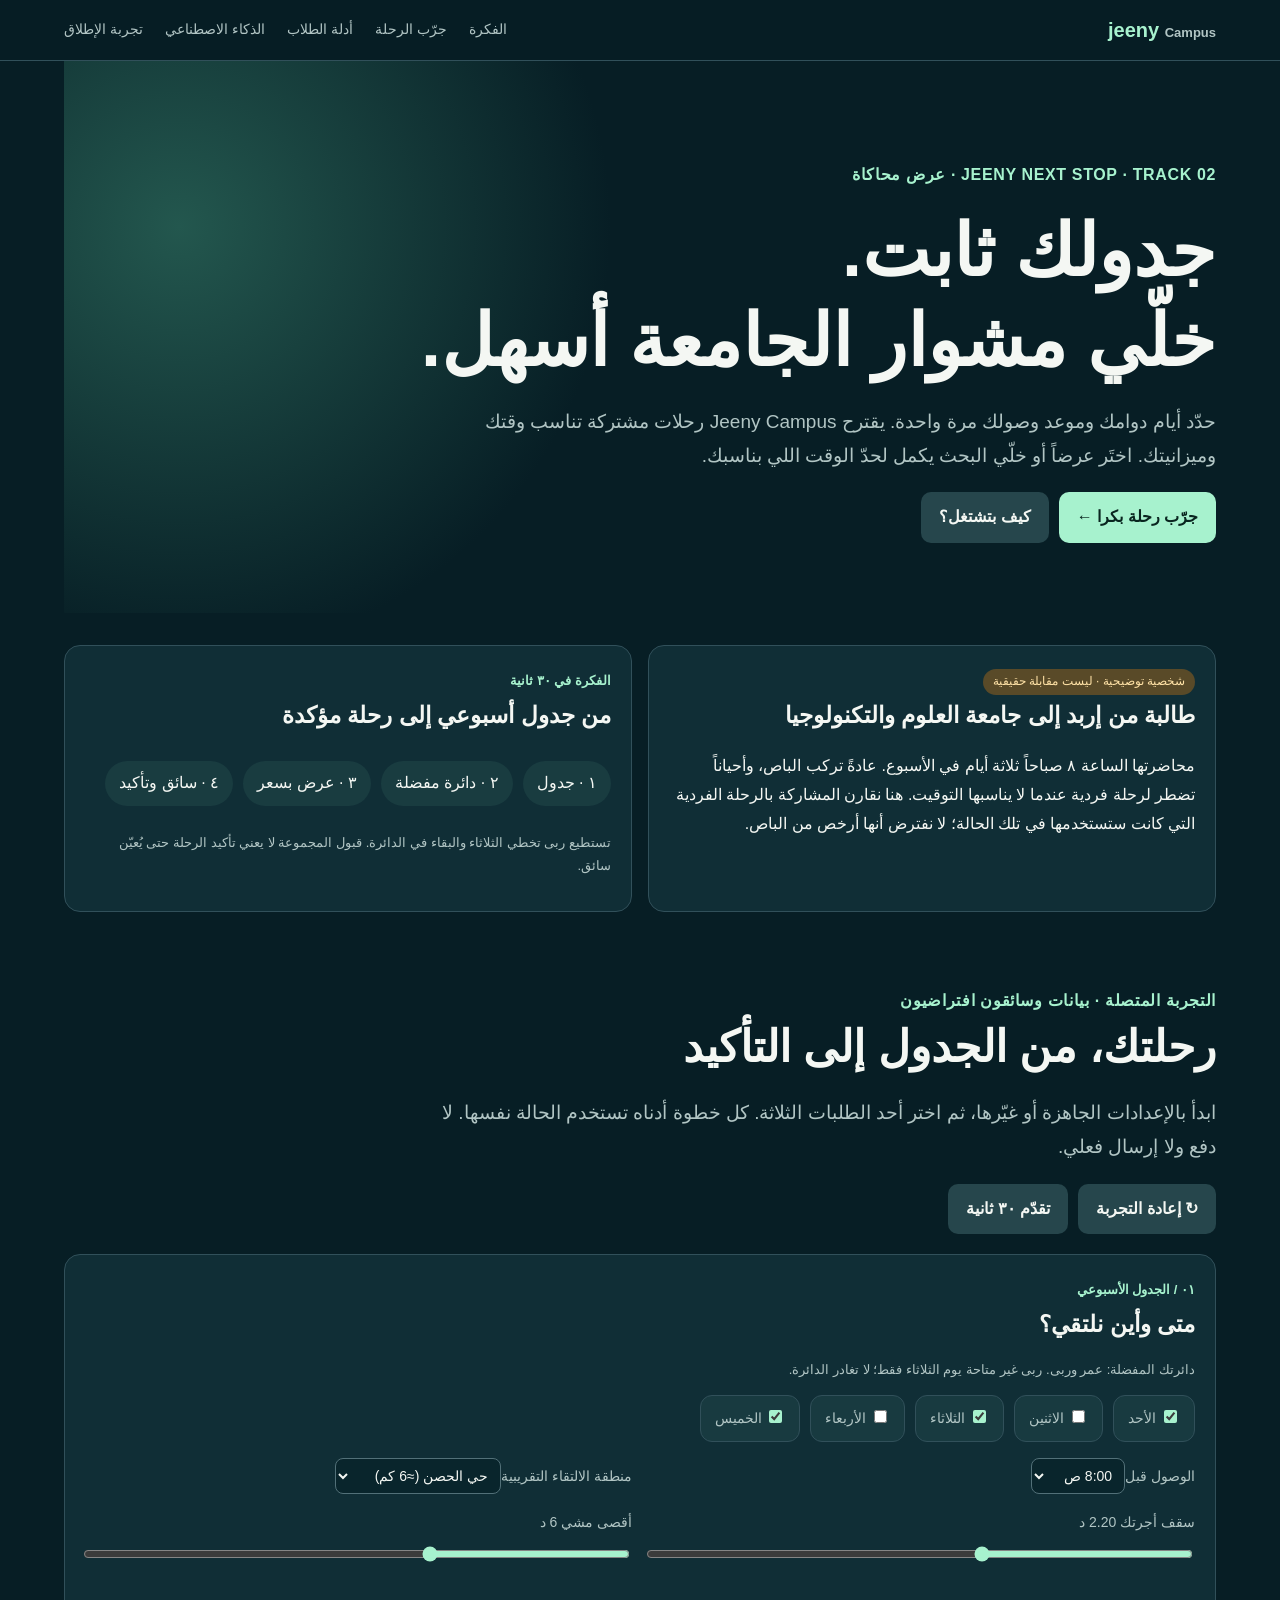
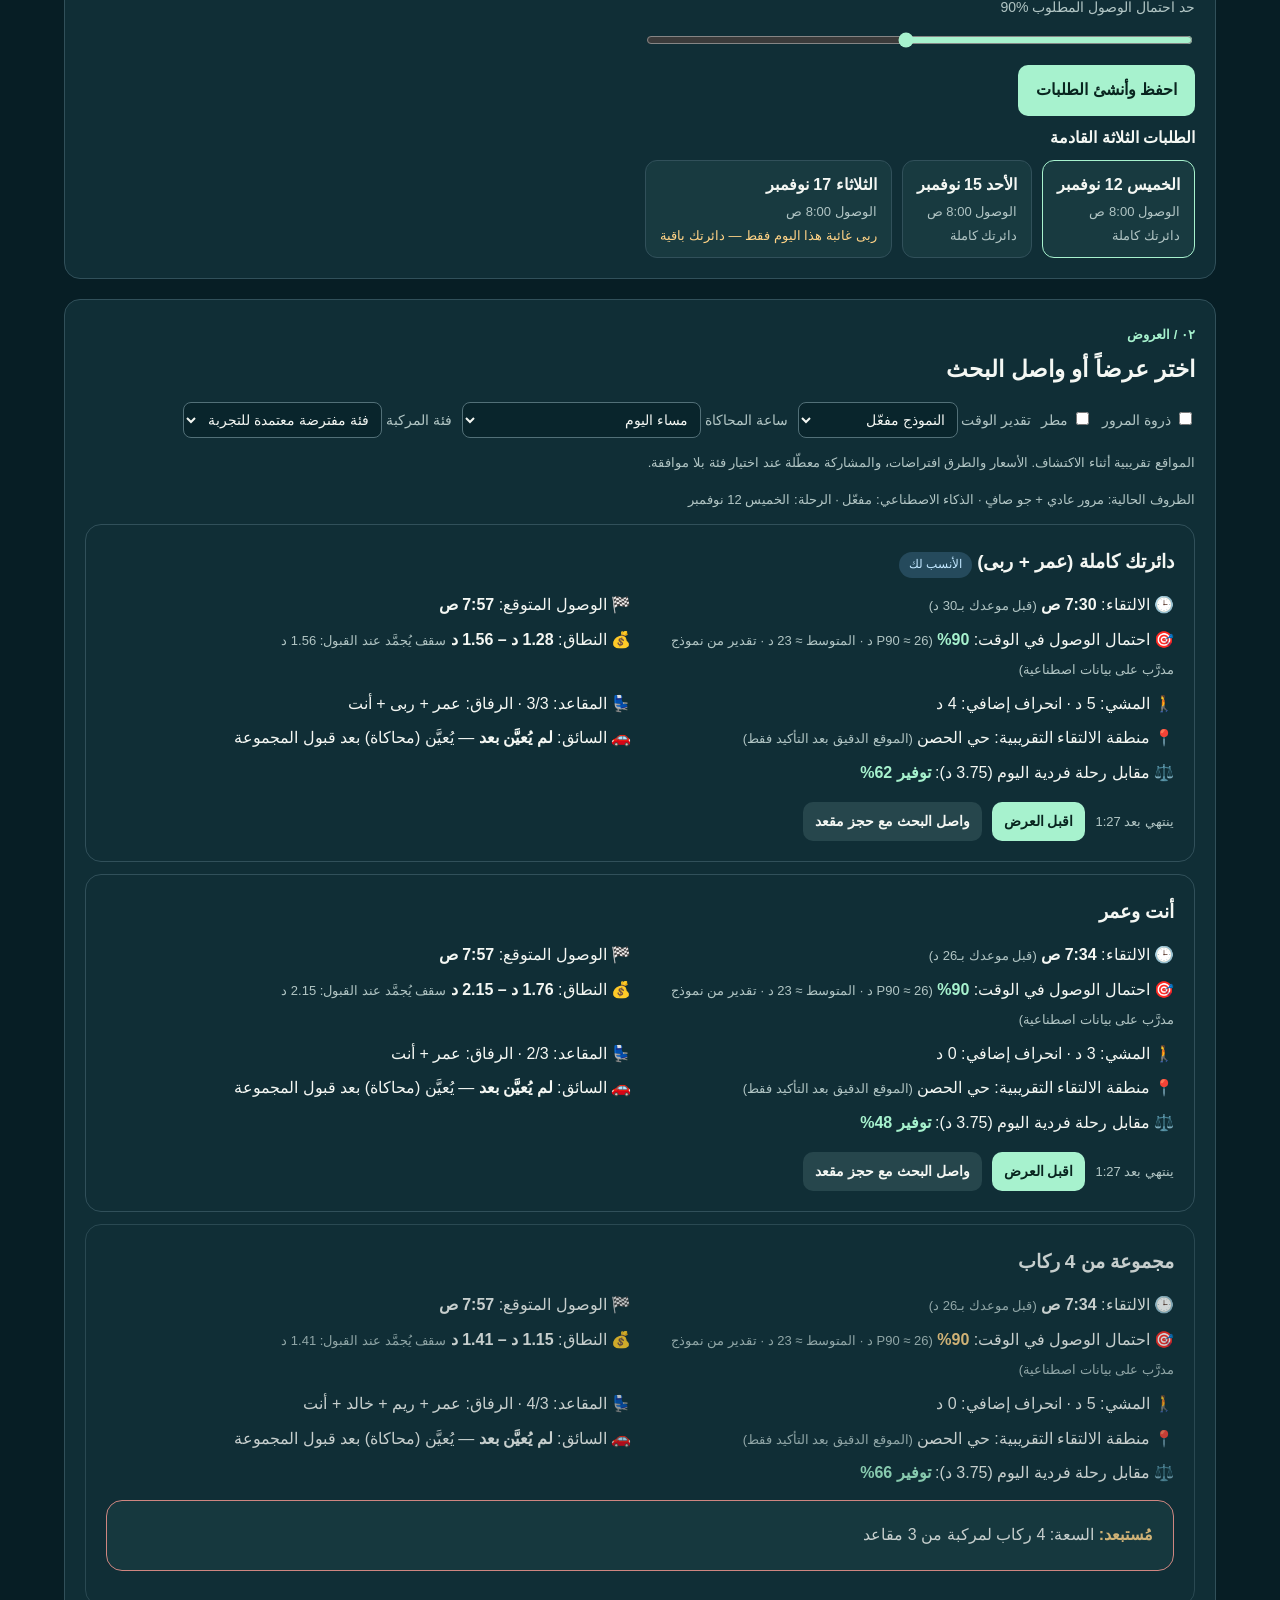
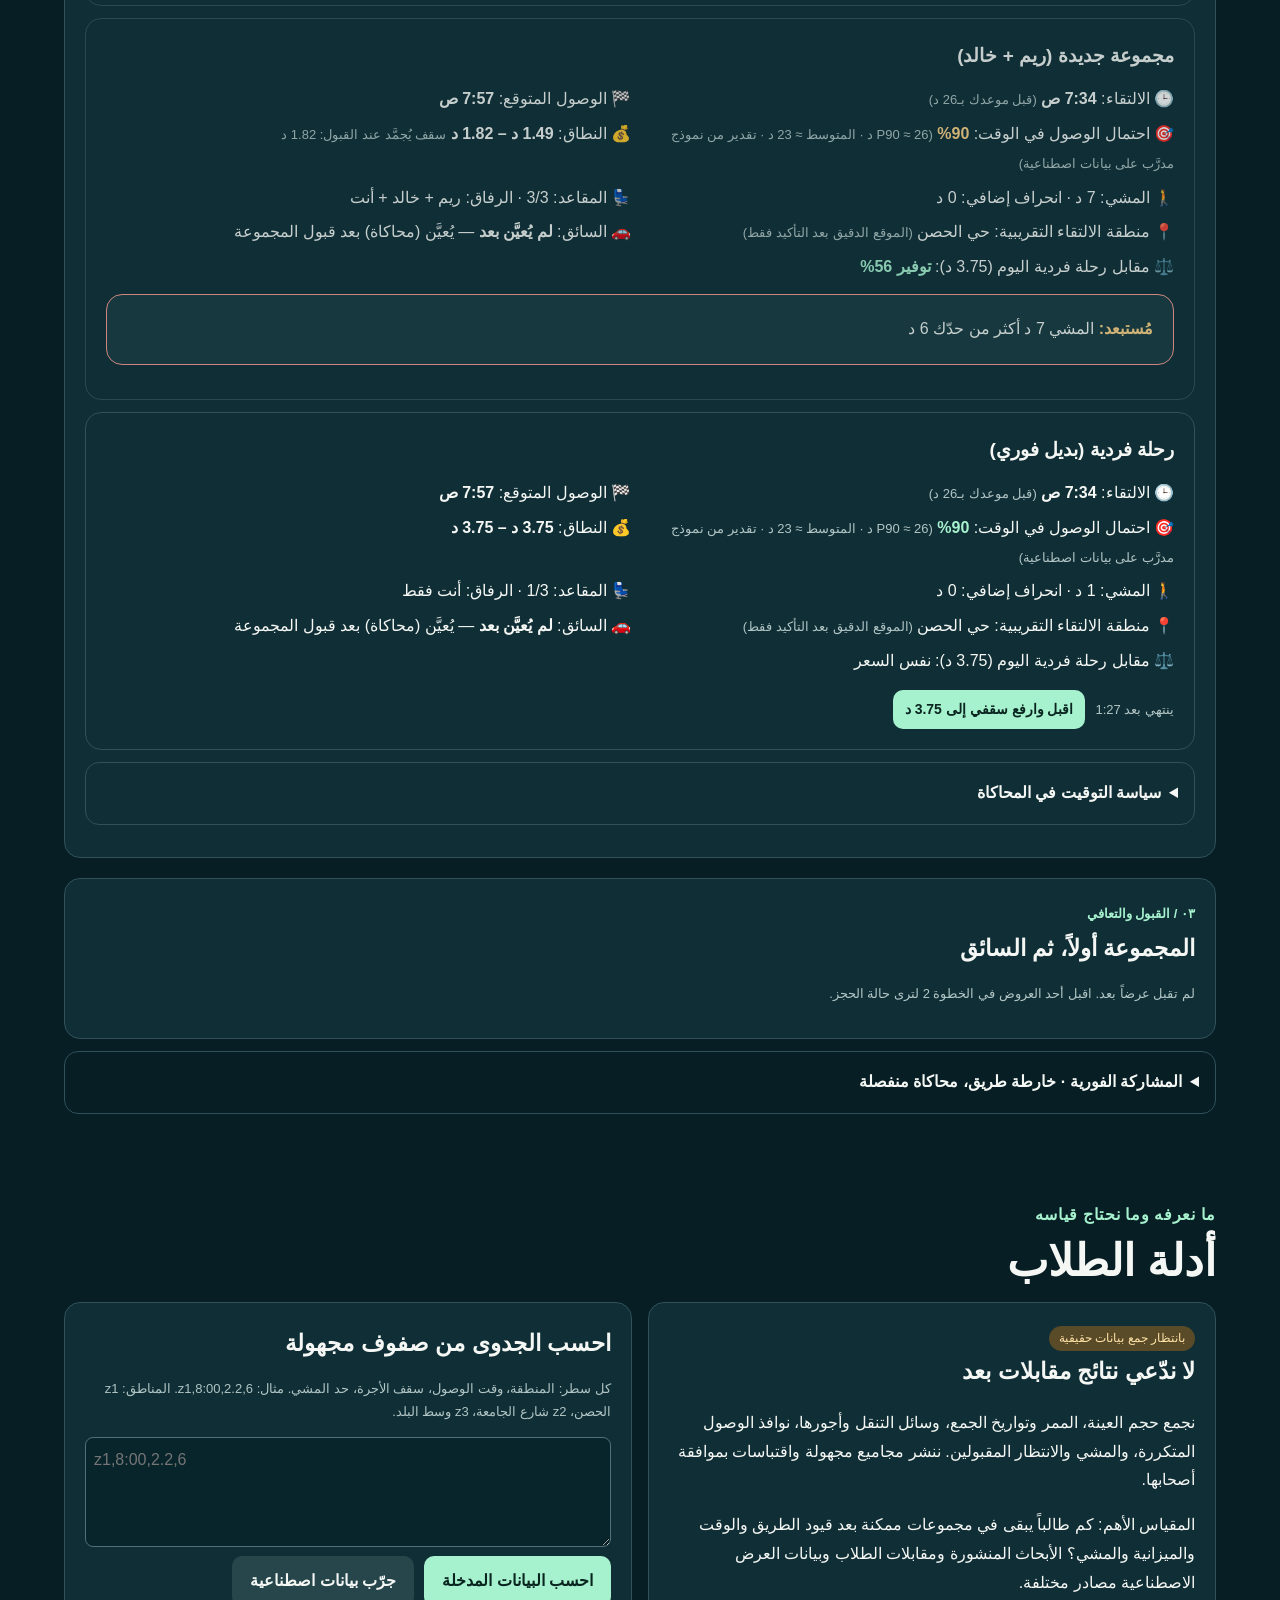
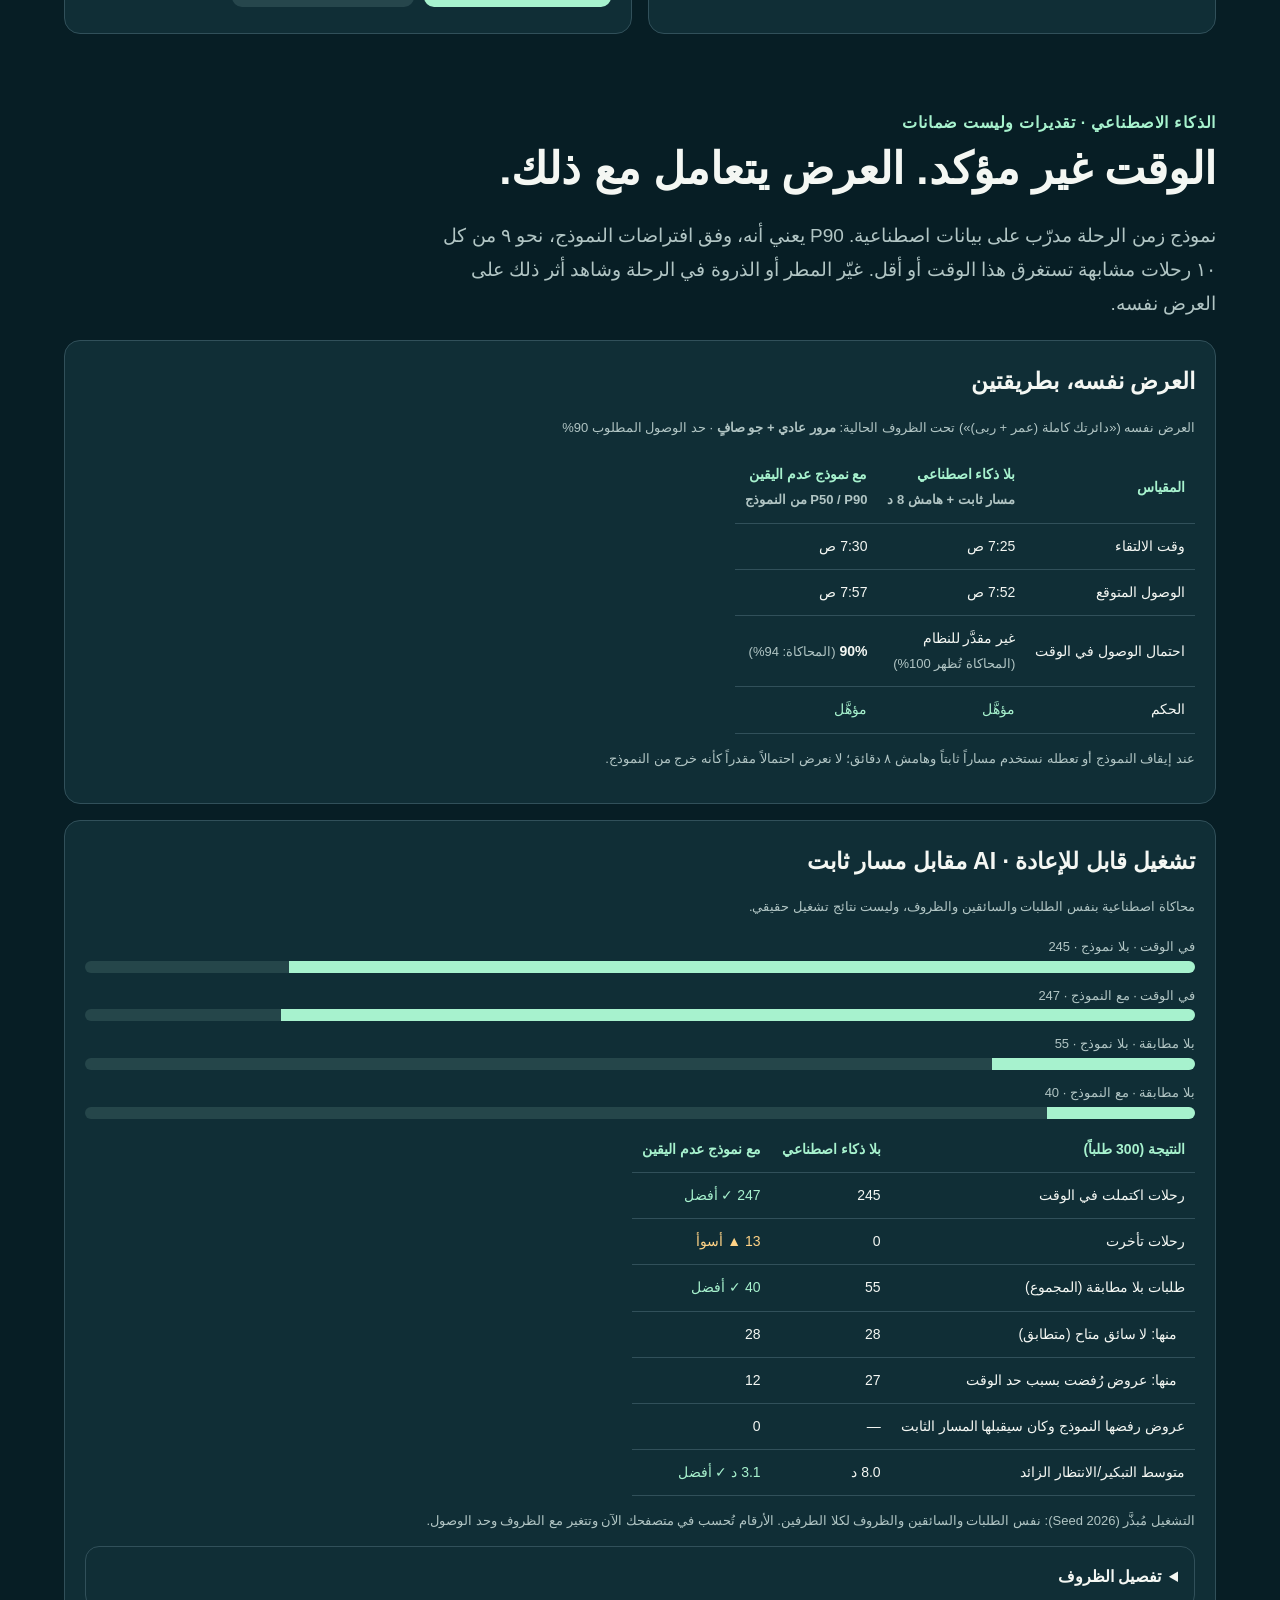
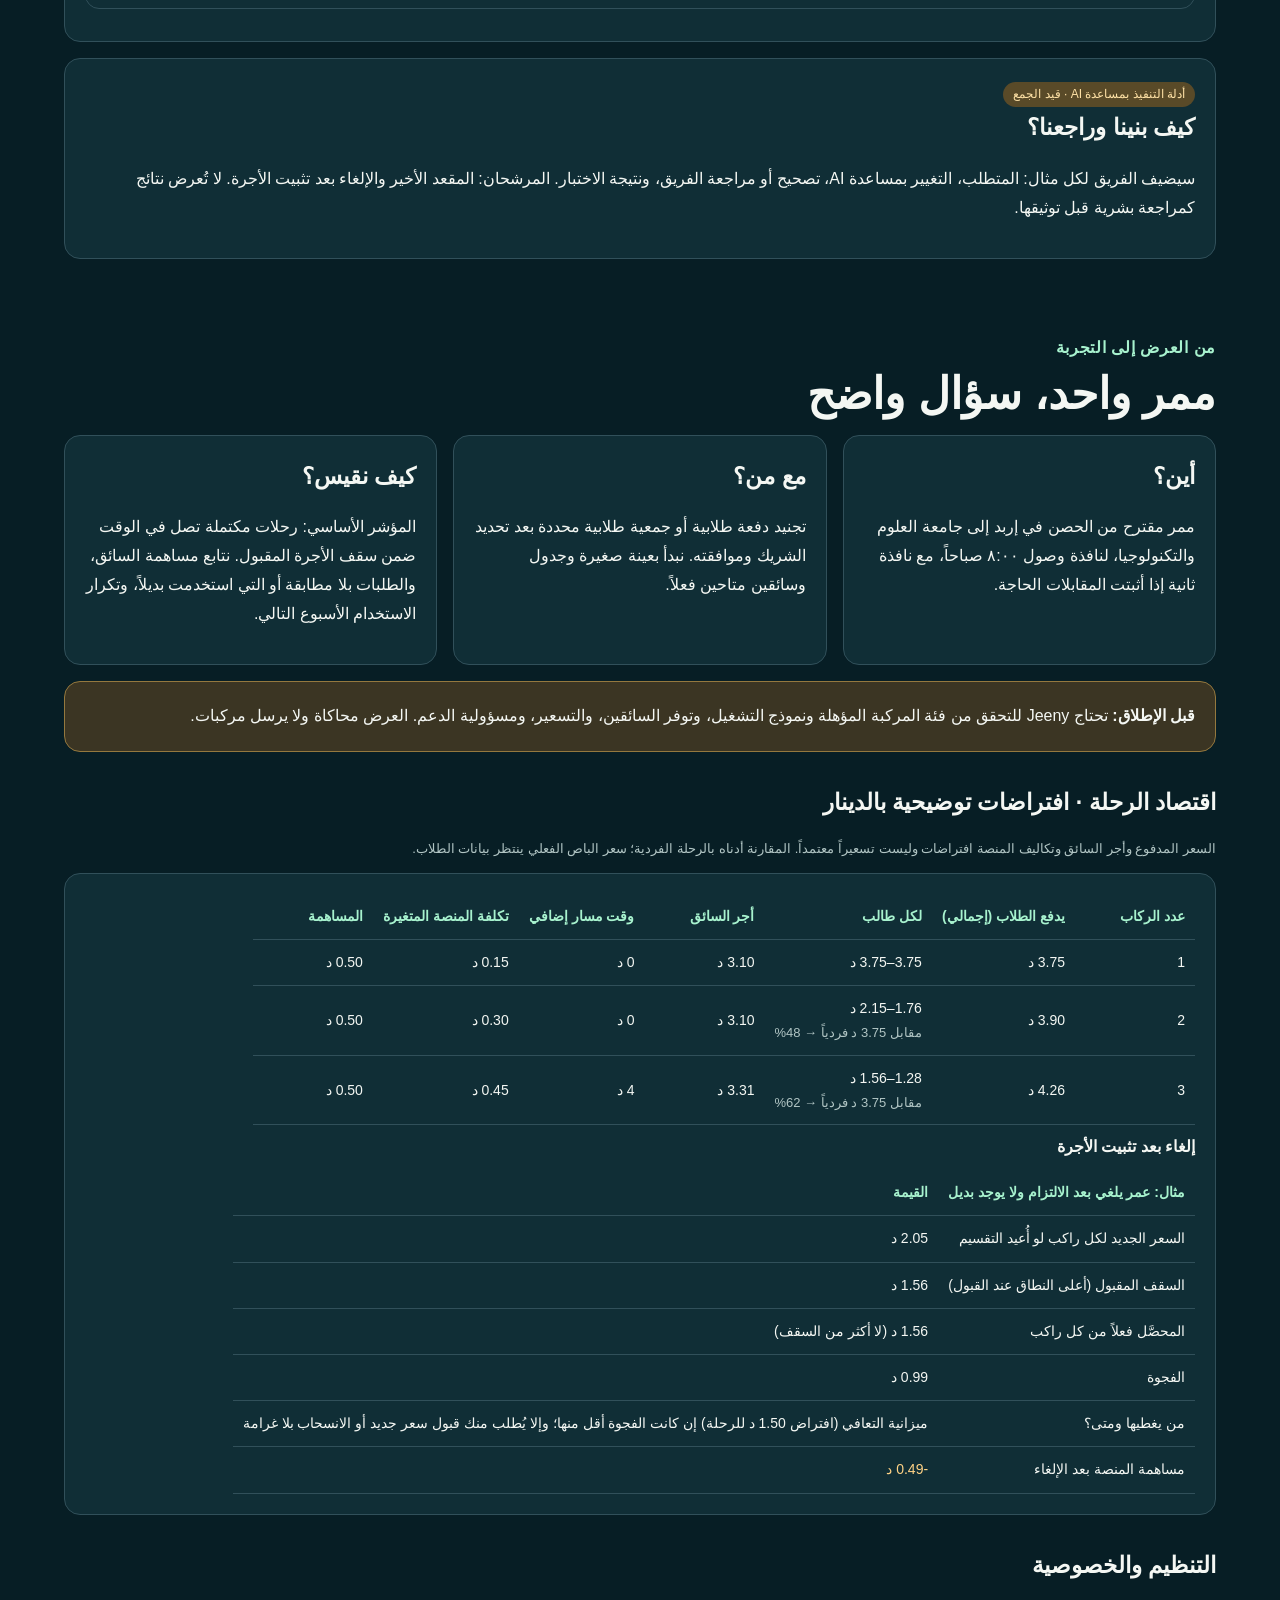
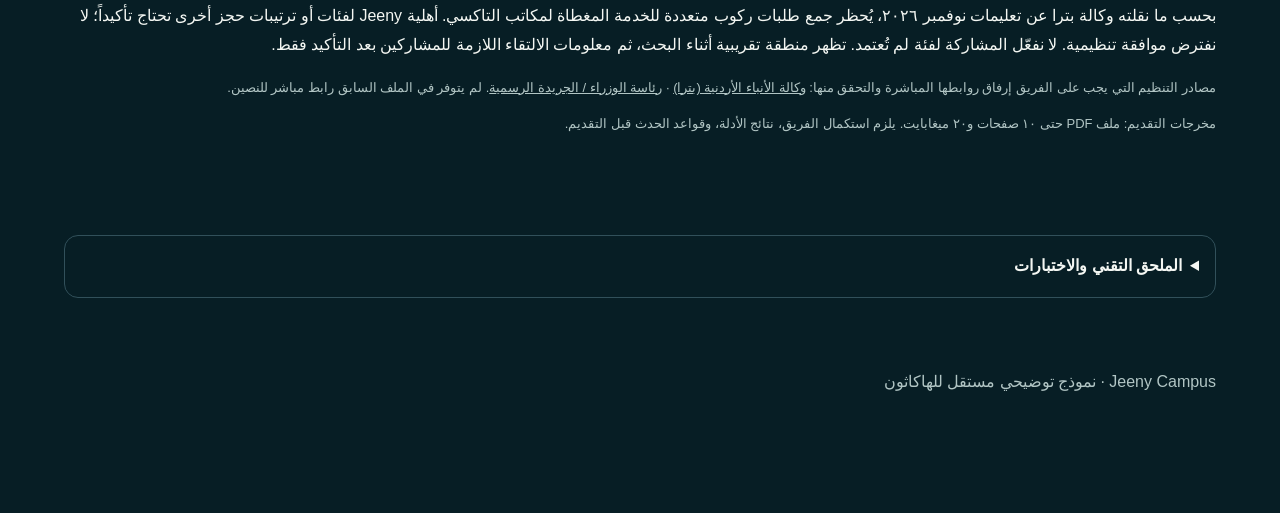
<file: jeeny-campus.html>
<!doctype html><html lang="ar" dir="rtl"><head><meta charset="utf-8"><meta name="viewport" content="width=device-width,initial-scale=1"><title>Jeeny Campus | رحلة الجامعة، أوضح وأسهل</title><style>
:root{--bg:#071e25;--card:#102e36;--line:#31505a;--text:#f4f7f3;--mute:#b1c5c4;--teal:#a7f2ce;--amber:#ffd386;--red:#ff9d94;--green:#a7f2ce;--blue:#9fd6fb}*{box-sizing:border-box}html{scroll-behavior:smooth}body{margin:0;background:var(--bg);color:var(--text);font:16px/1.8 Tahoma,Arial,sans-serif}a{color:inherit}nav{position:sticky;top:0;z-index:3;background:#071e25ed;backdrop-filter:blur(12px);border-bottom:1px solid var(--line)}.nav{max-width:1200px;margin:auto;display:flex;align-items:center;gap:22px;padding:12px 24px;overflow:auto;white-space:nowrap}.brand{font-size:20px;font-weight:bold;color:var(--teal);margin-left:auto}.nav a{text-decoration:none;font-size:14px;color:var(--mute)}main{max-width:1200px;margin:auto;padding:0 24px 100px}section{padding:75px 0 0;scroll-margin-top:75px}h1{font-size:clamp(38px,6vw,72px);line-height:1.25;max-width:850px;margin:16px 0}h2{font-size:clamp(28px,4vw,44px);line-height:1.4;margin:0 0 10px}h3{font-size:23px;margin:0 0 12px}h4{margin:8px 0}.eyebrow{color:var(--teal);font-weight:bold;letter-spacing:.04em}.lead{font-size:19px;color:var(--mute);max-width:780px}.hero{padding:100px 0 70px;background:radial-gradient(circle at 10% 30%,#23574e 0,transparent 39%)}.actions,.ctl,.chips{display:flex;gap:10px;flex-wrap:wrap;align-items:center}.btn,.nb,button{display:inline-block;background:var(--teal);color:#09251f;border:0;border-radius:10px;padding:11px 18px;font:inherit;font-weight:bold;cursor:pointer;text-decoration:none}.nb{font-size:14px;padding:7px 12px}.g{background:#26464c;color:var(--text)}.r{background:#5d3031;color:#ffe5e3}button:disabled{opacity:.4;cursor:not-allowed}.grid{display:grid;gap:16px}.g2{grid-template-columns:repeat(2,minmax(0,1fr))}.g3{grid-template-columns:repeat(3,minmax(0,1fr))}.card,.offer,.result,.alert{background:var(--card);border:1px solid var(--line);border-radius:16px;padding:20px}.offer{margin:12px 0}.offer.off{opacity:.8}.offer.acc{border-color:var(--teal)}.oh{font-size:19px;margin-bottom:12px}.oa{display:flex;gap:10px;align-items:center;flex-wrap:wrap;margin-top:14px}.result{margin:12px 0;background:#183b40}.alert{border-color:#94783e;background:#3b3523}.note,small{color:var(--mute);font-size:13px}.warn{color:var(--amber)}.ok{color:var(--green)}.big{font-size:30px;color:var(--teal);font-weight:bold}.pill{display:inline-block;border-radius:30px;padding:2px 10px;font-size:12px;background:#31565a;color:var(--teal)}.P1{background:#594a28;color:#ffe2a6}.P2{background:#254a5c;color:#c2e7ff}.chip{background:#183a40;border:1px solid var(--line);border-radius:12px;padding:10px 14px;cursor:pointer}.chip small{display:block}.chip.sel{border-color:var(--teal)}label{display:block;color:var(--mute);font-size:14px}input,select,textarea{font:inherit;color:var(--text);background:#09252c;border:1px solid #527078;border-radius:8px;padding:8px;max-width:100%}input[type=checkbox]{accent-color:#a7f2ce}input[type=range]{width:100%;accent-color:#a7f2ce}textarea{width:100%;min-height:110px;direction:ltr}table{width:100%;border-collapse:collapse;font-size:14px;display:block;overflow-x:auto}th,td{padding:10px;text-align:right;border-bottom:1px solid var(--line);min-width:120px}th{color:var(--teal)}.stps{display:flex;gap:10px;flex-wrap:wrap}.stp{padding:6px 12px;border-radius:30px;background:#29434a}.stp.d{color:var(--green)}.stp.b{color:var(--red)}details{border:1px solid var(--line);border-radius:14px;padding:16px;margin:12px 0}summary{cursor:pointer;font-weight:bold}.tr{padding:10px;border-bottom:1px solid var(--line)}.tr.f{color:var(--red)}.tr.p{color:var(--green)}iframe{width:100%;height:800px;border:0;background:white}.sep{height:1px;background:var(--line);margin:48px 0}.number{font-size:13px;color:var(--teal);font-weight:bold}.flow{display:flex;gap:10px;flex-wrap:wrap;margin:25px 0}.flow span{background:#193c40;padding:8px 14px;border-radius:30px}.footer{color:var(--mute);margin-top:70px}.tablewrap{overflow:auto}@media(max-width:700px){.g2,.g3{grid-template-columns:1fr}.hero{padding:65px 0 35px}.nav{gap:15px;padding:10px 16px}.brand{position:sticky;right:0;background:#071e25}main{padding:0 16px 70px}section{padding-top:55px}.lead{font-size:17px}}
</style></head><body><nav><div class="nav"><div class="brand">jeeny <small>Campus</small></div><a href="#idea">الفكرة</a><a href="#journey">جرّب الرحلة</a><a href="#evidence">أدلة الطلاب</a><a href="#ai">الذكاء الاصطناعي</a><a href="#pilot">تجربة الإطلاق</a></div></nav><main>
<section class="hero" id="idea"><div class="eyebrow">JEENY NEXT STOP · TRACK 02 · عرض محاكاة</div><h1>جدولك ثابت.<br>خلّي مشوار الجامعة أسهل.</h1><p class="lead">حدّد أيام دوامك وموعد وصولك مرة واحدة. يقترح Jeeny Campus رحلات مشتركة تناسب وقتك وميزانيتك. اختَر عرضاً أو خلّي البحث يكمل لحدّ الوقت اللي بناسبك.</p><div class="actions"><a class="btn" href="#journey">جرّب رحلة بكرا ←</a><a class="btn g" href="#how">كيف بتشتغل؟</a></div></section>
<div class="grid g2" style="margin-top:32px"><div class="card"><span class="pill P1">شخصية توضيحية · ليست مقابلة حقيقية</span><h3>طالبة من إربد إلى جامعة العلوم والتكنولوجيا</h3><p>محاضرتها الساعة ٨ صباحاً ثلاثة أيام في الأسبوع. عادةً تركب الباص، وأحياناً تضطر لرحلة فردية عندما لا يناسبها التوقيت. هنا نقارن المشاركة بالرحلة الفردية التي كانت ستستخدمها في تلك الحالة؛ لا نفترض أنها أرخص من الباص.</p></div><div class="card" id="how"><span class="number">الفكرة في ٣٠ ثانية</span><h3>من جدول أسبوعي إلى رحلة مؤكدة</h3><div class="flow"><span>١ · جدول</span><span>٢ · دائرة مفضلة</span><span>٣ · عرض بسعر</span><span>٤ · سائق وتأكيد</span></div><p class="note">تستطيع ربى تخطي الثلاثاء والبقاء في الدائرة. قبول المجموعة لا يعني تأكيد الرحلة حتى يُعيّن سائق.</p></div></div>
<section id="journey"><span class="eyebrow">التجربة المتصلة · بيانات وسائقون افتراضيون</span><h2>رحلتك، من الجدول إلى التأكيد</h2><p class="lead">ابدأ بالإعدادات الجاهزة أو غيّرها، ثم اختر أحد الطلبات الثلاثة. كل خطوة أدناه تستخدم الحالة نفسها. لا دفع ولا إرسال فعلي.</p><div class="actions"><button id="jReset" class="g">↻ إعادة التجربة</button><button id="jFast2" class="g">تقدّم ٣٠ ثانية</button></div><div id="jFlash" class="alert" style="display:none" role="status"></div>
<div class="card" style="margin-top:20px"><span class="number">٠١ / الجدول الأسبوعي</span><h3>متى وأين نلتقي؟</h3><p class="note">دائرتك المفضلة: عمر وربى. ربى غير متاحة يوم الثلاثاء فقط؛ لا تغادر الدائرة.</p><div id="jDays" class="chips"></div><div class="grid g2" style="margin-top:16px"><label>الوصول قبل<select id="jArrive"></select></label><label>منطقة الالتقاء التقريبية<select id="jZone"></select></label><label>سقف أجرتك <output id="jCapO"></output><input id="jCap" type="range" min="0.5" max="5" step="0.1"></label><label>أقصى مشي <output id="jWalkO"></output><input id="jWalk" type="range" min="1" max="15" step="1"></label><label>حد احتمال الوصول المطلوب <output id="jThrO"></output><input id="jThr" type="range" min="80" max="99" step="1"></label></div><button id="jSave">احفظ وأنشئ الطلبات</button><div id="jSaveMsg" class="ok" role="status"></div><h4>الطلبات الثلاثة القادمة</h4><div id="jReqs" class="chips"></div></div>
<div class="card" style="margin-top:20px"><span class="number">٠٢ / العروض</span><h3>اختر عرضاً أو واصل البحث</h3><div class="ctl"><label><input type="checkbox" data-bind="cond.pk"> ذروة المرور</label><label><input type="checkbox" data-bind="cond.rn"> مطر</label><label>تقدير الوقت <select data-bind="ai"><option value="on">النموذج مفعّل</option><option value="off">النموذج معطّل</option><option value="down">محاكاة تعطل النموذج</option></select></label><label>ساعة المحاكاة <select data-bind="clock"><option value="eve">مساء اليوم</option><option value="pre">صباح الرحلة: ما زال الإرسال ممكناً</option><option value="late">صباح الرحلة: فات وقت الإرسال</option></select></label><label>فئة المركبة <select data-bind="vehicle"><option value="1">فئة مفترضة معتمدة للتجربة</option><option value="0">فئة دون موافقة للمشاركة</option></select></label></div><p class="note">المواقع تقريبية أثناء الاكتشاف. الأسعار والطرق افتراضات، والمشاركة معطّلة عند اختيار فئة بلا موافقة.</p><div id="jOffers"></div><div id="jSearch" class="result" style="display:none"></div><details><summary>سياسة التوقيت في المحاكاة</summary><div id="jPolicy"></div></details></div>
<div class="card" style="margin-top:20px"><span class="number">٠٣ / القبول والتعافي</span><h3>المجموعة أولاً، ثم السائق</h3><div id="jRide"></div></div>
<details><summary>المشاركة الفورية · خارطة طريق، محاكاة منفصلة</summary><p>بموافقة الطالب ننتظر حتى ١٥ دقيقة، ونخرج مبكراً إذا تطلّب موعد الوصول ذلك؛ البديل رحلة فردية بموافقته.</p><label>الانتظار الذي أوافق عليه <output id="jIpOptO"></output><input id="jIpOpt" type="range" min="0" max="15" value="15"></label><label>الوقت المتبقي للوصول <output id="jIpLeftO"></output><input id="jIpLeft" type="range" min="10" max="90" value="45"></label><div id="jIpOut"></div></details></section>
<section id="evidence"><span class="eyebrow">ما نعرفه وما نحتاج قياسه</span><h2>أدلة الطلاب</h2><div class="grid g2"><div class="card"><span class="pill P1">بانتظار جمع بيانات حقيقية</span><h3>لا ندّعي نتائج مقابلات بعد</h3><p>نجمع حجم العينة، الممر وتواريخ الجمع، وسائل التنقل وأجورها، نوافذ الوصول المتكررة، والمشي والانتظار المقبولين. ننشر مجاميع مجهولة واقتباسات بموافقة أصحابها.</p><p>المقياس الأهم: كم طالباً يبقى في مجموعات ممكنة بعد قيود الطريق والوقت والميزانية والمشي؟ الأبحاث المنشورة ومقابلات الطلاب وبيانات العرض الاصطناعية مصادر مختلفة.</p></div><div class="card"><h3>احسب الجدوى من صفوف مجهولة</h3><p class="note">كل سطر: المنطقة، وقت الوصول، سقف الأجرة، حد المشي. مثال: z1,8:00,2.2,6. المناطق: z1 الحصن، z2 شارع الجامعة، z3 وسط البلد.</p><textarea id="evCsv" placeholder="z1,8:00,2.2,6"></textarea><div class="actions"><button id="evCalc">احسب البيانات المدخلة</button><button id="evSynth" class="g">جرّب بيانات اصطناعية</button></div><div id="evOut"></div></div></div></section>
<section id="ai"><span class="eyebrow">الذكاء الاصطناعي · تقديرات وليست ضمانات</span><h2>الوقت غير مؤكد. العرض يتعامل مع ذلك.</h2><p class="lead">نموذج زمن الرحلة مدرّب على بيانات اصطناعية. P90 يعني أنه، وفق افتراضات النموذج، نحو ٩ من كل ١٠ رحلات مشابهة تستغرق هذا الوقت أو أقل. غيّر المطر أو الذروة في الرحلة وشاهد أثر ذلك على العرض نفسه.</p><div class="card"><h3>العرض نفسه، بطريقتين</h3><div id="jAiCmp"></div><p class="note">عند إيقاف النموذج أو تعطله نستخدم مساراً ثابتاً وهامش ٨ دقائق؛ لا نعرض احتمالاً مقدراً كأنه خرج من النموذج.</p></div><div class="card" style="margin-top:16px"><h3>تشغيل قابل للإعادة · AI مقابل مسار ثابت</h3><p class="note">محاكاة اصطناعية بنفس الطلبات والسائقين والظروف، وليست نتائج تشغيل حقيقي.</p><div id="jBench"></div><details><summary>تفصيل الظروف</summary><div id="jBenchMx"></div></details></div><div class="card" style="margin-top:16px"><span class="pill P1">أدلة التنفيذ بمساعدة AI · قيد الجمع</span><h3>كيف بنينا وراجعنا؟</h3><p>سيضيف الفريق لكل مثال: المتطلب، التغيير بمساعدة AI، تصحيح أو مراجعة الفريق، ونتيجة الاختبار. المرشحان: المقعد الأخير والإلغاء بعد تثبيت الأجرة. لا تُعرض نتائج كمراجعة بشرية قبل توثيقها.</p></div></section>
<section id="pilot"><span class="eyebrow">من العرض إلى التجربة</span><h2>ممر واحد، سؤال واضح</h2><div class="grid g3"><div class="card"><h3>أين؟</h3><p>ممر مقترح من الحصن في إربد إلى جامعة العلوم والتكنولوجيا، لنافذة وصول ٨:٠٠ صباحاً، مع نافذة ثانية إذا أثبتت المقابلات الحاجة.</p></div><div class="card"><h3>مع من؟</h3><p>تجنيد دفعة طلابية أو جمعية طلابية محددة بعد تحديد الشريك وموافقته. نبدأ بعينة صغيرة وجدول وسائقين متاحين فعلاً.</p></div><div class="card"><h3>كيف نقيس؟</h3><p>المؤشر الأساسي: رحلات مكتملة تصل في الوقت ضمن سقف الأجرة المقبول. نتابع مساهمة السائق، والطلبات بلا مطابقة أو التي استخدمت بديلاً، وتكرار الاستخدام الأسبوع التالي.</p></div></div><div class="alert" style="margin-top:16px"><b>قبل الإطلاق:</b> تحتاج Jeeny للتحقق من فئة المركبة المؤهلة ونموذج التشغيل، وتوفر السائقين، والتسعير، ومسؤولية الدعم. العرض محاكاة ولا يرسل مركبات.</div><h3 style="margin-top:30px">اقتصاد الرحلة · افتراضات توضيحية بالدينار</h3><p class="note">السعر المدفوع وأجر السائق وتكاليف المنصة افتراضات وليست تسعيراً معتمداً. المقارنة أدناه بالرحلة الفردية؛ سعر الباص الفعلي ينتظر بيانات الطلاب.</p><div class="card"><div id="jEcon"></div><h4>إلغاء بعد تثبيت الأجرة</h4><div id="jEconCancel"></div></div><h3 style="margin-top:30px">التنظيم والخصوصية</h3><p>بحسب ما نقلته وكالة بترا عن تعليمات نوفمبر ٢٠٢٦، يُحظر جمع طلبات ركوب متعددة للخدمة المغطاة لمكاتب التاكسي. أهلية Jeeny لفئات أو ترتيبات حجز أخرى تحتاج تأكيداً؛ لا نفترض موافقة تنظيمية. لا نفعّل المشاركة لفئة لم تُعتمد. تظهر منطقة تقريبية أثناء البحث، ثم معلومات الالتقاء اللازمة للمشاركين بعد التأكيد فقط.</p><p class="note">مصادر التنظيم التي يجب على الفريق إرفاق روابطها المباشرة والتحقق منها: <a href="https://petra.gov.jo/" target="_blank" rel="noopener">وكالة الأنباء الأردنية (بترا)</a> · <a href="https://pm.gov.jo/" target="_blank" rel="noopener">رئاسة الوزراء / الجريدة الرسمية</a>. لم يتوفر في الملف السابق رابط مباشر للنصين.</p><p class="note">مخرجات التقديم: ملف PDF حتى ١٠ صفحات و٢٠ ميغابايت. يلزم استكمال الفريق، نتائج الأدلة، وقواعد الحدث قبل التقديم.</p></section>
<section><details><summary>الملحق التقني والاختبارات</summary><p>محرك العرض يعمل في المتصفح فقط؛ اختبار المقعد الأخير يثبت ترتيب عمليتين في مخزن محلي واحد، ولا يثبت سلامة التزامن على خادم متعدد المستخدمين.</p><div class="actions"><button id="jTestAll">شغّل كل السيناريوهات</button><button data-test="expired" class="g">انتهاء العرض</button><button data-test="cap" class="g">فوق الميزانية</button><button data-test="seat" class="g">المقعد الأخير</button><button data-test="nodriver" class="g">بلا سائق</button><button data-test="dlost" class="g">إلغاء السائق</button><button data-test="cancel" class="g">إلغاء الراكب</button><button data-test="dispatch" class="g">وقت الإرسال</button><button data-test="vehicle" class="g">فئة غير معتمدة</button></div><div id="jTests"></div><h3>نماذج أخرى قيد البحث</h3><p>قد يفيد توقع الطلب في التخطيط لتوفر السائقين. وقد يُستخدم توقع الإلغاء لتذكير مناسب أو إعداد قائمة انتظار، دون تغيير شروط راكب تلقائياً. كلاهما أفكار بحثية وليسا جزءاً من الرحلة المعروضة.</p><details><summary>الأرشيف الأصلي: المعمارية، الحالات، سجل القرارات والملاحظات</summary><p class="note">احتفظنا بالصفحة الأصلية كاملة؛ ملاحظات المتصفح تبقى في التخزين المحلي نفسه.</p><iframe title="الأرشيف التقني الأصلي" srcdoc="&lt;!DOCTYPE html&gt;
&lt;html lang=&quot;ar&quot; dir=&quot;rtl&quot;&gt;
&lt;head&gt;
&lt;meta charset=&quot;utf-8&quot;&gt;
&lt;meta name=&quot;viewport&quot; content=&quot;width=device-width,initial-scale=1&quot;&gt;
&lt;title&gt;Jeeny Campus — الشرح الكامل للمشروع&lt;/title&gt;
&lt;style&gt;
:root{
  --bg:#0b1220;--bg2:#111a2e;--card:#16213a;--line:#25335a;--text:#e8edf7;--mute:#9fb0d0;
  --teal:#2dd4bf;--blue:#60a5fa;--amber:#fbbf24;--red:#f87171;--green:#4ade80;--violet:#a78bfa;
}
*{box-sizing:border-box;margin:0;padding:0}
html{scroll-behavior:smooth}
body{font-family:&quot;Geeza Pro&quot;,&quot;Segoe UI&quot;,Tahoma,&quot;Noto Naskh Arabic&quot;,sans-serif;background:var(--bg);color:var(--text);line-height:1.9;font-size:17px}
a{color:inherit}
.layout{display:flex;min-height:100vh}
nav{position:fixed;top:0;right:0;width:250px;height:100vh;background:var(--bg2);border-left:1px solid var(--line);padding:20px 14px;overflow-y:auto;z-index:20}
nav .logo{font-weight:800;font-size:20px;color:var(--teal);margin-bottom:14px;padding:0 8px}
nav a{display:block;text-decoration:none;color:var(--mute);padding:6px 10px;border-radius:8px;font-size:14.5px;line-height:1.5;margin-bottom:2px}
nav a:hover,nav a.active{background:var(--card);color:var(--teal)}
main{margin-right:250px;width:calc(100% - 250px);max-width:1100px;padding:0 36px 80px}
section{padding:56px 0 8px;scroll-margin-top:10px}
h1{font-size:44px;line-height:1.4}
h2{font-size:30px;margin-bottom:6px}
h2 .n{display:inline-grid;place-items:center;width:42px;height:42px;border-radius:12px;background:var(--teal);color:#06231f;font-size:20px;margin-left:10px;vertical-align:middle}
h3{font-size:19px;margin:18px 0 8px}
.lead{color:var(--mute);margin-bottom:22px;font-size:17px}
.hero{padding:70px 0 30px;border-bottom:1px solid var(--line)}
.hero .tag{color:var(--teal);font-weight:700;letter-spacing:.5px}
.hero p{font-size:19px;color:var(--mute);max-width:820px;margin-top:14px}
.quote{border-right:4px solid var(--teal);background:var(--card);padding:16px 20px;border-radius:12px;margin:22px 0;font-size:18px}
.grid{display:grid;gap:14px}
.g2{grid-template-columns:repeat(2,1fr)}.g3{grid-template-columns:repeat(3,1fr)}.g5{grid-template-columns:repeat(5,1fr)}
@media(max-width:1000px){nav{display:none}main{margin:0;width:100%;padding:0 18px 60px}.g2,.g3,.g5{grid-template-columns:1fr}h1{font-size:32px}}
.card{background:var(--card);border:1px solid var(--line);border-radius:16px;padding:18px}
.card h4{font-size:17px;margin-bottom:4px;color:var(--teal)}
.card p,.card li{color:var(--mute);font-size:15.5px;line-height:1.8}
.card .eg{margin-top:8px;font-size:14px;color:var(--amber)}
.big{font-size:32px;font-weight:800;color:var(--teal)}
.alert{background:#3a2a0b;border:1px solid #92650f;color:#fde7b0;border-radius:14px;padding:18px 22px}
.alert b{color:var(--amber)}
.pill{display:inline-block;padding:1px 10px;border-radius:99px;font-size:13px;font-weight:700}
.P0{background:#5c1d1d;color:#fecaca}.P1{background:#5c4413;color:#fde68a}.P2{background:#173a5c;color:#bfdbfe}
table{width:100%;border-collapse:collapse;background:var(--card);border-radius:14px;overflow:hidden;font-size:15px}
th,td{padding:10px 14px;text-align:right;border-bottom:1px solid var(--line);vertical-align:top}
th{background:#1b2a4d;color:var(--teal);font-weight:700}
tr:last-child td{border-bottom:0}
.tabs{display:flex;flex-wrap:wrap;gap:8px;margin-bottom:14px}
.tab{background:var(--card);border:1px solid var(--line);color:var(--mute);padding:8px 14px;border-radius:99px;cursor:pointer;font:inherit;font-size:14.5px}
.tab.on{background:var(--teal);color:#06231f;border-color:var(--teal);font-weight:700}
.panel{background:var(--card);border:1px solid var(--line);border-radius:16px;padding:22px}
.panel h4{color:var(--teal);font-size:20px;margin-bottom:6px}
.kv{display:grid;grid-template-columns:110px 1fr;gap:6px 12px;margin-top:10px;font-size:15.5px}
.kv b{color:var(--amber)}
.warn{color:var(--red);font-weight:700}
.ok{color:var(--green);font-weight:700}
svg{max-width:100%;height:auto}
svg text{font-family:inherit}
.flow{display:flex;flex-direction:column;gap:0}
.stage{display:flex;gap:14px;align-items:flex-start;position:relative;padding-bottom:18px}
.stage:not(:last-child)::before{content:&quot;&quot;;position:absolute;right:21px;top:44px;bottom:0;width:2px;background:var(--line)}
.stage .dot{flex:none;width:44px;height:44px;border-radius:50%;background:var(--blue);color:#05172e;font-weight:800;display:grid;place-items:center;z-index:1}
.stage .body{background:var(--card);border:1px solid var(--line);border-radius:14px;padding:12px 16px;flex:1}
.stage h4{color:var(--blue)}
.formula{direction:ltr;text-align:center;font-family:ui-monospace,Menlo,monospace;background:#0a1020;border:1px dashed var(--line);border-radius:10px;padding:10px;margin:10px 0;color:var(--amber);font-size:15px;overflow-x:auto}
.sl{display:flex;align-items:center;gap:12px;margin:10px 0}
.sl label{min-width:150px;color:var(--mute);font-size:15px}
.sl output{min-width:70px;color:var(--teal);font-weight:700;direction:ltr;text-align:left}
input[type=range]{flex:1;accent-color:var(--teal)}
.chips{display:flex;flex-wrap:wrap;gap:8px;margin:8px 0}
.chip{padding:8px 14px;border-radius:12px;border:2px solid var(--line);background:#0e172b;cursor:pointer;user-select:none;font-size:14.5px;line-height:1.6}
.chip.sel{border-color:var(--teal);background:#0f3a3a}
.chip small{display:block;color:var(--mute)}
.result{margin-top:12px;padding:14px;border-radius:12px;background:#0a1020;border:1px solid var(--line)}
.bar{height:22px;border-radius:6px;display:flex;align-items:center;padding:0 8px;font-size:13px;color:#06101f;font-weight:700;white-space:nowrap}
.row{display:grid;grid-template-columns:200px 1fr;gap:10px;align-items:center;margin:7px 0;font-size:14.5px}
details{background:var(--card);border:1px solid var(--line);border-radius:12px;margin-bottom:8px;padding:12px 18px}
summary{cursor:pointer;font-weight:700;color:var(--text)}
details p{color:var(--mute);margin-top:8px}
details[open] summary{color:var(--teal)}
.inv{counter-reset:i}
.inv li{list-style:none;counter-increment:i;padding:10px 14px 10px 10px;background:var(--card);border:1px solid var(--line);border-radius:12px;margin-bottom:8px;display:flex;gap:12px;align-items:flex-start}
.inv li::before{content:counter(i);flex:none;width:28px;height:28px;border-radius:8px;background:var(--violet);color:#1b1040;font-weight:800;display:grid;place-items:center;font-size:14px}
.tl{display:flex;height:46px;border-radius:12px;overflow:hidden;margin:12px 0;direction:rtl}
.tl div{display:grid;place-items:center;color:#06101f;font-size:13px;font-weight:700;border-left:2px solid var(--bg)}
.sw{width:12px;height:12px;border-radius:3px;display:inline-block;margin-left:6px}
.legend{display:flex;gap:16px;flex-wrap:wrap;font-size:14px;color:var(--mute);margin:8px 0}
footer{margin-top:60px;padding-top:20px;border-top:1px solid var(--line);color:var(--mute);font-size:14px}
.note{font-size:13.5px;color:var(--mute);margin-top:8px}

/* ---- Notes manager ---- */
mark.nt{background:#fbbf2440;color:inherit;border-bottom:2px solid var(--amber);border-radius:3px;cursor:pointer;padding:0 1px}
mark.nt.done{background:#4ade8030;border-color:var(--green)}
mark.nt.flash{outline:3px solid var(--teal)}
#ntAdd{position:absolute;z-index:60;background:var(--teal);color:#06231f;border:0;border-radius:99px;padding:6px 14px;font:inherit;font-size:14px;font-weight:700;cursor:pointer;box-shadow:0 6px 20px #0008;display:none}
#ntPop{position:fixed;z-index:70;width:340px;max-width:92vw;background:var(--card);border:1px solid var(--teal);border-radius:14px;padding:14px;box-shadow:0 10px 40px #000a;display:none}
#ntPop q{display:block;color:var(--amber);font-size:14px;margin-bottom:8px;max-height:70px;overflow:auto}
#ntPop textarea,#ntPanel textarea{width:100%;min-height:90px;background:#0a1020;color:var(--text);border:1px solid var(--line);border-radius:10px;padding:8px;font:inherit;font-size:15px;resize:vertical}
.nb{background:var(--teal);color:#06231f;border:0;border-radius:8px;padding:6px 14px;font:inherit;font-size:14px;font-weight:700;cursor:pointer}
.nb.g{background:#25335a;color:var(--text)}.nb.r{background:#5c1d1d;color:#fecaca}
#ntFab{position:fixed;left:18px;bottom:18px;z-index:55;background:var(--amber);color:#2a1b00;border:0;border-radius:99px;padding:10px 18px;font:inherit;font-weight:800;cursor:pointer;box-shadow:0 6px 20px #0009}
#ntFab span{background:#2a1b00;color:var(--amber);border-radius:99px;padding:0 8px;margin-right:6px}
#ntPanel{position:fixed;left:0;top:0;height:100vh;width:380px;max-width:100vw;background:var(--bg2);border-right:1px solid var(--line);z-index:65;transform:translateX(-102%);transition:transform .25s;display:flex;flex-direction:column}
#ntPanel.open{transform:none}
#ntPanel header{padding:14px 16px;border-bottom:1px solid var(--line);display:flex;gap:8px;align-items:center;flex-wrap:wrap}
#ntPanel header b{font-size:18px;color:var(--amber);flex:1}
#ntList{overflow:auto;padding:12px;flex:1}
.ni{background:var(--card);border:1px solid var(--line);border-radius:12px;padding:10px 12px;margin-bottom:10px;border-right:4px solid var(--amber)}
.ni.done{border-right-color:var(--green);opacity:.7}
.ni .q{color:var(--amber);font-size:13.5px;cursor:pointer}
.ni .s{color:var(--mute);font-size:12.5px}
.ni p{white-space:pre-wrap;font-size:15px;margin:4px 0}
.ni .a{display:flex;gap:6px;flex-wrap:wrap;margin-top:6px}

&lt;/style&gt;
&lt;/head&gt;
&lt;body&gt;
&lt;div class=&quot;layout&quot;&gt;
&lt;nav id=&quot;nav&quot;&gt;&lt;div class=&quot;logo&quot;&gt;🚖 Jeeny Campus&lt;/div&gt;&lt;/nav&gt;
&lt;main&gt;

&lt;header class=&quot;hero&quot; id=&quot;top&quot; data-nav=&quot;الرئيسية&quot;&gt;
  &lt;div class=&quot;tag&quot;&gt;هاكاثون جيني · المواصلات والذكاء الاصطناعي · 27–28 نوفمبر 2026&lt;/div&gt;
  &lt;h1&gt;Jeeny Campus&lt;br&gt;نظام تنقّل جامعي ذكي&lt;/h1&gt;
  &lt;p&gt;نظام يخطط تلقائياً لرحلات الطلاب المتكررة، ويكوّن مجموعات ركوب متوافقة، ويحسّن المسار والسعر، ويتكيّف عندما تتغير الجداول أو الركاب.&lt;/p&gt;
  &lt;div class=&quot;quote&quot;&gt;الطالب يحدد &lt;b&gt;أين&lt;/b&gt; يجب أن يكون، و&lt;b&gt;متى&lt;/b&gt;، وميزانيته وتفضيلاته — و&lt;b&gt;جيني تتولى التخطيط&lt;/b&gt;.&lt;/div&gt;
  &lt;h3&gt;المشاكل الخمس التي يحلها المشروع معاً&lt;/h3&gt;
  &lt;div class=&quot;grid g5&quot; id=&quot;five&quot;&gt;&lt;/div&gt;
&lt;/header&gt;

&lt;section id=&quot;reg&quot; data-nav=&quot;تنبيه تنظيمي مهم&quot;&gt;
  &lt;h2&gt;&lt;span class=&quot;n&quot;&gt;!&lt;/span&gt;اكتشاف يجب التعامل معه أولاً&lt;/h2&gt;
  &lt;div class=&quot;alert&quot;&gt;
    &lt;b&gt;قيد تنظيمي محتمل:&lt;/b&gt; تقرير لوكالة بترا بتاريخ 5 نوفمبر 2026 عن قواعد جديدة لمكاتب التاكسي الأصفر العاملة عبر تطبيقات النقل يقول إنها &lt;b&gt;تمنع التقاط عدة ركاب منفصلين في رحلة واحدة&lt;/b&gt;، وتشمل أيضاً اشتراطات حول اعتماد الأجرة وخصوصية الركاب وترخيص المشغّلين.
    &lt;br&gt;&lt;br&gt;هذا &lt;b&gt;لا يثبت&lt;/b&gt; أن كل مركبات جيني أو كل أشكال المشاركة ممنوعة — ينبغي التأكد من جيني أو هيئة تنظيم النقل البري.
  &lt;/div&gt;
  &lt;div class=&quot;grid g3&quot; style=&quot;margin-top:14px&quot;&gt;
    &lt;div class=&quot;card&quot;&gt;&lt;h4&gt;❌ لا تقل&lt;/h4&gt;&lt;p&gt;إن مشاركة الركاب مسموحة قانونياً لكل مركبات جيني.&lt;/p&gt;&lt;/div&gt;
    &lt;div class=&quot;card&quot;&gt;&lt;h4&gt;✅ قل&lt;/h4&gt;&lt;p&gt;المشاركة الحية خاضعة لفئة المركبة والتصريح التنظيمي المعمول به.&lt;/p&gt;&lt;/div&gt;
    &lt;div class=&quot;card&quot;&gt;&lt;h4&gt;🛠 ابنِ&lt;/h4&gt;&lt;p&gt;نموذج مطابقة «واعٍ بالامتثال» يوضح كيف ستعمل المشاركة حيث تكون مسموحة.&lt;/p&gt;&lt;/div&gt;
  &lt;/div&gt;
  &lt;p class=&quot;note&quot;&gt;لماذا يهم؟ لأن حكّاماً من شركة نقل قد يهتمون بالجدوى بقدر اهتمامهم بالابتكار التقني. موضوع الهاكاثون (المواصلات والذكاء الاصطناعي) يتطابق مع مسار «تنقّل الطلاب اليومي».&lt;/p&gt;
&lt;/section&gt;

&lt;section id=&quot;model&quot; data-nav=&quot;1. النموذج المنتجي&quot;&gt;
  &lt;h2&gt;&lt;span class=&quot;n&quot;&gt;1&lt;/span&gt;النموذج المنتجي: ستة مفاهيم منفصلة&lt;/h2&gt;
  &lt;p class=&quot;lead&quot;&gt;بدل معاملة كل حجز كرحلة معزولة، نفصل المنتج إلى ستة مفاهيم. هذا الفصل يمنع كثيراً من مشاكل التشغيل والبرمجة.&lt;/p&gt;
  &lt;div class=&quot;grid g3&quot; id=&quot;concepts&quot;&gt;&lt;/div&gt;
  &lt;div class=&quot;quote&quot;&gt;مثال: أربعة أصدقاء في نفس &lt;b&gt;دائرة الركوب&lt;/b&gt; لا يسافرون جميعاً كل ثلاثاء، والانضمام للدائرة &lt;b&gt;لا&lt;/b&gt; يحجز مقعداً ولا يخصم مالاً تلقائياً.&lt;/div&gt;
  &lt;h3&gt;تسلسل المفاهيم&lt;/h3&gt;
  &lt;div id=&quot;chainSvg&quot;&gt;&lt;/div&gt;
&lt;/section&gt;

&lt;section id=&quot;ai&quot; data-nav=&quot;2. الخوارزميات والذكاء&quot;&gt;
  &lt;h2&gt;&lt;span class=&quot;n&quot;&gt;2&lt;/span&gt;أين نستخدم الخوارزميات وأين نستخدم الذكاء الاصطناعي&lt;/h2&gt;
  &lt;p class=&quot;lead&quot;&gt;&lt;b&gt;القرار المحدَّث: نظام هجين.&lt;/b&gt; &lt;u&gt;الخوارزميات تقرر&lt;/u&gt; (القيود، السلامة، الموعد، السعر، الموافقات) لأن نتيجتها يجب أن تكون مضمونة. و&lt;u&gt;الذكاء الاصطناعي يتنبأ&lt;/u&gt; بما لا يمكن حسابه بصيغة: الطلب القادم، واحتمال الإلغاء، وزمن الرحلة وعدم اليقين فيه. مخرجاته تغذّي الترتيب والتجهيز &lt;b&gt;ولا تتجاوز أي قيد صارم&lt;/b&gt;؛ وإن تعطل النموذج يعود النظام إلى قيم افتراضية آمنة. وتحتسب الهاكاثون 20% على دمج ميزات الذكاء الاصطناعي، لذلك أضفنا ثلاثة نماذج حقيقية قابلة للتجربة في القسم التالي.&lt;/p&gt;
  &lt;div class=&quot;tabs&quot; id=&quot;aiTabs&quot;&gt;&lt;/div&gt;
  &lt;div class=&quot;panel&quot; id=&quot;aiPanel&quot;&gt;&lt;/div&gt;

  &lt;h3&gt;🔧 جرّب: متى يجب أن أغادر، وهل المشاركة تستحق وقتي؟ (القدرة C)&lt;/h3&gt;
  &lt;div class=&quot;panel&quot;&gt;
    &lt;div class=&quot;formula&quot;&gt;t_pickup = t_deadline − t_journey − t_buffer&lt;/div&gt;
    &lt;div class=&quot;sl&quot;&gt;&lt;label&gt;موعد المحاضرة (دقيقة بعد 7:00)&lt;/label&gt;&lt;input id=&quot;dl&quot; type=&quot;range&quot; min=&quot;30&quot; max=&quot;180&quot; step=&quot;5&quot; value=&quot;60&quot;&gt;&lt;output id=&quot;dlo&quot;&gt;&lt;/output&gt;&lt;/div&gt;
    &lt;div class=&quot;sl&quot;&gt;&lt;label&gt;زمن الرحلة المتوقع (متوسط)&lt;/label&gt;&lt;input id=&quot;tj&quot; type=&quot;range&quot; min=&quot;8&quot; max=&quot;60&quot; value=&quot;22&quot;&gt;&lt;output id=&quot;tjo&quot;&gt;&lt;/output&gt;&lt;/div&gt;
    &lt;div class=&quot;sl&quot;&gt;&lt;label&gt;هامش الأمان (P90)&lt;/label&gt;&lt;input id=&quot;tb&quot; type=&quot;range&quot; min=&quot;0&quot; max=&quot;25&quot; value=&quot;8&quot;&gt;&lt;output id=&quot;tbo&quot;&gt;&lt;/output&gt;&lt;/div&gt;
    &lt;div class=&quot;result&quot; id=&quot;deptRes&quot;&gt;&lt;/div&gt;
    &lt;div id=&quot;deptSvg&quot;&gt;&lt;/div&gt;
    &lt;p class=&quot;note&quot;&gt;في الإنتاج الهامش يعتمد على عدم اليقين في زمن الرحلة (نسبة مئوية عالية مثل P90 للامتحانات)، وليس رقماً ثابتاً.&lt;/p&gt;
    &lt;h4 style=&quot;color:var(--amber);margin-top:18px&quot;&gt;مقايضة التوفير بالوقت&lt;/h4&gt;
    &lt;div class=&quot;sl&quot;&gt;&lt;label&gt;قيمة وقتك (دينار/ساعة)&lt;/label&gt;&lt;input id=&quot;vt&quot; type=&quot;range&quot; min=&quot;0&quot; max=&quot;6&quot; step=&quot;0.5&quot; value=&quot;1.5&quot;&gt;&lt;output id=&quot;vto&quot;&gt;&lt;/output&gt;&lt;/div&gt;
    &lt;div class=&quot;sl&quot;&gt;&lt;label&gt;دقائق إضافية (تبكير/انتظار/مشي)&lt;/label&gt;&lt;input id=&quot;xm&quot; type=&quot;range&quot; min=&quot;0&quot; max=&quot;45&quot; value=&quot;12&quot;&gt;&lt;output id=&quot;xmo&quot;&gt;&lt;/output&gt;&lt;/div&gt;
    &lt;div class=&quot;sl&quot;&gt;&lt;label&gt;التوفير المالي من المشاركة&lt;/label&gt;&lt;input id=&quot;sv&quot; type=&quot;range&quot; min=&quot;0&quot; max=&quot;6&quot; step=&quot;0.25&quot; value=&quot;2&quot;&gt;&lt;output id=&quot;svo&quot;&gt;&lt;/output&gt;&lt;/div&gt;
    &lt;div class=&quot;result&quot; id=&quot;tmRes&quot;&gt;&lt;/div&gt;
    &lt;p class=&quot;note&quot;&gt;قيمة الوقت يحددها الطالب في إعداداته (رقم افتراضي للتوضيح). الصافي = التوفير − (الدقائق ÷ 60 × قيمة الوقت).&lt;/p&gt;
  &lt;/div&gt;
&lt;/section&gt;

&lt;section id=&quot;ailab&quot; data-nav=&quot;2ب. مختبر الذكاء الاصطناعي&quot;&gt;
  &lt;h2&gt;&lt;span class=&quot;n&quot;&gt;2ب&lt;/span&gt;مختبر الذكاء الاصطناعي: ثلاثة نماذج تعمل فعلاً&lt;/h2&gt;
  &lt;p class=&quot;lead&quot;&gt;هذه نماذج تعلّم آلي حقيقية &lt;b&gt;تُدرَّب الآن في متصفحك&lt;/b&gt; أمام عينيك، ثم تُقيَّم على بيانات لم ترها. &lt;b class=&quot;warn&quot;&gt;البيانات اصطناعية&lt;/b&gt; (مولَّدة بنمط معروف لأننا لا نملك بيانات جيني). الهدف إثبات الفكرة والتقييم؛ وفي الإنتاج يُعاد التدريب على بيانات رحلات حقيقية بموافقة الطلاب.&lt;/p&gt;

  &lt;h3&gt;أين يقع الذكاء الاصطناعي في النظام؟&lt;/h3&gt;
  &lt;div class=&quot;grid g5&quot;&gt;
    &lt;div class=&quot;card&quot;&gt;&lt;h4&gt;1 · المدخلات&lt;/h4&gt;&lt;p&gt;الجداول، الطلبات، الخرائط، التقويم&lt;/p&gt;&lt;/div&gt;
    &lt;div class=&quot;card&quot; style=&quot;border-color:var(--violet)&quot;&gt;&lt;h4 style=&quot;color:var(--violet)&quot;&gt;2 · نماذج AI (تتنبأ)&lt;/h4&gt;&lt;p&gt;طلب · إلغاء · زمن الرحلة&lt;/p&gt;&lt;/div&gt;
    &lt;div class=&quot;card&quot; style=&quot;border-color:var(--amber)&quot;&gt;&lt;h4 style=&quot;color:var(--amber)&quot;&gt;3 · محرك المطابقة (يقرر)&lt;/h4&gt;&lt;p&gt;يستخدم التنبؤات في الترتيب والتجهيز&lt;/p&gt;&lt;/div&gt;
    &lt;div class=&quot;card&quot; style=&quot;border-color:var(--red)&quot;&gt;&lt;h4 style=&quot;color:var(--red)&quot;&gt;4 · قيود صارمة (حق النقض)&lt;/h4&gt;&lt;p&gt;موعد، سعة، سعر، قانون، موافقة&lt;/p&gt;&lt;/div&gt;
    &lt;div class=&quot;card&quot;&gt;&lt;h4&gt;5 · العرض للطالب&lt;/h4&gt;&lt;p&gt;مع سبب التوصية ودرجة الموثوقية&lt;/p&gt;&lt;/div&gt;
  &lt;/div&gt;
  &lt;div class=&quot;quote&quot;&gt;&lt;b&gt;قاعدة الدمج:&lt;/b&gt; الذكاء الاصطناعي يؤثر في &lt;u&gt;ترتيب&lt;/u&gt; الخيارات و&lt;u&gt;تجهيز&lt;/u&gt; الموارد، ولا يملك صلاحية &lt;u&gt;الموافقة&lt;/u&gt; على شيء. إن تعطل أي نموذج: نستخدم قيماً افتراضية محافظة (هامش أمان أكبر، بلا توقع طلب، بلا قائمة انتظار تلقائية).&lt;/div&gt;

  &lt;h3&gt;النموذج 1 · توقع الطلب (Demand Forecast)&lt;/h3&gt;
  &lt;div class=&quot;panel&quot;&gt;
    &lt;p class=&quot;lead&quot; style=&quot;margin-bottom:8px&quot;&gt;&lt;b&gt;السؤال:&lt;/b&gt; كم طلباً سيأتي من منطقة معيّنة صباح كل يوم الأسبوع القادم؟ &lt;b&gt;القرار الذي يغذّيه:&lt;/b&gt; متى نبدأ توليد العروض وأين نقترح نقاط التقاء مشتركة (ويدعم ميزة محطات الباص).&lt;br&gt;&lt;b&gt;النوع:&lt;/b&gt; انحدار خطي (ridge) على اليوم، وأسبوع الامتحانات، والاتجاه.&lt;/p&gt;
    &lt;label style=&quot;cursor:pointer&quot;&gt;&lt;input type=&quot;checkbox&quot; id=&quot;l1ex&quot;&gt; الأسبوع القادم أسبوع امتحانات&lt;/label&gt;
    &lt;div id=&quot;l1Svg&quot;&gt;&lt;/div&gt;
    &lt;div class=&quot;result&quot; id=&quot;lab1Eval&quot;&gt;&lt;/div&gt;
  &lt;/div&gt;

  &lt;h3&gt;النموذج 2 · مخاطر الإلغاء (Cancellation Risk)&lt;/h3&gt;
  &lt;div class=&quot;panel&quot;&gt;
    &lt;p class=&quot;lead&quot; style=&quot;margin-bottom:8px&quot;&gt;&lt;b&gt;السؤال:&lt;/b&gt; ما احتمال أن يلغي هذا الراكب؟ &lt;b&gt;القرار الذي يغذّيه:&lt;/b&gt; هل نرسل تذكيراً ونجهّز قائمة انتظار قبل أن يلغي. هذا يحل مشكلة «ماذا لو ألغى راكب بعد الالتزام» بأن نملأ المقعد مبكراً.&lt;br&gt;&lt;b&gt;النوع:&lt;/b&gt; انحدار لوجستي (logistic regression).&lt;/p&gt;
    &lt;div class=&quot;chips&quot; style=&quot;margin:6px 0&quot;&gt;&lt;label class=&quot;chip&quot; style=&quot;cursor:pointer&quot;&gt;&lt;input type=&quot;checkbox&quot; id=&quot;l2t&quot;&gt; الرحلة يوم الخميس&lt;/label&gt;&lt;label class=&quot;chip&quot; style=&quot;cursor:pointer&quot;&gt;&lt;input type=&quot;checkbox&quot; id=&quot;l2e&quot;&gt; أسبوع امتحانات&lt;/label&gt;&lt;/div&gt;
    &lt;div class=&quot;sl&quot;&gt;&lt;label&gt;نسبة إلغائه في الماضي&lt;/label&gt;&lt;input id=&quot;l2r&quot; type=&quot;range&quot; min=&quot;0&quot; max=&quot;50&quot; value=&quot;10&quot;&gt;&lt;output id=&quot;l2ro&quot;&gt;&lt;/output&gt;&lt;/div&gt;
    &lt;div class=&quot;sl&quot;&gt;&lt;label&gt;كم قبل الرحلة حجز؟&lt;/label&gt;&lt;input id=&quot;l2l&quot; type=&quot;range&quot; min=&quot;1&quot; max=&quot;72&quot; value=&quot;24&quot;&gt;&lt;output id=&quot;l2lo&quot;&gt;&lt;/output&gt;&lt;/div&gt;
    &lt;div class=&quot;result&quot; id=&quot;l2Res&quot;&gt;&lt;/div&gt;
    &lt;div class=&quot;result&quot; id=&quot;lab2Eval&quot;&gt;&lt;/div&gt;
    &lt;p class=&quot;note&quot;&gt;التنبؤ يُستخدم لتجهيز بدائل فقط؛ لا يُعاقَب الطالب ولا يُرفض طلبه بسببه (عدالة).&lt;/p&gt;
  &lt;/div&gt;

  &lt;h3&gt;النموذج 3 · زمن الرحلة وعدم اليقين P90&lt;/h3&gt;
  &lt;div class=&quot;panel&quot;&gt;
    &lt;p class=&quot;lead&quot; style=&quot;margin-bottom:8px&quot;&gt;&lt;b&gt;السؤال:&lt;/b&gt; كم ستستغرق الرحلة، وما أسوأ زمن معقول؟ &lt;b&gt;القرار الذي يغذّيه:&lt;/b&gt; هامش الأمان ودرجة موثوقية الوصول لكل عرض، وبالتالي الحد الأدنى الإلزامي للموثوقية.&lt;br&gt;&lt;b&gt;النوع:&lt;/b&gt; نموذجان: انحدار لزمن الرحلة (log) + نموذج لعدم اليقين، فنحصل على نطاق وليس رقماً واحداً.&lt;/p&gt;
    &lt;div class=&quot;sl&quot;&gt;&lt;label&gt;المسافة&lt;/label&gt;&lt;input id=&quot;l3d&quot; type=&quot;range&quot; min=&quot;3&quot; max=&quot;20&quot; value=&quot;9&quot;&gt;&lt;output id=&quot;l3do&quot;&gt;&lt;/output&gt;&lt;/div&gt;
    &lt;div class=&quot;sl&quot;&gt;&lt;label&gt;الوقت المتاح حتى الموعد&lt;/label&gt;&lt;input id=&quot;l3a&quot; type=&quot;range&quot; min=&quot;10&quot; max=&quot;90&quot; value=&quot;55&quot;&gt;&lt;output id=&quot;l3ao&quot;&gt;&lt;/output&gt;&lt;/div&gt;
    &lt;div class=&quot;chips&quot; style=&quot;margin:6px 0&quot;&gt;&lt;label class=&quot;chip&quot; style=&quot;cursor:pointer&quot;&gt;&lt;input type=&quot;checkbox&quot; id=&quot;l3p&quot; checked&gt; ساعة الذروة&lt;/label&gt;&lt;label class=&quot;chip&quot; style=&quot;cursor:pointer&quot;&gt;&lt;input type=&quot;checkbox&quot; id=&quot;l3r&quot;&gt; مطر&lt;/label&gt;&lt;/div&gt;
    &lt;div class=&quot;result&quot; id=&quot;l3Res&quot;&gt;&lt;/div&gt;
    &lt;div class=&quot;result&quot; id=&quot;lab3Eval&quot;&gt;&lt;/div&gt;
  &lt;/div&gt;

  &lt;h3&gt;ضمانات الاستخدام المسؤول&lt;/h3&gt;
  &lt;div class=&quot;grid g2&quot;&gt;
    &lt;div class=&quot;card&quot;&gt;&lt;h4&gt;1. التنبؤ ليس قراراً&lt;/h4&gt;&lt;p&gt;لا يُحجز ولا يُخصم ولا يُرفض أحد بناءً على نموذج وحده.&lt;/p&gt;&lt;/div&gt;
    &lt;div class=&quot;card&quot;&gt;&lt;h4&gt;2. حق النقض للقيود&lt;/h4&gt;&lt;p&gt;الموعد والسعة والسعر والقانون تُفحص بعد النموذج وتتغلب عليه دائماً.&lt;/p&gt;&lt;/div&gt;
    &lt;div class=&quot;card&quot;&gt;&lt;h4&gt;3. بديل عند التعطل&lt;/h4&gt;&lt;p&gt;نموذج معطل أو خارج المدى ← قيم افتراضية محافظة، ويُسجَّل الحدث.&lt;/p&gt;&lt;/div&gt;
    &lt;div class=&quot;card&quot;&gt;&lt;h4&gt;4. المعايرة والمراقبة&lt;/h4&gt;&lt;p&gt;نقارن التوقع بالنتيجة الفعلية (مثلاً: هل وصل 90% ضمن P90؟) ونعيد التدريب عند الانحراف.&lt;/p&gt;&lt;/div&gt;
  &lt;/div&gt;
&lt;/section&gt;

&lt;section id=&quot;match&quot; data-nav=&quot;3. خوارزمية المطابقة&quot;&gt;
  &lt;h2&gt;&lt;span class=&quot;n&quot;&gt;3&lt;/span&gt;خوارزمية المطابقة التي سنبنيها&lt;/h2&gt;
  &lt;p class=&quot;lead&quot;&gt;محرك مطابقة مقيَّد بأفق متحرك (rolling-horizon): يقيّم باستمرار الطلبات المستقبلية، ويولّد المجموعات المرشحة ويرتبها ويحدّث غير المؤكد منها عند وصول معلومات جديدة.&lt;/p&gt;
  &lt;div class=&quot;flow&quot; id=&quot;stages&quot;&gt;&lt;/div&gt;

  &lt;h3&gt;القيود الصارمة (غير قابلة للتفاوض)&lt;/h3&gt;
  &lt;div class=&quot;formula&quot;&gt;Arrival_i ≤ Deadline_i · WalkTime_i ≤ MaxWalk_i · Detour_i ≤ MaxDetour_i&lt;br&gt;Fare_i ≤ AcceptedBudget_i · Occupancy(t) ≤ SeatsAvailable(t)&lt;/div&gt;
  &lt;h3&gt;دالة التكلفة للترتيب (بعد الجدوى فقط)&lt;/h3&gt;
  &lt;div class=&quot;formula&quot;&gt;J = w₁·C + w₂·W + w₃·D + w₄·E + w₅·U&lt;/div&gt;
  &lt;div class=&quot;grid g5&quot;&gt;
    &lt;div class=&quot;card&quot;&gt;&lt;h4&gt;C&lt;/h4&gt;&lt;p&gt;تكلفة الركاب المعيارية&lt;/p&gt;&lt;/div&gt;
    &lt;div class=&quot;card&quot;&gt;&lt;h4&gt;W&lt;/h4&gt;&lt;p&gt;الانتظار والمشي&lt;/p&gt;&lt;/div&gt;
    &lt;div class=&quot;card&quot;&gt;&lt;h4&gt;D&lt;/h4&gt;&lt;p&gt;الانحراف الكلي&lt;/p&gt;&lt;/div&gt;
    &lt;div class=&quot;card&quot;&gt;&lt;h4&gt;E&lt;/h4&gt;&lt;p&gt;كيلومترات مركبة إضافية&lt;/p&gt;&lt;/div&gt;
    &lt;div class=&quot;card&quot;&gt;&lt;h4&gt;U&lt;/h4&gt;&lt;p&gt;عدم اليقين في الوصول&lt;/p&gt;&lt;/div&gt;
  &lt;/div&gt;

  &lt;h3&gt;🔧 جرّب: هل هذه المجموعة ممكنة؟ (القدرة B)&lt;/h3&gt;
  &lt;div class=&quot;panel&quot;&gt;
    &lt;p class=&quot;lead&quot; style=&quot;margin-bottom:6px&quot;&gt;اختر طلاباً لتشكيل مجموعة. زمن الرحلة للجامعة يعتمد على الحي. المحرك يرفض أي مجموعة تخالف قيداً.&lt;/p&gt;
    &lt;div class=&quot;chips&quot; id=&quot;stuChips&quot;&gt;&lt;/div&gt;
    &lt;div class=&quot;result&quot; id=&quot;grpRes&quot;&gt;&lt;/div&gt;
    &lt;p class=&quot;note&quot;&gt;الخوارزمية ترتّب الخيارات الممكنة، ولا يخترع الإمكانية. الطالب D في المثال لا يُضاف لملء المقعد الرابع.&lt;/p&gt;
  &lt;/div&gt;

  &lt;h3&gt;🔧 المطابقة الفورية: ماذا يفعل النظام؟ (القدرة D)&lt;/h3&gt;
  &lt;table id=&quot;matchTime&quot;&gt;&lt;/table&gt;
&lt;/section&gt;

&lt;section id=&quot;price&quot; data-nav=&quot;4. التسعير&quot;&gt;
  &lt;h2&gt;&lt;span class=&quot;n&quot;&gt;4&lt;/span&gt;التسعير: اقتصاديات تعمل فعلاً&lt;/h2&gt;
  &lt;p class=&quot;lead&quot;&gt;أسهل طريقة لفقدان المصداقية هي وعد الطلاب بخصومات كبيرة بلا توضيح من يدفعها. يجب إرضاء ثلاثة أطراف:&lt;/p&gt;
  &lt;div class=&quot;grid g3&quot;&gt;
    &lt;div class=&quot;card&quot;&gt;&lt;h4&gt;👨‍🎓 الطالب&lt;/h4&gt;&lt;p&gt;يدفع أقل مقابل رحلة مقبولة&lt;/p&gt;&lt;/div&gt;
    &lt;div class=&quot;card&quot;&gt;&lt;h4&gt;🚗 السائق&lt;/h4&gt;&lt;p&gt;يتقاضى تعويضاً كافياً&lt;/p&gt;&lt;/div&gt;
    &lt;div class=&quot;card&quot;&gt;&lt;h4&gt;🏢 جيني&lt;/h4&gt;&lt;p&gt;خدمة مستدامة اقتصادياً&lt;/p&gt;&lt;/div&gt;
  &lt;/div&gt;
  &lt;h3&gt;🔧 جرّب: محاكي توفير المجموعة (أرقام افتراضية)&lt;/h3&gt;
  &lt;div class=&quot;panel&quot;&gt;
    &lt;div class=&quot;sl&quot;&gt;&lt;label&gt;سعر الرحلة الفردية (دينار)&lt;/label&gt;&lt;input id=&quot;pf&quot; type=&quot;range&quot; min=&quot;2&quot; max=&quot;10&quot; step=&quot;0.5&quot; value=&quot;5&quot;&gt;&lt;output id=&quot;pfo&quot;&gt;&lt;/output&gt;&lt;/div&gt;
    &lt;div class=&quot;sl&quot;&gt;&lt;label&gt;عدد الطلاب&lt;/label&gt;&lt;input id=&quot;pn&quot; type=&quot;range&quot; min=&quot;2&quot; max=&quot;4&quot; value=&quot;3&quot;&gt;&lt;output id=&quot;pno&quot;&gt;&lt;/output&gt;&lt;/div&gt;
    &lt;div class=&quot;sl&quot;&gt;&lt;label&gt;سعر الرحلة المشتركة الكلي&lt;/label&gt;&lt;input id=&quot;ps&quot; type=&quot;range&quot; min=&quot;3&quot; max=&quot;20&quot; step=&quot;0.5&quot; value=&quot;9&quot;&gt;&lt;output id=&quot;pso&quot;&gt;&lt;/output&gt;&lt;/div&gt;
    &lt;div class=&quot;sl&quot;&gt;&lt;label&gt;أجر السائق + التكاليف + الهامش&lt;/label&gt;&lt;input id=&quot;pc&quot; type=&quot;range&quot; min=&quot;2&quot; max=&quot;20&quot; step=&quot;0.5&quot; value=&quot;8&quot;&gt;&lt;output id=&quot;pco&quot;&gt;&lt;/output&gt;&lt;/div&gt;
    &lt;div class=&quot;sl&quot;&gt;&lt;label&gt;هامش عدم اليقين في النطاق&lt;/label&gt;&lt;input id=&quot;pu&quot; type=&quot;range&quot; min=&quot;0&quot; max=&quot;30&quot; value=&quot;10&quot;&gt;&lt;output id=&quot;puo&quot;&gt;&lt;/output&gt;&lt;/div&gt;
    &lt;div id=&quot;priceSvg&quot;&gt;&lt;/div&gt;
    &lt;div class=&quot;result&quot; id=&quot;priceRes&quot;&gt;&lt;/div&gt;
    &lt;div class=&quot;formula&quot;&gt;Pool revenue ≥ Driver payout + Platform variable costs + Required margin&lt;/div&gt;
    &lt;p class=&quot;note&quot;&gt;أرقام افتراضية وليست تسعير جيني الفعلي. ثلاث رحلات منفصلة تنتج إيراداً إجمالياً أكبر، وقد تستهلك ساعات وكيلومترات أكثر — فالتوفير للطالب لا يثبت ربحية المنصة.&lt;/p&gt;
  &lt;/div&gt;
  &lt;h3&gt;قواعد التسعير الموصى بها&lt;/h3&gt;
  &lt;table&gt;
    &lt;tr&gt;&lt;th&gt;الحالة&lt;/th&gt;&lt;th&gt;السياسة&lt;/th&gt;&lt;/tr&gt;
    &lt;tr&gt;&lt;td&gt;المجموعة لا تزال تتكوّن&lt;/td&gt;&lt;td&gt;عرض السعر كـ&lt;b&gt;نطاق (من – إلى)&lt;/b&gt; مع توضيح أنه تقديري&lt;/td&gt;&lt;/tr&gt;
    &lt;tr&gt;&lt;td&gt;الطالب يقبل عرضاً مسعّراً&lt;/td&gt;&lt;td&gt;تجميد &lt;b&gt;الحد الأعلى للنطاق&lt;/b&gt; كسقف مقبول طوال صلاحية العرض؛ قد يدفع الطالب أقل لكن ليس أكثر&lt;/td&gt;&lt;/tr&gt;
    &lt;tr&gt;&lt;td&gt;طالب آخر ينضم&lt;/td&gt;&lt;td&gt;خفض الأجرة فقط إذا كان التوفير المعاد حسابه صالحاً ومسموحاً&lt;/td&gt;&lt;/tr&gt;
    &lt;tr&gt;&lt;td&gt;إلغاء راكب قبل الالتزام&lt;/td&gt;&lt;td&gt;إعادة حساب العروض غير الملتزم بها&lt;/td&gt;&lt;/tr&gt;
    &lt;tr&gt;&lt;td&gt;إلغاء راكب بعد الالتزام&lt;/td&gt;&lt;td&gt;احترام شروط الباقين بالترتيب: (1) ملء المقعد الشاغر بمطابقة جديدة، (2) امتصاص الفرق، (3) موافقة جديدة أو إلغاء بلا غرامة — التفصيل في قسم 16&lt;/td&gt;&lt;/tr&gt;
    &lt;tr&gt;&lt;td&gt;الرحلة المشتركة غير مجدية اقتصادياً&lt;/td&gt;&lt;td&gt;عدم «تصنيع» توفير؛ &lt;b&gt;متابعة البحث عن عرض آخر&lt;/b&gt; حتى وقت الإغلاق (أبطأ لكنه قد يكون أفضل)، مع بقاء الرحلة الفردية الفورية خياراً للطالب&lt;/td&gt;&lt;/tr&gt;
    &lt;tr&gt;&lt;td&gt;تطبيق كوبون&lt;/td&gt;&lt;td&gt;الخصم بعد الأجرة الأساسية والأهلية، دون خرق قيود أجر السائق&lt;/td&gt;&lt;/tr&gt;
    &lt;tr&gt;&lt;td&gt;فروق التقريب&lt;/td&gt;&lt;td&gt;قاعدة تقريب حتمية وقابلة للتدقيق&lt;/td&gt;&lt;/tr&gt;
  &lt;/table&gt;
  &lt;div class=&quot;quote&quot;&gt;لا تجعل الركاب المتبقين يدفعون أكثر تلقائياً لأن أحداً ألغى — هذا يقتل الثقة بالرحلات المشتركة المتكررة.&lt;/div&gt;
&lt;/section&gt;

&lt;section id=&quot;life&quot; data-nav=&quot;5. دورة حياة الحجز&quot;&gt;
  &lt;h2&gt;&lt;span class=&quot;n&quot;&gt;5&lt;/span&gt;دورة حياة الحجز — العمود الفقري التشغيلي&lt;/h2&gt;
  &lt;p class=&quot;lead&quot;&gt;القرار المعماري الأهم: &lt;b&gt;الانضمام إلى مجموعة ≠ امتلاك رحلة&lt;/b&gt;. التزام المجموعة وتأكيد السائق مرحلتان منفصلتان، والواجهة يجب أن تفصح هل الإرسال مضمون أم معلّق أم مجرد مطلوب.&lt;/p&gt;
  &lt;div id=&quot;lifeSvg&quot;&gt;&lt;/div&gt;
  &lt;h3&gt;ثوابت النظام العشرة (قواعد تُختبر بالسيناريوهات)&lt;/h3&gt;
  &lt;ul class=&quot;inv&quot;&gt;
    &lt;li&gt;للراكب حجز ملتزم نشط واحد على الأكثر لنفس الرحلة.&lt;/li&gt;
    &lt;li&gt;المركبة لا تتجاوز سعتها المتاحة في أي نقطة من المسار.&lt;/li&gt;
    &lt;li&gt;لا يُخصم من الراكب أكثر من سقف الأجرة المقبول دون موافقة جديدة صريحة.&lt;/li&gt;
    &lt;li&gt;العروض المنتهية لا يمكن قبولها حتى لو بقيت على شاشة قديمة.&lt;/li&gt;
    &lt;li&gt;كل عضو مؤكد وافق صراحةً على الشروط الجوهرية الحالية للرحلة.&lt;/li&gt;
    &lt;li&gt;تغيير الجدول لا يلغي صامتاً حجزاً مؤكداً.&lt;/li&gt;
    &lt;li&gt;كل دفعة واسترداد تُسجَّل مرة واحدة فقط وتكون قابلة للتدقيق.&lt;/li&gt;
    &lt;li&gt;إعادة التحسين لا تخرق قيود الوصول أو الخصوصية أو الانحراف الملتزم بها.&lt;/li&gt;
    &lt;li&gt;أهلية السائق وقانونية الرحلة تُفحص قبل الإرسال.&lt;/li&gt;
    &lt;li&gt;تعطّل أي وحدة تنبؤ أو إحصاء لا يتجاوز أي قاعدة من هذه القواعد.&lt;/li&gt;
  &lt;/ul&gt;
&lt;/section&gt;

&lt;section id=&quot;edge&quot; data-nav=&quot;6. الحالات الحدّية&quot;&gt;
  &lt;h2&gt;&lt;span class=&quot;n&quot;&gt;6&lt;/span&gt;الحالات الحدّية — اختبار الضغط الجاد&lt;/h2&gt;
  &lt;p class=&quot;lead&quot;&gt;&lt;span class=&quot;pill P0&quot;&gt;P0&lt;/span&gt; سلامة أو صحة مالية أو قانونية أو فقدان ثقة كبير &amp;nbsp; &lt;span class=&quot;pill P1&quot;&gt;P1&lt;/span&gt; فشل مهم في الرحلة &amp;nbsp; &lt;span class=&quot;pill P2&quot;&gt;P2&lt;/span&gt; تدهور في سهولة الاستخدام أو التحسين&lt;/p&gt;
  &lt;div class=&quot;grid g2&quot;&gt;
    &lt;div class=&quot;card&quot;&gt;&lt;h4&gt;عدد الحالات حسب الفئة&lt;/h4&gt;&lt;div id=&quot;edgeBar&quot;&gt;&lt;/div&gt;&lt;/div&gt;
    &lt;div class=&quot;card&quot;&gt;&lt;h4&gt;توزيع الأولويات&lt;/h4&gt;&lt;div id=&quot;edgeDonut&quot; style=&quot;text-align:center&quot;&gt;&lt;/div&gt;&lt;/div&gt;
  &lt;/div&gt;
  &lt;h3 style=&quot;margin-top:22px&quot;&gt;استعرض الحالات&lt;/h3&gt;
  &lt;div class=&quot;tabs&quot; id=&quot;edgeTabs&quot;&gt;&lt;/div&gt;
  &lt;div class=&quot;tabs&quot; id=&quot;prioTabs&quot;&gt;&lt;/div&gt;
  &lt;table id=&quot;edgeTable&quot;&gt;&lt;/table&gt;
  &lt;div class=&quot;quote&quot;&gt;قاعدة جوهرية: التكرار يولّد &lt;b&gt;نوايا رحلات&lt;/b&gt;، لا مشتريات غير مشروطة. هذه المصفوفة هي أساس حزمة الاختبارات.&lt;/div&gt;
&lt;/section&gt;

&lt;section id=&quot;five2&quot; data-nav=&quot;7. خمس مشاكل أعمق&quot;&gt;
  &lt;h2&gt;&lt;span class=&quot;n&quot;&gt;7&lt;/span&gt;خمس مشاكل منتجية أعمق&lt;/h2&gt;
  &lt;p class=&quot;lead&quot;&gt;الحالات الحدّية تصف ما قد يفشل. هذه المشاكل تحدد هل ينجح المنتج حتى لو عمل البرنامج بشكل مثالي.&lt;/p&gt;
  &lt;div class=&quot;grid g2&quot; id=&quot;deep&quot;&gt;&lt;/div&gt;
  &lt;h3&gt;🔧 جرّب: الأرخص أم الأوثق؟ (المشكلة 2)&lt;/h3&gt;
  &lt;div class=&quot;panel&quot; id=&quot;rel&quot;&gt;&lt;/div&gt;
  &lt;h3&gt;مستويات الاستقلالية (المشكلة 4)&lt;/h3&gt;
  &lt;div class=&quot;grid g3&quot;&gt;
    &lt;div class=&quot;card&quot;&gt;&lt;h4&gt;1 · Suggest — اقترح&lt;/h4&gt;&lt;p&gt;يجد المجموعات تلقائياً ويقبل الطالب كل حجز.&lt;/p&gt;&lt;div class=&quot;eg&quot;&gt;✔ في الهاكاثون&lt;/div&gt;&lt;/div&gt;
    &lt;div class=&quot;card&quot;&gt;&lt;h4&gt;2 · Auto-prepare — حضّر&lt;/h4&gt;&lt;p&gt;يولّد العروض المفضلة ويطلب التأكيد في وقت محدد.&lt;/p&gt;&lt;div class=&quot;eg&quot;&gt;✔ في الهاكاثون&lt;/div&gt;&lt;/div&gt;
    &lt;div class=&quot;card&quot;&gt;&lt;h4&gt;3 · Auto-book — احجز&lt;/h4&gt;&lt;p&gt;يحجز فقط ضمن تفويض صريح وقيود صارمة وحدود دفع معتمدة.&lt;/p&gt;&lt;div class=&quot;eg&quot;&gt;⏳ ميزة مستقبلية&lt;/div&gt;&lt;/div&gt;
  &lt;/div&gt;
  &lt;p class=&quot;note&quot;&gt;وزر «إيقاف هذا الأسبوع» بنقرة واحدة منفصل عن حذف الجدول المتكرر.&lt;/p&gt;
&lt;/section&gt;

&lt;section id=&quot;arch&quot; data-nav=&quot;8. البنية التقنية&quot;&gt;
  &lt;h2&gt;&lt;span class=&quot;n&quot;&gt;8&lt;/span&gt;البنية التقنية&lt;/h2&gt;
  &lt;p class=&quot;lead&quot;&gt;نفضّل &lt;b&gt;Modular Monolith&lt;/b&gt; مع وحدات مطابقة وذكاء اصطناعي معزولة، بدل خدمات مصغّرة سابقة لأوانها — حدود هندسية واضحة دون تعقيد نشر في هاكاثون من يومين.&lt;/p&gt;
  &lt;div id=&quot;archSvg&quot;&gt;&lt;/div&gt;
  &lt;h3&gt;الحزمة التقنية&lt;/h3&gt;
  &lt;table&gt;
    &lt;tr&gt;&lt;th&gt;الطبقة&lt;/th&gt;&lt;th&gt;التقنية&lt;/th&gt;&lt;th&gt;السبب&lt;/th&gt;&lt;/tr&gt;
    &lt;tr&gt;&lt;td&gt;الواجهة&lt;/td&gt;&lt;td&gt;React / Next.js&lt;/td&gt;&lt;td&gt;نموذج تفاعلي سريع للجوال&lt;/td&gt;&lt;/tr&gt;
    &lt;tr&gt;&lt;td&gt;API&lt;/td&gt;&lt;td&gt;Laravel&lt;/td&gt;&lt;td&gt;تنسيق النطاق والتحقق والطوابير وسير عمل قاعدة البيانات&lt;/td&gt;&lt;/tr&gt;
    &lt;tr&gt;&lt;td&gt;قاعدة البيانات&lt;/td&gt;&lt;td&gt;PostgreSQL&lt;/td&gt;&lt;td&gt;صحة معاملات الحجز والالتزام&lt;/td&gt;&lt;/tr&gt;
    &lt;tr&gt;&lt;td&gt;جغرافي&lt;/td&gt;&lt;td&gt;PostGIS (عند الحاجة)&lt;/td&gt;&lt;td&gt;بحث مكاني عن المرشحين&lt;/td&gt;&lt;/tr&gt;
    &lt;tr&gt;&lt;td&gt;المهام&lt;/td&gt;&lt;td&gt;طوابير على Redis&lt;/td&gt;&lt;td&gt;توليد الجداول المتكررة والمطابقة الخلفية&lt;/td&gt;&lt;/tr&gt;
    &lt;tr&gt;&lt;td&gt;التعلّم الآلي&lt;/td&gt;&lt;td&gt;Python (scikit-learn) كخدمة صغيرة أو نماذج مصدَّرة&lt;/td&gt;&lt;td&gt;توقع الطلب، مخاطر الإلغاء، زمن الرحلة؛ بدون LLM&lt;/td&gt;&lt;/tr&gt;
    &lt;tr&gt;&lt;td&gt;حساب المسار&lt;/td&gt;&lt;td&gt;مزوّد مسارات أو شبكة طرق محاكاة&lt;/td&gt;&lt;td&gt;تقديرات زمن/مسافة واقعية&lt;/td&gt;&lt;/tr&gt;
    &lt;tr&gt;&lt;td&gt;الزمن الحقيقي&lt;/td&gt;&lt;td&gt;SSE أو WebSockets&lt;/td&gt;&lt;td&gt;عروض المجموعات وتحديث حالة الحجز&lt;/td&gt;&lt;/tr&gt;
  &lt;/table&gt;
  &lt;h3&gt;نموذج البيانات الأدنى&lt;/h3&gt;
  &lt;div class=&quot;grid g3&quot; id=&quot;dm&quot;&gt;&lt;/div&gt;
  &lt;p class=&quot;note&quot;&gt;لا تدمج group_offers وconfirmed_bookings وride_circles في جدول «groups» واحد — هويّاتها وأعمارها وقواعد التزامنها مختلفة جوهرياً.&lt;/p&gt;
  &lt;h3&gt;نمطان تنفيذيان حرجان&lt;/h3&gt;
  &lt;div class=&quot;grid g2&quot;&gt;
    &lt;div class=&quot;card&quot;&gt;&lt;h4&gt;1) قبول الحجز بمعاملة واحدة&lt;/h4&gt;
      &lt;ul style=&quot;padding-right:20px&quot;&gt;
        &lt;li&gt;التحقق من نسخة العرض والصلاحية والهوية والأهلية&lt;/li&gt;
        &lt;li&gt;فحص السعة الحالية والحجوزات المتعارضة&lt;/li&gt;
        &lt;li&gt;قفل الصفوف أو تحكم متفائل صحيح&lt;/li&gt;
        &lt;li&gt;إنشاء حجز المقعد/الالتزام ذرّياً&lt;/li&gt;
        &lt;li&gt;نشر الإشعار &lt;b&gt;بعد&lt;/b&gt; نجاح الالتزام&lt;/li&gt;
      &lt;/ul&gt;&lt;/div&gt;
    &lt;div class=&quot;card&quot;&gt;&lt;h4&gt;2) توصيات قابلة للتفسير ومُنسَّخة&lt;/h4&gt;
      &lt;div class=&quot;formula&quot; style=&quot;text-align:left;font-size:13px&quot;&gt;{ &quot;offerId&quot;:&quot;offer-42&quot;, &quot;version&quot;:3,&lt;br&gt;&quot;status&quot;:&quot;PROPOSED&quot;, &quot;fareJod&quot;:2.4,&lt;br&gt;&quot;expiresAt&quot;:&quot;2026-11-17T07:00+03:00&quot;,&lt;br&gt;&quot;reasons&quot;:[&quot;Compatible arrival windows&quot;,&lt;br&gt;&quot;Shared pickup point available&quot;,&lt;br&gt;&quot;Fare within accepted budget&quot;] }&lt;/div&gt;
      &lt;p&gt;الأسباب مشتقة من بيانات التحسين الفعلية وليست من اختلاق LLM لاحق.&lt;/p&gt;&lt;/div&gt;
  &lt;/div&gt;
&lt;/section&gt;

&lt;section id=&quot;metrics&quot; data-nav=&quot;9. القياس والإثبات&quot;&gt;
  &lt;h2&gt;&lt;span class=&quot;n&quot;&gt;9&lt;/span&gt;ماذا نقيس لإثبات أن المنتج أفضل&lt;/h2&gt;
  &lt;p class=&quot;lead&quot;&gt;الواجهة الجميلة لا تكفي. نقارن ثلاث مقاربات على نفس الطلاب الاصطناعيين والمسارات وعرض السائقين:&lt;/p&gt;
  &lt;div class=&quot;grid g3&quot;&gt;
    &lt;div class=&quot;card&quot;&gt;&lt;h4&gt;A · خط الأساس 1&lt;/h4&gt;&lt;p&gt;كل طالب يحجز بشكل مستقل.&lt;/p&gt;&lt;/div&gt;
    &lt;div class=&quot;card&quot;&gt;&lt;h4&gt;B · خط الأساس 2&lt;/h4&gt;&lt;p&gt;تجميع بسيط حسب القرب وأوقات المغادرة فقط.&lt;/p&gt;&lt;/div&gt;
    &lt;div class=&quot;card&quot; style=&quot;border-color:var(--teal)&quot;&gt;&lt;h4&gt;C · Jeeny Campus&lt;/h4&gt;&lt;p&gt;تجميع مبني على المسار مع مواعيد الوصول وتحسين نقاط الالتقاء والطلبات المتكررة وبحث محدود.&lt;/p&gt;&lt;/div&gt;
  &lt;/div&gt;
  &lt;div class=&quot;grid g2&quot; style=&quot;margin-top:14px&quot; id=&quot;metrics&quot;&gt;&lt;/div&gt;
  &lt;div class=&quot;quote&quot;&gt;&lt;b&gt;معيار التقييم الأساسي:&lt;/b&gt; رحلات طلابية &lt;u&gt;مكتملة وفي الوقت&lt;/u&gt; بتكلفة مقبولة، مع اقتصاديات السائق والامتثال التنظيمي كشروط جدوى صارمة. هذا يمنع «غش» النجاح بعروض رخيصة لا تُنفَّذ.&lt;/div&gt;
  &lt;div class=&quot;alert&quot;&gt;&lt;b&gt;العرض الحي الأقوى:&lt;/b&gt; محاكاة حتمية بـ60 طلب طالب: حجز مستقل ← تجميع ساذج ← محرك مطابقتكم. اعرض النتائج جنباً إلى جنب. &lt;b&gt;لا تعبئ نسب نجاح مخترعة&lt;/b&gt; — دع المحاكاة تحسب التوفير والتأخير والمطابقات. ثم ألغِ راكباً عمداً وأعد حساب التخصيصات المتأثرة.&lt;/div&gt;
&lt;/section&gt;

&lt;section id=&quot;build&quot; data-nav=&quot;10. ماذا نبني&quot;&gt;
  &lt;h2&gt;&lt;span class=&quot;n&quot;&gt;10&lt;/span&gt;ماذا نبني بالضبط لتعظيم فرص الفوز&lt;/h2&gt;
  &lt;p class=&quot;lead&quot;&gt;لا تحاول تنفيذ كل شيء. ابنِ بنية منتج شاملة، ثم أظهر عدداً قليلاً من السيناريوهات بإتقان استثنائي. ركّز التعقيد في مكان واحد: &lt;b&gt;محرك المطابقة وقيود الحجز&lt;/b&gt;.&lt;/p&gt;
  &lt;div class=&quot;grid g2&quot;&gt;
    &lt;div class=&quot;card&quot;&gt;&lt;h4&gt;توزيع الميزات حسب الأولوية&lt;/h4&gt;&lt;div id=&quot;prioDonut&quot; style=&quot;text-align:center&quot;&gt;&lt;/div&gt;&lt;/div&gt;
    &lt;div class=&quot;card&quot;&gt;&lt;h4&gt;قائمة الميزات&lt;/h4&gt;&lt;div id=&quot;featList&quot; style=&quot;max-height:340px;overflow:auto&quot;&gt;&lt;/div&gt;&lt;/div&gt;
  &lt;/div&gt;
  &lt;h3&gt;الشاشات الخمس&lt;/h3&gt;
  &lt;div class=&quot;grid g5&quot; id=&quot;screens&quot;&gt;&lt;/div&gt;
  &lt;p class=&quot;note&quot;&gt;لا توحي أن سائقاً حقيقياً أُرسل أثناء العرض التجريبي المحاكى.&lt;/p&gt;
&lt;/section&gt;

&lt;section id=&quot;demo&quot; data-nav=&quot;11. سيناريو العرض&quot;&gt;
  &lt;h2&gt;&lt;span class=&quot;n&quot;&gt;11&lt;/span&gt;العرض الذي سيقنع الحكّام (4–5 دقائق)&lt;/h2&gt;
  &lt;div class=&quot;tl&quot; id=&quot;tl&quot;&gt;&lt;/div&gt;
  &lt;div class=&quot;legend&quot; id=&quot;tlLegend&quot;&gt;&lt;/div&gt;
  &lt;div id=&quot;demoSteps&quot;&gt;&lt;/div&gt;
  &lt;div class=&quot;quote&quot;&gt;الرسالة الرئيسية: Jeeny Campus يؤتمت سير عمل التنقّل بالكامل — بما في ذلك &lt;b&gt;ما يحدث عندما تفشل الخطة المثالية&lt;/b&gt;.&lt;/div&gt;
&lt;/section&gt;

&lt;section id=&quot;qa&quot; data-nav=&quot;12. أسئلة الحكام&quot;&gt;
  &lt;h2&gt;&lt;span class=&quot;n&quot;&gt;12&lt;/span&gt;أسئلة قد يطرحها الحكّام&lt;/h2&gt;
  &lt;div id=&quot;qaList&quot;&gt;&lt;/div&gt;
  &lt;p class=&quot;note&quot;&gt;لا تُخفِ عدم اليقين التنظيمي أو التوريدي أو السعري — الحكّام يقدّرون الفريق الذي حدّد قيود النشر الحقيقية.&lt;/p&gt;
&lt;/section&gt;

&lt;section id=&quot;team&quot; data-nav=&quot;13. الفريق والمراحل&quot;&gt;
  &lt;h2&gt;&lt;span class=&quot;n&quot;&gt;13&lt;/span&gt;توزيع الفريق والمراحل&lt;/h2&gt;
  &lt;p class=&quot;lead&quot;&gt;الهاكاثون يسمح بفرق من 3–5 أعضاء، يوم 27–28 نوفمبر 2026. التسجيل ينتهي 14 نوفمبر 11:59 م.&lt;/p&gt;
  &lt;table&gt;
    &lt;tr&gt;&lt;th&gt;الدور&lt;/th&gt;&lt;th&gt;المسؤولية الأساسية&lt;/th&gt;&lt;/tr&gt;
    &lt;tr&gt;&lt;td&gt;مسؤول المنتج / مهندس النظام&lt;/td&gt;&lt;td&gt;قواعد النطاق، سير العمل الكامل، الأولويات، التكامل&lt;/td&gt;&lt;/tr&gt;
    &lt;tr&gt;&lt;td&gt;مهندس المطابقة&lt;/td&gt;&lt;td&gt;توليد المرشحين، تقييم المسار، التجميع، التسجيل&lt;/td&gt;&lt;/tr&gt;
    &lt;tr&gt;&lt;td&gt;مهندس الخلفية&lt;/td&gt;&lt;td&gt;التكرار، دورة العرض، المعاملات، المحاكاة&lt;/td&gt;&lt;/tr&gt;
    &lt;tr&gt;&lt;td&gt;مهندس الواجهة / UX&lt;/td&gt;&lt;td&gt;واجهة الجوال والعرض التفاعلي&lt;/td&gt;&lt;/tr&gt;
    &lt;tr&gt;&lt;td&gt;مهندس ذكاء اصطناعي / بيانات&lt;/td&gt;&lt;td&gt;النماذج الثلاثة، مولّد البيانات، التقييم والمعايرة&lt;/td&gt;&lt;/tr&gt;
  &lt;/table&gt;
  &lt;p class=&quot;note&quot;&gt;بثلاثة أعضاء: ادمج المنتج مع الخلفية، والذكاء الاصطناعي مع المطابقة.&lt;/p&gt;
  &lt;h3&gt;توزيع الجهد المقترح&lt;/h3&gt;
  &lt;div id=&quot;mile&quot;&gt;&lt;/div&gt;
  &lt;p class=&quot;note&quot;&gt;توزيع مقترح وليس شرطاً رسمياً. راجع قواعد الحدث قبل بناء أي كود مسبقاً.&lt;/p&gt;
&lt;/section&gt;

&lt;section id=&quot;dec&quot; data-nav=&quot;14. القرارات المقفلة&quot;&gt;
  &lt;h2&gt;&lt;span class=&quot;n&quot;&gt;14&lt;/span&gt;القرارات التي تُقفل قبل التنفيذ&lt;/h2&gt;
  &lt;p class=&quot;lead&quot;&gt;لا تترك هذه القرارات لوكيل ذكاء اصطناعي أو مطوّر ليخترعها — فهي ما يجعل النظام متماسكاً لا مجرد مجموعة ميزات.&lt;/p&gt;
  &lt;table id=&quot;decTable&quot;&gt;&lt;tr&gt;&lt;th&gt;#&lt;/th&gt;&lt;th&gt;القرار&lt;/th&gt;&lt;th&gt;الاختيار الموصى به&lt;/th&gt;&lt;/tr&gt;&lt;/table&gt;
&lt;/section&gt;

&lt;section id=&quot;final&quot; data-nav=&quot;15. الاستراتيجية النهائية&quot;&gt;
  &lt;h2&gt;&lt;span class=&quot;n&quot;&gt;15&lt;/span&gt;الاستراتيجية التنافسية النهائية&lt;/h2&gt;
  &lt;p class=&quot;lead&quot;&gt;خمسة أشياء يجب أن يتذكرها الحكّام:&lt;/p&gt;
  &lt;div class=&quot;grid g5&quot; id=&quot;remember&quot;&gt;&lt;/div&gt;
  &lt;div class=&quot;grid g2&quot; style=&quot;margin-top:16px&quot;&gt;
    &lt;div class=&quot;card&quot; style=&quot;border-color:var(--green)&quot;&gt;&lt;h4 style=&quot;color:var(--green)&quot;&gt;أكبر ميزة&lt;/h4&gt;&lt;p&gt;استخدام أنماط التنقّل الجامعي المتوقعة لحل مشكلة لا يعالجها الحجز الفوري التقليدي بكفاءة.&lt;/p&gt;&lt;/div&gt;
    &lt;div class=&quot;card&quot; style=&quot;border-color:var(--red)&quot;&gt;&lt;h4 style=&quot;color:var(--red)&quot;&gt;أكبر مخاطرة&lt;/h4&gt;&lt;p&gt;ليست قدرة الخوارزميات على إيجاد مجموعات متوافقة، بل: هل للرحلات المشتركة طلب كافٍ وترخيص وتوفر سائقين وهامش ربح لتُنفَّذ باستمرار؟&lt;/p&gt;&lt;/div&gt;
  &lt;/div&gt;
  &lt;div class=&quot;alert&quot; style=&quot;margin-top:16px&quot;&gt;&lt;b&gt;إجراء فوري واحد:&lt;/b&gt; أكّد قواعد مشاركة الركاب مع منظمي الهاكاثون. التسجيل يُغلق 14 نوفمبر 2026 الساعة 11:59 مساءً، والحدث 27–28 نوفمبر.&lt;/div&gt;
  &lt;p class=&quot;note&quot;&gt;لا يمكن ضمان الفوز، لكن هذا يعطي تقديماً أقوى بكثير من نموذج مشاركة ركوب تقليدي: منتج متماسك، ونتائج قابلة للقياس، وذكاء اصطناعي ذو معنى، وبنية قابلة للدفاع، وشرح صادق لحدودها.&lt;/p&gt;
&lt;/section&gt;


&lt;section id=&quot;resp&quot; data-nav=&quot;16. الرد على ملاحظاتك&quot;&gt;
  &lt;h2&gt;&lt;span class=&quot;n&quot;&gt;16&lt;/span&gt;الرد على ملاحظاتك والقرارات المتخذة&lt;/h2&gt;
  &lt;div class=&quot;alert&quot;&gt;&lt;b&gt;الحكم المحدَّث: كيف ندمج الذكاء الاصطناعي؟&lt;/b&gt;&lt;br&gt;
  الدمج &lt;b&gt;مناسب في مكان واحد: التنبؤ&lt;/b&gt;. الذكاء الاصطناعي مفيد حيث المطلوب تقدير شيء غير مؤكد (طلب، إلغاء، زمن الرحلة)، وغير مناسب حيث المطلوب ضمان (قيود، سعر، موافقة) أو إدخال بيانات (نموذج اللغة يستهلك tokens ويخطئ بلا ضمان). لذلك: &lt;b&gt;الخوارزميات تقرر، والنماذج تتنبأ&lt;/b&gt;، وبعد الهاكاثون تُدرَّب على بيانات حقيقية.&lt;br&gt;
  &lt;small&gt;هذا تحديث على قراري السابق («ليس الآن») بعد معرفة أن 20% من التقييم على دمج الذكاء الاصطناعي: النماذج الثلاثة تعطي دمجاً حقيقياً دون المخاطرة بالضمانات.&lt;/small&gt;&lt;/div&gt;
  &lt;h3&gt;أين نقف من كل قدرة&lt;/h3&gt;
  &lt;table&gt;
    &lt;tr&gt;&lt;th&gt;القدرة&lt;/th&gt;&lt;th&gt;القرار&lt;/th&gt;&lt;th&gt;الأسلوب&lt;/th&gt;&lt;th&gt;ملاحظة&lt;/th&gt;&lt;/tr&gt;
    &lt;tr&gt;&lt;td&gt;توقع الطلب&lt;/td&gt;&lt;td&gt;&lt;span class=&quot;pill P0&quot;&gt;ذكاء اصطناعي&lt;/span&gt;&lt;/td&gt;&lt;td&gt;انحدار على الجداول المعلنة&lt;/td&gt;&lt;td&gt;بيانات اصطناعية الآن، حقيقية بعد الإطلاق&lt;/td&gt;&lt;/tr&gt;
    &lt;tr&gt;&lt;td&gt;مخاطر الإلغاء&lt;/td&gt;&lt;td&gt;&lt;span class=&quot;pill P0&quot;&gt;ذكاء اصطناعي&lt;/span&gt;&lt;/td&gt;&lt;td&gt;انحدار لوجستي&lt;/td&gt;&lt;td&gt;يجهّز البدائل فقط، لا يعاقب&lt;/td&gt;&lt;/tr&gt;
    &lt;tr&gt;&lt;td&gt;زمن الرحلة وP90&lt;/td&gt;&lt;td&gt;&lt;span class=&quot;pill P0&quot;&gt;ذكاء اصطناعي&lt;/span&gt;&lt;/td&gt;&lt;td&gt;انحدار + نموذج عدم يقين&lt;/td&gt;&lt;td&gt;يغذّي درجة الموثوقية&lt;/td&gt;&lt;/tr&gt;
    &lt;tr&gt;&lt;td&gt;توافق المجموعات&lt;/td&gt;&lt;td&gt;&lt;span class=&quot;pill P2&quot;&gt;خوارزمية&lt;/span&gt;&lt;/td&gt;&lt;td&gt;قيود + تحسين&lt;/td&gt;&lt;td&gt;غالباً لا حاجة&lt;/td&gt;&lt;/tr&gt;
    &lt;tr&gt;&lt;td&gt;وقت المغادرة&lt;/td&gt;&lt;td&gt;&lt;span class=&quot;pill P2&quot;&gt;خوارزمية&lt;/span&gt;&lt;/td&gt;&lt;td&gt;صيغة تستخدم P90 من النموذج 3&lt;/td&gt;&lt;td&gt;الصيغة تقرر والنموذج يغذّيها&lt;/td&gt;&lt;/tr&gt;
    &lt;tr&gt;&lt;td&gt;وقت المطابقة&lt;/td&gt;&lt;td&gt;&lt;span class=&quot;pill P2&quot;&gt;قواعد&lt;/span&gt;&lt;/td&gt;&lt;td&gt;قواعد تكيفية + إغلاق مبكر&lt;/td&gt;&lt;td&gt;تستخدم توقع الطلب&lt;/td&gt;&lt;/tr&gt;
    &lt;tr&gt;&lt;td&gt;كشف سوء الاستخدام&lt;/td&gt;&lt;td&gt;&lt;span class=&quot;pill P2&quot;&gt;قواعد&lt;/span&gt;&lt;/td&gt;&lt;td&gt;عتبات وشذوذ بسيط&lt;/td&gt;&lt;td&gt;عند توفر حالات مصنّفة&lt;/td&gt;&lt;/tr&gt;
    &lt;tr&gt;&lt;td&gt;إدخال الجدول&lt;/td&gt;&lt;td&gt;&lt;span class=&quot;pill P0&quot;&gt;بلا LLM&lt;/span&gt;&lt;/td&gt;&lt;td&gt;نموذج منظم مع تحقق&lt;/td&gt;&lt;td&gt;قرار الملاحظة 5 باقٍ&lt;/td&gt;&lt;/tr&gt;
  &lt;/table&gt;
  &lt;div class=&quot;card&quot; style=&quot;margin-top:14px;border-color:var(--amber)&quot;&gt;&lt;h4 style=&quot;color:var(--amber)&quot;&gt;كيف تعرضه أمام الحكّام&lt;/h4&gt;&lt;p&gt;«ثلاثة نماذج تعلّم آلي تتنبأ، ومحرك قيود يقرر، ودرجة موثوقية لكل عرض مستخرجة من النموذج لا من رقم مخترع.» اعرض أرقام التقييم (الخطأ مقابل الطريقة الساذجة، AUC، معايرة P90) واذكر بصراحة أن البيانات اصطناعية.&lt;/p&gt;&lt;/div&gt;

  &lt;h3&gt;رد على كل ملاحظة&lt;/h3&gt;
  &lt;div id=&quot;respList&quot;&gt;&lt;/div&gt;

  &lt;h3&gt;شرح الملاحظة 8: ماذا يحدث عند إلغاء راكب بعد الالتزام؟&lt;/h3&gt;
  &lt;div class=&quot;panel&quot;&gt;
    &lt;p class=&quot;lead&quot; style=&quot;margin-bottom:6px&quot;&gt;مثال افتراضي: رحلة بـ9 د لثلاثة طلاب، كل منهم قبل سقف 3 د. يلغي أحدهم بعد الالتزام.&lt;/p&gt;
    &lt;div class=&quot;grid g2&quot;&gt;
      &lt;div class=&quot;card&quot; style=&quot;border-color:var(--red)&quot;&gt;&lt;h4 style=&quot;color:var(--red)&quot;&gt;❌ ما لا نفعله&lt;/h4&gt;&lt;p&gt;إعادة تقسيم 9 د على اثنين = 4.5 د لكل منهما. هذا يخرق السقف الذي قبلاه ويقتل الثقة بالرحلات المشتركة.&lt;/p&gt;&lt;/div&gt;
      &lt;div class=&quot;card&quot; style=&quot;border-color:var(--green)&quot;&gt;&lt;h4 style=&quot;color:var(--green)&quot;&gt;✔ ما نفعله بالترتيب&lt;/h4&gt;
        &lt;ol style=&quot;padding-right:20px;color:var(--mute);font-size:15.5px;line-height:1.9&quot;&gt;
          &lt;li&gt;&lt;b&gt;ملء المقعد:&lt;/b&gt; نبحث عن راكب جديد متوافق حتى وقت الإغلاق. إن وُجد يبقى السعر 3 د.&lt;/li&gt;
          &lt;li&gt;&lt;b&gt;امتصاص الفرق:&lt;/b&gt; إن لم يُملأ المقعد والفجوة صغيرة (هنا 3 د إجمالاً) تتحمل المنصة الفرق ضمن حد تحدده جيني.&lt;/li&gt;
          &lt;li&gt;&lt;b&gt;موافقة جديدة:&lt;/b&gt; إن كانت الفجوة كبيرة نعرض على الباقين سعراً جديداً؛ من يرفض يلغي &lt;u&gt;بلا غرامة&lt;/u&gt; ونعرض عليه رحلة فردية أو عرضاً آخر.&lt;/li&gt;
        &lt;/ol&gt;&lt;/div&gt;
    &lt;/div&gt;
    &lt;p class=&quot;note&quot;&gt;من يتحمل الفرق (المنصة أم السائق أم صندوق مشترك) قرار تجاري يخص جيني ويحتاج تحققاً، وليس قراراً تقنياً.&lt;/p&gt;
  &lt;/div&gt;
&lt;/section&gt;

&lt;footer&gt;تم إعداد هذه الصفحة من وثيقة التصميم الأصلية للمشروع. الأرقام التوضيحية افتراضية وليست تسعير جيني الفعلي.&lt;/footer&gt;
&lt;/main&gt;
&lt;/div&gt;
&lt;script&gt;
/* بيانات المحتوى — Jeeny Campus */
const EDGE = {
  &quot;الجدولة والرحلات المتكررة&quot;: [
    [&quot;الطالب يداوم يومين فقط من ثلاثة&quot;,&quot;P1&quot;,&quot;تخطي هذا اليوم مع الحفاظ على القاعدة المتكررة&quot;],
    [&quot;الجامعة تعلن عطلة&quot;,&quot;P1&quot;,&quot;اقتراح إيقاف الرحلات المتأثرة دون إلغاء تلقائي لا رجعة فيه&quot;],
    [&quot;وقت الامتحان يختلف عن المحاضرة&quot;,&quot;P1&quot;,&quot;السماح بتجاوز لمرة واحدة مع هامش وصول أكبر&quot;],
    [&quot;الطالب يغيّر جدوله بعد قبول مجموعة&quot;,&quot;P1&quot;,&quot;يبقى الحجز المؤكد كما هو حتى ينجح إعادة الجدولة&quot;],
    [&quot;الطالب ينسى إيقاف رحلة متكررة&quot;,&quot;P1&quot;,&quot;إعادة تأكيد مسبقة أو سياسة حجز تلقائي مفوَّضة&quot;],
    [&quot;قاعدتان متكررتان تتداخلان&quot;,&quot;P1&quot;,&quot;تنبيه التعارض وعدم إنشاء التزامات مكررة&quot;],
    [&quot;تغيّر الجدول أثناء الفصل&quot;,&quot;P2&quot;,&quot;إصدار نسخة جديدة من الجدول وإعادة توليد الرحلات المستقبلية المؤهلة فقط&quot;],
    [&quot;الطالب مسافر أسبوعاً&quot;,&quot;P2&quot;,&quot;دعم «إيقاف حتى تاريخ»&quot;],
    [&quot;وجهة العودة مختلفة&quot;,&quot;P2&quot;,&quot;معاملة العودة كوجهة منفصلة&quot;],
    [&quot;الجامعة لها عدة بوابات&quot;,&quot;P1&quot;,&quot;اختيار البوابة الصحيحة وزمن المشي المسموح&quot;],
    [&quot;إدخال وقت بدون AM/PM&quot;,&quot;P1&quot;,&quot;طلب تأكيد قبل توليد أي رحلة&quot;]
  ],
  &quot;تكوين المجموعات والعضوية&quot;: [
    [&quot;الطالب ينضم لمجموعتين لنفس الرحلة&quot;,&quot;P0&quot;,&quot;فرض التزامات متنافية&quot;],
    [&quot;عدد كافٍ من الركاب بلا سائق&quot;,&quot;P1&quot;,&quot;يبقى الإرسال معلّقاً؛ لا ندّعي تأكيد الالتقاء أبداً&quot;],
    [&quot;عضو دائم في الدائرة غائب&quot;,&quot;P1&quot;,&quot;إعادة حساب الأعضاء المتاحين دون حذف الدائرة&quot;],
    [&quot;غريب يريد دخول دائرة خاصة&quot;,&quot;P0&quot;,&quot;يتطلب موافقة المجموعة&quot;],
    [&quot;رفض عرض لكن يريد أرخص&quot;,&quot;P2&quot;,&quot;استئناف المطابقة مع احترام الالتزامات الأخرى&quot;],
    [&quot;المجموعة وصلت للسعة القصوى&quot;,&quot;P1&quot;,&quot;إيقاف توزيع المقاعد وقائمة انتظار مُدارة&quot;],
    [&quot;فقدان عضو في اللحظة الأخيرة&quot;,&quot;P1&quot;,&quot;الحفاظ على الشروط المقبولة أو عرض بدائل عادلة&quot;],
    [&quot;مغادرة عضو أثناء حساب عروض جديدة&quot;,&quot;P1&quot;,&quot;إبطال نسخ العروض القديمة&quot;],
    [&quot;اختلاف الأعضاء على نقطة الالتقاء&quot;,&quot;P1&quot;,&quot;توليد بدائل متوافقة أو تقسيم المجموعة&quot;],
    [&quot;4 طلاب يطلبون 5 مقاعد&quot;,&quot;P0&quot;,&quot;عدّ الركاب والمقاعد الفعلية وليس الحسابات؛ ويمكن لصاحب الحساب إضافة ركاب مرافقين (مثل أخيه) مباشرة من حسابه مع احتساب مقاعدهم&quot;],
    [&quot;مجموعة ترفض العروض المتوافقة مراراً&quot;,&quot;P2&quot;,&quot;احترام التفضيلات وعدم تكرار نفس العرض&quot;]
  ],
  &quot;الرحلات الفورية&quot;: [
    [&quot;لا راكب متوافق خلال 15 دقيقة&quot;,&quot;P1&quot;,&quot;إيقاف البحث وعرض بديل دون رسوم مفاجئة&quot;],
    [&quot;ظهور تطابق بعد إلغاء المستخدم&quot;,&quot;P0&quot;,&quot;تجاهل التطابق القديم وعدم إحياء الطلب&quot;],
    [&quot;مجموعتان تتنافسان على طالب واحد&quot;,&quot;P1&quot;,&quot;ربط الطالب بواحدة فقط&quot;],
    [&quot;السائق يصل قبل انتهاء نافذة المطابقة&quot;,&quot;P1&quot;,&quot;توضيح هل أُغلقت المطابقة؛ لا توقفات مفاجئة&quot;],
    [&quot;راكب جديد بعد إرسال السائق&quot;,&quot;P1&quot;,&quot;الإدراج فقط قبل منتصف المسار وإن سمحت السياسة والموافقة والسعة والمسار&quot;],
    [&quot;تزايد الازدحام أثناء المطابقة&quot;,&quot;P1&quot;,&quot;إعادة تقييم أوقات الوصول لكل ما لم يُؤكَّد&quot;],
    [&quot;طلب مشاركة قبل المحاضرة بـ10 دقائق&quot;,&quot;P1&quot;,&quot;رفض المشاركة غير الممكنة واقتراح الأسرع&quot;],
    [&quot;خدمة المطابقة لا تستجيب&quot;,&quot;P1&quot;,&quot;مهلة وبديل دون طلبات مكررة&quot;],
    [&quot;ارتفاع مفاجئ في الطلب&quot;,&quot;P1&quot;,&quot;حساب محدود وتحكم بالقبول وتقديرات انتظار صادقة&quot;],
    [&quot;اختفاء السائقين بعد التجميع&quot;,&quot;P1&quot;,&quot;بدء مسار استرداد مسموح وإبلاغ الركاب فوراً&quot;]
  ],
  &quot;الالتقاء وتشغيل الرحلة&quot;: [
    [&quot;الطالب متأخر عن الالتقاء&quot;,&quot;P1&quot;,&quot;فترة سماح معلنة وتنبيهات وسياسة عدم الحضور&quot;],
    [&quot;السائق يصل لدبوس مختلف&quot;,&quot;P1&quot;,&quot;تصحيح آمن وإعادة حساب&quot;],
    [&quot;نقطة التقاء على طريق غير متاح&quot;,&quot;P0&quot;,&quot;رفض التوقفات غير الآمنة أو غير القانونية&quot;],
    [&quot;راكب لا يستطيع المشي للنقطة&quot;,&quot;P1&quot;,&quot;احترام احتياجات الوصول واقتراح بديل&quot;],
    [&quot;السائق يلغي قبيل الالتقاء&quot;,&quot;P1&quot;,&quot;البحث عن بديل والإبلاغ عن أي موعد متضرر&quot;],
    [&quot;التُقط الأول وألغى الثاني&quot;,&quot;P1&quot;,&quot;المتابعة بأمان وتطبيق السياسة المالية المعتمدة&quot;],
    [&quot;طالب لا يظهر بعد الالتقاء الأول&quot;,&quot;P1&quot;,&quot;سياسة انتظار لا تحتجز الآخرين إلى ما لا نهاية&quot;],
    [&quot;المركبة لا تعمل في منتصف الرحلة&quot;,&quot;P0&quot;,&quot;بروتوكول سلامة واسترداد؛ لا إكمال صامت&quot;],
    [&quot;السائق يضيف انحرافاً غير معتمد&quot;,&quot;P0&quot;,&quot;كشف الانحراف وإبلاغ المعنيين وتوفير الإبلاغ&quot;],
    [&quot;الطالب يختار بوابة خاطئة&quot;,&quot;P1&quot;,&quot;التصحيح إن أمكن مع الإفصاح عن أي تغيّر بالتكلفة/الوقت&quot;]
  ],
  &quot;المال والدفع والاسترداد&quot;: [
    [&quot;عدة أشخاص يدفعون لنفس المقعد&quot;,&quot;P0&quot;,&quot;التزام واحد فقط لكل مقعد مقبول&quot;],
    [&quot;فشل دفع أحد الأعضاء&quot;,&quot;P1&quot;,&quot;حجز/تحرير وفق سياسة التزام واضحة&quot;],
    [&quot;الأجرة النهائية أعلى من السقف المقبول&quot;,&quot;P0&quot;,&quot;احترام السقف أو طلب قبول جديد قبل الخصم&quot;],
    [&quot;الإلغاء ينتج حق استرداد&quot;,&quot;P0&quot;,&quot;تسجيل الاسترداد كمعاملة منفصلة قابلة للتدقيق&quot;],
    [&quot;راكب نقدي لا يدفع&quot;,&quot;P1&quot;,&quot;سياسة الدفع النقدي المعتمدة والتحصيل&quot;],
    [&quot;كوبون ينتج أجرة سالبة&quot;,&quot;P0&quot;,&quot;رفض/تقييد الخصم مع حفظ قواعد أجر السائق&quot;],
    [&quot;طالب يريد تقسيم حجز المجموعة&quot;,&quot;P1&quot;,&quot;التزامات منفصلة لكل راكب؛ لا ديون غامضة&quot;],
  ],
  &quot;الأمان والخصوصية والاحتيال&quot;: [
    [&quot;حساب وهمي ينضم لمجموعات&quot;,&quot;P0&quot;,&quot;توثيق وتقييد الإساءة&quot;],
    [&quot;محاولة معرفة سكن طالب&quot;,&quot;P0&quot;,&quot;إخفاء موقع المنزل الدقيق قبل الحاجة&quot;],
    [&quot;مشاركة دعوة المجموعة علناً&quot;,&quot;P1&quot;,&quot;دعوات محددة النطاق ومنتهية الصلاحية&quot;],
    [&quot;مضايقة راكب لآخر&quot;,&quot;P0&quot;,&quot;إبلاغ وحظر واستبعاد من المجموعات&quot;],
    [&quot;شخص آخر يستخدم حساب الطالب&quot;,&quot;P0&quot;,&quot;فحوص هوية مناسبة&quot;],
    [&quot;نظام التوصية يقترح كشف بيانات محظورة&quot;,&quot;P0&quot;,&quot;منع الكشف؛ التفويض خارج النموذج&quot;],
    [&quot;تلاعب بـGPS للحصول على سعر أرخص&quot;,&quot;P1&quot;,&quot;كشف الشذوذ والتحقق من واقعية المسار&quot;],
    [&quot;محاولة الدفع خارج جيني&quot;,&quot;P1&quot;,&quot;قواعد الدفع داخل التطبيق والإبلاغ&quot;],
    [&quot;قاصر يسجل كطالب جامعي&quot;,&quot;P0&quot;,&quot;تطبيق شروط العمر والأهلية&quot;],
    [&quot;طالب يحتاج مركبة مهيأة&quot;,&quot;P0&quot;,&quot;مطابقة فقط مع سعة ومعدات فعلية&quot;],
    [&quot;حالة طوارئ في رحلة مشتركة&quot;,&quot;P0&quot;,&quot;مساعدة طارئة ومشاركة الرحلة&quot;],
    [&quot;مركبة السائق لا تطابق المرسلة&quot;,&quot;P0&quot;,&quot;عدم الصعود وتفعيل الإبلاغ والدعم&quot;]
  ]
};

const QA = [
  [&quot;لماذا هذا أفضل من مجموعة واتساب؟&quot;,&quot;مطابقة تلقائية، وجدوى مسار، وأسعار شفافة، وجدولة متكررة، وحالة حجز، واسترداد عند الفشل.&quot;],
  [&quot;أين الذكاء الاصطناعي فعلاً، ولماذا ليس في كل شيء؟&quot;,&quot;الذكاء الاصطناعي عندنا في التنبؤ: توقع الطلب، ومخاطر الإلغاء، وزمن الرحلة وعدم اليقين (P90) — حيث المطلوب تقدير شيء غير مؤكد. أما القرار (القيود، السعر، الموافقات، القانون) فتتخذه خوارزميات حتمية لأن نتيجتها يجب أن تكون مضمونة وقابلة للتفسير. وأي نموذج معطل يعيدنا لقيم آمنة.&quot;],
  [&quot;كيف تضمنون أجرة أرخص؟&quot;,&quot;لا نضمن كل مطابقة. نعرض عروضاً ممكنة ومعتمدة بالسياسة، ونرجع للبديل عندما لا تفيد المشاركة.&quot;],
  [&quot;ماذا لو لم ينضم طلاب؟&quot;,&quot;يبقى سير عمل الرحلة المتكررة يعمل؛ المشاركة اختيارية.&quot;],
  [&quot;ماذا لو ألغى السائق؟&quot;,&quot;استرداد الإرسال مع إعادة تقييم الموعد النهائي وإبلاغ الركاب بوضوح.&quot;],
  [&quot;كيف تربح جيني؟&quot;,&quot;تحسين استخدام المركبات وكفاءة ساعات السائق، رهناً بالتحقق من التكلفة والتسعير الفعليين.&quot;],
  [&quot;كيف تحمون عناوين الطلاب؟&quot;,&quot;موقع تقريبي أثناء الاكتشاف، والتفاصيل الدقيقة لمشاركي الرحلة المخوّلين فقط.&quot;],
  [&quot;هل يتوسع النظام؟&quot;,&quot;فلترة المرشحين، تحسين محدود، إعادة حساب غير متزامنة، والتزامات مؤكدة مستقرة.&quot;],
  [&quot;هل تحتاجون بيانات تدريب؟ ومن أين؟&quot;,&quot;النماذج الثلاثة مدرَّبة هنا على بيانات اصطناعية بنمط معروف لأننا لا نملك بيانات جيني، ومقيَّمة على فترة لم تُستخدم في التدريب. في الإنتاج نعيد التدريب على رحلات حقيقية بموافقة الطلاب ونراقب المعايرة.&quot;],
  [&quot;هل الالتقاء المشترك قانوني في الأردن؟&quot;,&quot;يختلف حسب فئة النقل؛ الإطلاق يتطلب تحققاً من جيني/هيئة تنظيم النقل البري، والنموذج الأولي مشروط بالترخيص.&quot;],
  [&quot;لماذا سيستخدمه الطلاب أسبوعياً؟&quot;,&quot;جداولهم تتكرر، والنظام يقلل عدد الإجراءات المطلوبة في كل رحلة.&quot;]
];

const DECISIONS = [
  [&quot;D1&quot;,&quot;نية الحجز الأساسية&quot;,&quot;موعد الوصول أولاً، ثم تفضيل المغادرة&quot;],
  [&quot;D2&quot;,&quot;هوية المجموعة&quot;,&quot;دوائر رحلات دائمة منفصلة عن مجموعات مؤقتة&quot;],
  [&quot;D3&quot;,&quot;الاكتشاف&quot;,&quot;معلومات مجهولة/تقريبية قبل الالتزام&quot;],
  [&quot;D4&quot;,&quot;المطابقة&quot;,&quot;قيود صارمة ثم تحسين موزون&quot;],
  [&quot;D5&quot;,&quot;تغيير الحجز المؤكد&quot;,&quot;لا تغيير جوهري بدون تفويض أو موافقة&quot;],
  [&quot;D6&quot;,&quot;زيادة السعر بعد التأكيد&quot;,&quot;لا زيادة أحادية فوق السقف المقبول&quot;],
  [&quot;D7&quot;,&quot;الجداول المتكررة&quot;,&quot;نولّد «نوايا» ونشترط تفويضاً للحجز&quot;],
  [&quot;D8&quot;,&quot;المشاركة الفورية&quot;,&quot;مطابقة تكيفية ضمن أقصى انتظار يقبله المستخدم&quot;],
  [&quot;D9&quot;,&quot;تخصيص السائق&quot;,&quot;تكوين المجموعة منفصل عن الإرسال الفعلي&quot;],
  [&quot;D10&quot;,&quot;قلة الطلب&quot;,&quot;بديل صريح: رحلة فردية شفافة&quot;],
  [&quot;D11&quot;,&quot;سلطة وحدات التنبؤ والتوصية&quot;,&quot;تنبؤ واقتراح فقط؛ قواعد النطاق هي المرجع&quot;],
  [&quot;D12&quot;,&quot;قانونية النشر&quot;,&quot;ميزة المشاركة مقيّدة بتصاريح التشغيل المعتمدة&quot;],
  [&quot;D13&quot;,&quot;جغرافيا التحسين&quot;,&quot;جامعة واحدة وممرات محدودة أولاً&quot;],
  [&quot;D14&quot;,&quot;تقييم الهاكاثون&quot;,&quot;محاكاة قابلة للتكرار مقابل الحجز الفردي&quot;],
  [&quot;D15&quot;,&quot;عضوية المجموعة&quot;,&quot;موافقة صريحة على الخصوصية والعضوية&quot;]
];

const RESP=[
 [&#x27;1&#x27;,&#x27;التنبؤ بالطلب يجب أن يكون خوارزمية لا ذكاء اصطناعي لأنه يحتاج بيانات للتدريب&#x27;,&#x27;مُحدَّث&#x27;,&#x27;كان: خوارزمية. أصبح: نموذج تعلّم آلي (مع بقاء الحدس صحيحاً)&#x27;,&#x27;ملاحظتك صحيحة أن التنبؤ يحتاج بيانات. لذلك درّبنا النموذج على بيانات اصطناعية وقيّمناه، ويُعاد تدريبه على البيانات الحقيقية بعد الإطلاق. بعد معرفة أن 20% من التقييم للذكاء الاصطناعي، هذا أنسب مكان للدمج. انظر القسم 2ب.&#x27;],
 [&#x27;2&#x27;,&#x27;محرك توافق المجموعات: خوارزميات فقط&#x27;,&#x27;نُفِّذ&#x27;,&#x27;موافق: خوارزمية قيود حتمية&#x27;,&#x27;هذه مسألة جدوى وتحسين، ونتيجتها يجب أن تكون قابلة للتفسير والاختبار بنفس المدخلات. عُدِّل وصف القدرة B.&#x27;],
 [&#x27;3&#x27;,&#x27;حساب وقت المغادرة: خوارزمية&#x27;,&#x27;مُحدَّث&#x27;,&#x27;الصيغة تبقى، وزمن الرحلة وهامشها من نموذج P90&#x27;,&#x27;الصيغة هي التي تقرر وقت الالتقاء، لكن الهامش لم يعد رقماً ثابتاً: يتنبأ به نموذج زمن الرحلة. انظر القسم 2ب.&#x27;],
 [&#x27;4&#x27;,&#x27;اعرض مقايضة التكلفة بالوقت المدخَّر&#x27;,&#x27;نُفِّذ&#x27;,&#x27;أُضيفت أداة تفاعلية&#x27;,&#x27;في قسم 2 أداة جديدة: قيمة وقتك + دقائق الانتظار/التبكير الإضافية + التوفير المالي ← صافي المنفعة ونقطة التعادل. إن كان الصافي سالباً يعرض النظام الرحلة الأسرع.&#x27;],
 [&#x27;5&#x27;,&#x27;نموذج اللغة لإدخال الجدول: هدر tokens وغير منظم ولا ضمان للأخطاء&#x27;,&#x27;مرفوض&#x27;,&#x27;أُلغي نموذج اللغة؛ نموذج منظم بدلاً منه&#x27;,&#x27;شبكة أسبوعية بحقول محددة وتحقق فوري (AM/PM، الميزانية، التعارض). مدخلات صحيحة بالتصميم، بلا تكلفة tokens، وبلا غموض تفسير. حُذف من قائمة الميزات وسيناريو العرض.&#x27;],
 [&#x27;6أ&#x27;,&#x27;السماح بإضافة ركاب أثناء الرحلة قبل منتصفها&#x27;,&#x27;نُفِّذ&#x27;,&#x27;موافق بشروط&#x27;,&#x27;يُقبل راكب جديد قبل منتصف المسار فقط، وبشرط ألا يتجاوز أحد انحرافه أو موعده أو سقف أجرته، وبموافقة الركاب الحاليين. بعد المنتصف يذهب لعرض آخر.&#x27;],
 [&#x27;6ب&#x27;,&#x27;إنهاء كل شيء قبل الرحلة بوقت كافٍ لأن نفس اليوم قد يُفسد الرحلة&#x27;,&#x27;نُفِّذ&#x27;,&#x27;موافق: إغلاق مبكر للتجميع&#x27;,&#x27;قيمة افتراضية 12 ساعة قابلة للضبط (افتراض مني وليس رقماً من جيني). بعد الإغلاق لا تغييرات مفاجئة؛ وطلب نفس اليوم يُعامَل كرحلة فردية أو انضمام لمجموعة قائمة بشروطها.&#x27;],
 [&#x27;7&#x27;,&#x27;السعر يُعرض كنطاق&#x27;,&#x27;نُفِّذ&#x27;,&#x27;موافق: نطاق من–إلى&#x27;,&#x27;يُعرض النطاق أثناء تكوّن المجموعة. عند قبول الطالب يُجمَّد الحد الأعلى للنطاق كسقف لن يُتجاوز، وقد يدفع أقل منه. أُضيف شريط «هامش عدم اليقين» في المحاكي.&#x27;],
 [&#x27;8&#x27;,&#x27;اشرح أكثر: «احترام شروط الباقين» عند الإلغاء بعد الالتزام&#x27;,&#x27;نُفِّذ&#x27;,&#x27;شرح مفصّل أدناه&#x27;,&#x27;مثال افتراضي: رحلة بـ9 د لثلاثة طلاب (3 د لكل منهم). يلغي أحدهم. إعادة الحساب الساذجة تجعل الاثنين يدفعان 4.5 د — وهذا مرفوض لأنهم قبلوا سقف 3 د.&#x27;],
 [&#x27;9&#x27;,&#x27;حذف: السائق يطلب مبلغاً نقدياً إضافياً&#x27;,&#x27;نُفِّذ&#x27;,&#x27;حُذف من جدول التسعير&#x27;,&#x27;يبقى هذا شأن قواعد سلوك السائقين والإبلاغ خارج منطق التسعير.&#x27;],
 [&#x27;10&#x27;,&#x27;بدل «عرض بديل شفاف»: تابع البحث عن عرض آخر قد يكون أفضل وإن أخذ وقتاً&#x27;,&#x27;نُفِّذ&#x27;,&#x27;موافق بحد زمني&#x27;,&#x27;عندما لا تكون المشاركة مجدية يواصل النظام البحث عن مجموعة أفضل حتى وقت الإغلاق، مع بقاء خيار الرحلة الفردية الفورية متاحاً للطالب في أي لحظة.&#x27;],
 [&#x27;11&#x27;,&#x27;ميزة: اقتراح أماكن للحصول على عروض ومجموعات أفضل مثل محطات الباص&#x27;,&#x27;نُفِّذ&#x27;,&#x27;أُضيفت ميزة جديدة (P1)&#x27;,&#x27;نقاط التقاء مقترحة قرب البيت ضمن حد المشي (محطات باص، مواقف آمنة وقانونية) يتجمع عندها طلاب أكثر. يعرض النظام: «امشِ 4 دقائق أكثر ← مجموعة متاحة وأرخص». حسابها خوارزمية عنقدة جغرافية للطلبات، لا ذكاء اصطناعي.&#x27;],
 [&#x27;12&#x27;,&#x27;ميزة: إضافة عدة ركاب محليين من حسابي مثل أخي&#x27;,&#x27;نُفِّذ&#x27;,&#x27;أُضيفت ميزة جديدة (P1)&#x27;,&#x27;يضيف صاحب الحساب مرافقين (اسم ورقم تواصل فقط). تُحتسب مقاعدهم كاملة في السعة، ويدفع صاحب الحساب أو يُقسَّم الدفع، ولا يُكشف عنوانهم للمجموعة. تعالج أيضاً حالة «4 طلاب يطلبون 5 مقاعد».&#x27;],
 [&#x27;13&#x27;,&#x27;سؤال الحكام: بدنا خوارزميات مش ذكاء اصطناعي&#x27;,&#x27;نُفِّذ&#x27;,&#x27;أُعيدت صياغة السؤال والجواب&#x27;,&#x27;أصبح السؤال «لماذا خوارزميات وليس ذكاءً اصطناعياً؟» بجواب: قيود حتمية، لا بيانات تدريب، لا tokens، قابلية تفسير، ومسار ترقية لاحق.&#x27;]
];

&lt;/script&gt;
&lt;script&gt;
const $=s=&gt;document.querySelector(s);
const el=(h)=&gt;{const t=document.createElement(&#x27;template&#x27;);t.innerHTML=h.trim();return t.content.firstChild};
const C={teal:&#x27;#2dd4bf&#x27;,blue:&#x27;#60a5fa&#x27;,amber:&#x27;#fbbf24&#x27;,red:&#x27;#f87171&#x27;,green:&#x27;#4ade80&#x27;,violet:&#x27;#a78bfa&#x27;,line:&#x27;#25335a&#x27;,card:&#x27;#16213a&#x27;,mute:&#x27;#9fb0d0&#x27;};
const fmt=m=&gt;{m=Math.round(m);const h=Math.floor(m/60),mm=m%60;return h+&#x27;:&#x27;+String(mm).padStart(2,&#x27;0&#x27;)};

/* ---------- Nav ---------- */
(function(){
  const nav=$(&#x27;#nav&#x27;);
  document.querySelectorAll(&#x27;[data-nav]&#x27;).forEach(s=&gt;{
    const a=el(`&lt;a href=&quot;#${s.id}&quot;&gt;${s.dataset.nav}&lt;/a&gt;`);nav.appendChild(a);
  });
  const links=[...nav.querySelectorAll(&#x27;a&#x27;)];
  const secs=[...document.querySelectorAll(&#x27;[data-nav]&#x27;)];
  addEventListener(&#x27;scroll&#x27;,()=&gt;{
    let cur=secs[0];secs.forEach(s=&gt;{if(s.getBoundingClientRect().top&lt;160)cur=s});
    links.forEach(l=&gt;l.classList.toggle(&#x27;active&#x27;,l.getAttribute(&#x27;href&#x27;)===&#x27;#&#x27;+cur.id));
  });
})();

/* ---------- Five problems ---------- */
$(&#x27;#five&#x27;).innerHTML=[
 [&#x27;💰&#x27;,&#x27;التكلفة&#x27;,&#x27;نقل أرخص بشكل ملموس للطلاب&#x27;],
 [&#x27;😌&#x27;,&#x27;الراحة&#x27;,&#x27;إلغاء البحث وتنظيم الرحلات اليومي&#x27;],
 [&#x27;⏰&#x27;,&#x27;الموثوقية&#x27;,&#x27;الوصول للجامعة قبل المحاضرة&#x27;],
 [&#x27;🛡&#x27;,&#x27;الثقة&#x27;,&#x27;سفر جماعي آمن ومتوقع ومريح&#x27;],
 [&#x27;📈&#x27;,&#x27;الجدوى&#x27;,&#x27;كل رحلة مقبولة عملية للسائق ولجيني&#x27;]
].map((x,i)=&gt;`&lt;div class=&quot;card&quot;&gt;&lt;div class=&quot;big&quot;&gt;${x[0]}&lt;/div&gt;&lt;h4&gt;${i+1}. ${x[1]}&lt;/h4&gt;&lt;p&gt;${x[2]}&lt;/p&gt;&lt;/div&gt;`).join(&#x27;&#x27;);

/* ---------- Concepts ---------- */
$(&#x27;#concepts&#x27;).innerHTML=[
 [&#x27;Commute Profile&#x27;,&#x27;ملف التنقّل&#x27;,&#x27;تفضيلات الطالب وقيوده&#x27;,&#x27;الجامعة، أقصى ميزانية، حد المشي&#x27;],
 [&#x27;Schedule Rule&#x27;,&#x27;قاعدة الجدول&#x27;,&#x27;الرحلات المقصودة المتكررة&#x27;,&#x27;الأحد والثلاثاء والخميس 8 صباحاً&#x27;],
 [&#x27;Ride Request&#x27;,&#x27;طلب رحلة&#x27;,&#x27;حدوث واحد يحتاج نقلاً&#x27;,&#x27;الثلاثاء 17 نوفمبر&#x27;],
 [&#x27;Ride Circle&#x27;,&#x27;دائرة ركوب&#x27;,&#x27;مجموعة رفاق مفضّلين محفوظة&#x27;,&#x27;ثلاثة أصدقاء يسافرون معاً&#x27;],
 [&#x27;Ride Offer&#x27;,&#x27;عرض رحلة&#x27;,&#x27;رحلة مقترحة بوقت وسعر ومجموعة&#x27;,&#x27;3 مقاعد بـ2.40 دينار للفرد&#x27;],
 [&#x27;Confirmed Trip&#x27;,&#x27;رحلة مؤكدة&#x27;,&#x27;رحلة ملتزم بها بسعة وإرسال فعليين&#x27;,&#x27;سائق معيّن والالتقاء مؤكد&#x27;]
].map(c=&gt;`&lt;div class=&quot;card&quot;&gt;&lt;h4&gt;${c[1]}&lt;/h4&gt;&lt;div style=&quot;direction:ltr;text-align:right;color:var(--blue);font-size:13px;font-weight:700&quot;&gt;${c[0]}&lt;/div&gt;&lt;p&gt;${c[2]}&lt;/p&gt;&lt;div class=&quot;eg&quot;&gt;مثال: ${c[3]}&lt;/div&gt;&lt;/div&gt;`).join(&#x27;&#x27;);

function box(x,y,w,h,t,col,txt=&#x27;#06101f&#x27;,sub){
  const lines=t.split(&#x27;\n&#x27;);
  const ty=y+h/2-(lines.length-1)*9+5;
  return `&lt;rect x=&quot;${x}&quot; y=&quot;${y}&quot; width=&quot;${w}&quot; height=&quot;${h}&quot; rx=&quot;12&quot; fill=&quot;${col}&quot;/&gt;`+
   lines.map((l,i)=&gt;`&lt;text x=&quot;${x+w/2}&quot; y=&quot;${ty+i*18}&quot; text-anchor=&quot;middle&quot; font-size=&quot;14.5&quot; font-weight=&quot;700&quot; fill=&quot;${txt}&quot;&gt;${l}&lt;/text&gt;`).join(&#x27;&#x27;);
}
function defsArrow(id,col){return `&lt;marker id=&quot;${id}&quot; viewBox=&quot;0 0 10 10&quot; refX=&quot;9&quot; refY=&quot;5&quot; markerWidth=&quot;7&quot; markerHeight=&quot;7&quot; orient=&quot;auto&quot;&gt;&lt;path d=&quot;M0,0 L10,5 L0,10 z&quot; fill=&quot;${col}&quot;/&gt;&lt;/marker&gt;`}

/* chain */
(function(){
  const names=[[&#x27;ملف التنقّل&#x27;,C.blue],[&#x27;قاعدة الجدول&#x27;,C.blue],[&#x27;طلب رحلة&#x27;,C.teal],[&#x27;عرض رحلة&#x27;,C.amber],[&#x27;رحلة مؤكدة&#x27;,C.green]];
  let s=`&lt;svg viewBox=&quot;0 0 1000 230&quot;&gt;&lt;defs&gt;${defsArrow(&#x27;a1&#x27;,C.mute)}&lt;/defs&gt;`;
  names.forEach((n,i)=&gt;{const x=830-i*200;s+=box(x,20,150,56,n[0],n[1]);
    if(i&lt;4)s+=`&lt;line x1=&quot;${x}&quot; y1=&quot;48&quot; x2=&quot;${x-48}&quot; y2=&quot;48&quot; stroke=&quot;${C.mute}&quot; stroke-width=&quot;2&quot; marker-end=&quot;url(#a1)&quot;/&gt;`});
  s+=box(430,150,170,52,&#x27;دائرة ركوب (اختيارية)&#x27;,&#x27;#0e172b&#x27;,C.text||&#x27;#e8edf7&#x27;);
  s+=`&lt;rect x=&quot;430&quot; y=&quot;150&quot; width=&quot;170&quot; height=&quot;52&quot; rx=&quot;12&quot; fill=&quot;none&quot; stroke=&quot;${C.violet}&quot; stroke-width=&quot;2&quot; stroke-dasharray=&quot;6 4&quot;/&gt;`;
  s+=`&lt;path d=&quot;M515 150 V120 H405 V76&quot; fill=&quot;none&quot; stroke=&quot;${C.violet}&quot; stroke-width=&quot;2&quot; stroke-dasharray=&quot;6 4&quot; marker-end=&quot;url(#a1)&quot;/&gt;`;
  s+=`&lt;text x=&quot;870&quot; y=&quot;105&quot; font-size=&quot;13&quot; fill=&quot;${C.mute}&quot; text-anchor=&quot;middle&quot;&gt;تفضيلات ← نوايا متكررة ← حدوث فردي ← مقترح ← ملتزم به&lt;/text&gt;`;
  $(&#x27;#chainSvg&#x27;).innerHTML=s+&#x27;&lt;/svg&gt;&#x27;;
})();

/* ---------- AI capabilities ---------- */
const AIC=[
 {k:&#x27;A&#x27;,t:&#x27;نموذج توقع الطلب&#x27;,q:&#x27;كم طالباً سيسافر، وأين، ومتى؟&#x27;,kind:&#x27;تعلّم آلي&#x27;,
  d:&#x27;انحدار يتعلم من الجداول المعلنة والسجل: يوم الأسبوع، أسبوع الامتحانات، اتجاه النمو. يتنبأ مثلاً بعدد طلبات صباح الأحد من منطقة معيّنة مع نطاق عدم يقين، فيبدأ النظام توليد العروض ويقترح نقاط التقاء (محطات باص) حيث يتوقع تجمعاً. الموعد القادم لا يُحجز بناءً عليه.&#x27;,
  inp:&#x27;الجداول المعلنة، منطقة الالتقاء التقريبية، تقويم الفصل، سجل الطلبات.&#x27;,
  out:&#x27;عدد الطلبات المتوقع + نطاق 80% لكل منطقة ونافذة.&#x27;,
  warn:&#x27;قابل للتجربة في «مختبر الذكاء الاصطناعي» (2ب). مدرَّب على بيانات اصطناعية الآن ومقيَّم على فترة لم يرها.&#x27;},
 {k:&#x27;B&#x27;,t:&#x27;محرك توافق المجموعات&#x27;,q:&#x27;أي تركيبة طلبات تعطي أفضل مسار ممكن؟&#x27;,kind:&#x27;خوارزمية قيود&#x27;,
  d:&#x27;الميزة التقنية الأساسية. لكل مجموعة محتملة يتحقق النظام من: هل يصل الجميع قبل موعدهم؟ هل يصلون لنقطة الالتقاء؟ هل الإشغال ضمن السعة؟ هل الانحراف مقبول؟ هل الأجرة المجمعة أقل من البدائل الفردية؟ هل أجر السائق مقبول؟ هل وافق الطلاب؟ هل الرحلة مسموحة تشغيلياً؟&#x27;,
  inp:&#x27;طلبات الرحلات، شبكة الطرق، السعة، قيود كل راكب، قواعد الامتثال.&#x27;,
  out:&#x27;مجموعات ممكنة فقط، مرتّبة بدالة التكلفة.&#x27;,
  warn:&#x27;خوارزمية حتمية بالكامل: نفس المدخلات تعطي نفس النتيجة، وكل قرار قابل للتفسير والاختبار. لا حاجة هنا لذكاء اصطناعي.&#x27;},
 {k:&#x27;C&#x27;,t:&#x27;التنبؤ بزمن الرحلة وعدم اليقين (P90)&#x27;,q:&#x27;متى يجب أن يغادر الطالب ليصل بموثوقية؟&#x27;,kind:&#x27;تعلّم آلي&#x27;,
  d:&#x27;يتنبأ النموذج بزمن الرحلة حسب المسافة والذروة والمطر، وبعدم اليقين حوله (P50 وP90). ثم تحسب الصيغة وقت الالتقاء = الموعد − زمن الرحلة − هامش الأمان، حيث الهامش = P90 − P50 وليس رقماً ثابتاً. كما يُنتج احتمال الوصول في الوقت لكل عرض (درجة الموثوقية).&#x27;,
  inp:&#x27;المسافة، وقت اليوم، الطقس، موعد الوصول.&#x27;,
  out:&#x27;P50 وP90، الهامش المقترح، واحتمال الوصول في الوقت.&#x27;,
  warn:&#x27;الصيغة هي التي تقرر وقت الالتقاء؛ النموذج يغذّيها بالتقدير فقط. جرّبه في القسم 2ب.&#x27;},
 {k:&#x27;D&#x27;,t:&#x27;وقت مطابقة تكيّفي&#x27;,q:&#x27;لماذا ينتظر كل طالب 15 دقيقة بالضبط؟&#x27;,kind:&#x27;قواعد&#x27;,
  d:&#x27;إذا وُجد 3 ركاب متوافقين فطابق فوراً. وإن كان متوقعاً ظهور طلب متوافق فانتظر ضمن حد الانتظار الذي قبله الراكب. ويُغلق التجميع قبل موعد الرحلة بوقت كافٍ (قيمة افتراضية قابلة للضبط، مثلاً 12 ساعة) حتى لا يتغير شيء في نفس اليوم. وبعد انطلاق الرحلة يمكن إضافة راكب قبل منتصف المسار فقط وبشروط صارمة.&#x27;,
  inp:&#x27;الطلبات الحالية، الوقت المتبقي للإغلاق، حد الانتظار المقبول.&#x27;,
  out:&#x27;قرار: اعرض الآن / تابع البحث / أغلق وقدّم البديل.&#x27;,
  warn:&#x27;قواعد شفافة قابلة للتفسير أفضل من تدريب سياسة بلا بيانات.&#x27;},
 {k:&#x27;E&#x27;,t:&#x27;قواعد كشف سوء الاستخدام&#x27;,q:&#x27;هل تؤثر طلبات وهمية أو إلغاءات متكررة على الموثوقية؟&#x27;,kind:&#x27;قواعد&#x27;,
  d:&#x27;عتبات وقواعد بسيطة: عدد الإلغاءات المتكررة، شذوذ GPS، الحسابات الجديدة المتكررة الانضمام، محاولات الدفع خارج المنصة. تكمّل — ولا تتعارض — مع سياسة الاحتيال العامة لجيني.&#x27;,
  inp:&#x27;سلوك الحساب، شذوذ المسار، أنماط الإلغاء.&#x27;,
  out:&#x27;إشارات مخاطر تُراجَع بالقواعد.&#x27;,
  warn:&#x27;يمكن لاحقاً تحسينها بالتعلّم الآلي عند توفر بيانات مصنّفة، وليس قبل ذلك.&#x27;},
 {k:&#x27;F&#x27;,t:&#x27;إدخال الجدول المنظم (بدل نموذج لغة)&#x27;,q:&#x27;كيف يُدخل الطالب جدوله دون أخطاء تفسير؟&#x27;,kind:&#x27;واجهة منظمة&#x27;,
  d:&#x27;شبكة أسبوعية: يختار الطالب الأيام ويدخل وقت الوصول والمغادرة والميزانية وحد المشي عبر قوائم وحقول بقيم محدودة. كل حقل يُتحقق منه فوراً (AM/PM صريح، ميزانية رقمية، وقت ضمن الدوام، تعارض بين القواعد)، ثم يراجع الطالب الجدول قبل الحفظ.&#x27;,
  inp:&#x27;اختيارات الطالب من حقول منظمة.&#x27;,
  out:&#x27;قواعد جدول صالحة 100% تتحول مباشرة إلى طلبات رحلات.&#x27;,
  warn:&#x27;استبعدنا نموذج اللغة: يستهلك tokens، وقد يفسّر خطأً، ولا ضمان لخلوّ مخرجاته من الأخطاء، بينما النموذج المنظم ينتج مدخلات صحيحة بالتصميم.&#x27;},
 {k:&#x27;G&#x27;,t:&#x27;نموذج مخاطر الإلغاء&#x27;,q:&#x27;ما احتمال أن يلغي هذا الراكب؟&#x27;,kind:&#x27;تعلّم آلي&#x27;,
  d:&#x27;انحدار لوجستي يستخدم يوم الرحلة، ونسبة الإلغاء السابقة، وكم قبل الرحلة حُجزت، وأسبوع الامتحانات. عند الخطر المتوسط/المرتفع يُرسل تذكير ويُجهَّز بديل في قائمة الانتظار لملء المقعد مبكراً. يحل جزءاً كبيراً من مشكلة إلغاء راكب بعد الالتزام.&#x27;,
  inp:&#x27;سلوك الراكب السابق، توقيت الحجز، التقويم.&#x27;,
  out:&#x27;احتمال الإلغاء 0–100%.&#x27;,
  warn:&#x27;يُستخدم لتجهيز البدائل فقط. لا يُعاقب الطالب ولا يُرفض طلبه بسببه.&#x27;}
];
(function(){
  const tabs=$(&#x27;#aiTabs&#x27;);
  function show(i){
    [...tabs.children].forEach((b,j)=&gt;b.classList.toggle(&#x27;on&#x27;,i===j));
    const a=AIC[i];
    $(&#x27;#aiPanel&#x27;).innerHTML=`&lt;h4&gt;${a.k} — ${a.t} &lt;span class=&quot;pill P2&quot;&gt;${a.kind}&lt;/span&gt;&lt;/h4&gt;&lt;p class=&quot;lead&quot; style=&quot;margin-bottom:0&quot;&gt;${a.q}&lt;/p&gt;&lt;p&gt;${a.d}&lt;/p&gt;
      &lt;div class=&quot;kv&quot;&gt;&lt;b&gt;المدخلات&lt;/b&gt;&lt;span&gt;${a.inp}&lt;/span&gt;&lt;b&gt;المخرجات&lt;/b&gt;&lt;span&gt;${a.out}&lt;/span&gt;&lt;b&gt;ملاحظة&lt;/b&gt;&lt;span class=&quot;warn&quot; style=&quot;font-weight:400;color:var(--amber)&quot;&gt;${a.warn}&lt;/span&gt;&lt;/div&gt;`;
  }
  AIC.forEach((a,i)=&gt;{const b=el(`&lt;button class=&quot;tab&quot;&gt;${a.k} · ${a.t}&lt;/button&gt;`);b.onclick=()=&gt;show(i);tabs.appendChild(b)});
  show(0);
})();

/* ---------- Departure calculator ---------- */
(function(){
  const dl=$(&#x27;#dl&#x27;),tj=$(&#x27;#tj&#x27;),tb=$(&#x27;#tb&#x27;);
  function up(){
    const D=420+ +dl.value,J=+tj.value,B=+tb.value,P=D-J-B;
    $(&#x27;#dlo&#x27;).textContent=fmt(D);$(&#x27;#tjo&#x27;).textContent=J+&#x27; د&#x27;;$(&#x27;#tbo&#x27;).textContent=B+&#x27; د&#x27;;
    $(&#x27;#deptRes&#x27;).innerHTML=`وقت الالتقاء الأخير: &lt;span class=&quot;big&quot;&gt;${fmt(P)}&lt;/span&gt; &amp;nbsp; (الموعد ${fmt(D)} − الرحلة ${J} د − الهامش ${B} د)`;
    const tot=J+B,w=900;const sc=w/Math.max(tot+10,45);
    $(&#x27;#deptSvg&#x27;).innerHTML=`&lt;svg viewBox=&quot;0 0 1000 90&quot; style=&quot;margin-top:12px&quot;&gt;&lt;g transform=&quot;translate(950,0) scale(-1,1)&quot;&gt;
     &lt;rect x=&quot;0&quot; y=&quot;20&quot; width=&quot;${B*sc}&quot; height=&quot;30&quot; rx=&quot;6&quot; fill=&quot;${C.amber}&quot;/&gt;&lt;rect x=&quot;${B*sc}&quot; y=&quot;20&quot; width=&quot;${J*sc}&quot; height=&quot;30&quot; rx=&quot;6&quot; fill=&quot;${C.blue}&quot;/&gt;&lt;/g&gt;
     &lt;text x=&quot;${950-B*sc/2}&quot; y=&quot;40&quot; text-anchor=&quot;middle&quot; font-size=&quot;12&quot; fill=&quot;#06101f&quot; font-weight=&quot;700&quot;&gt;هامش ${B}&lt;/text&gt;
     &lt;text x=&quot;${950-B*sc-J*sc/2}&quot; y=&quot;40&quot; text-anchor=&quot;middle&quot; font-size=&quot;12&quot; fill=&quot;#06101f&quot; font-weight=&quot;700&quot;&gt;رحلة ${J}&lt;/text&gt;
     &lt;text x=&quot;${950-tot*sc}&quot; y=&quot;75&quot; text-anchor=&quot;middle&quot; font-size=&quot;13&quot; fill=&quot;${C.green}&quot; font-weight=&quot;700&quot;&gt;الالتقاء ${fmt(P)}&lt;/text&gt;
     &lt;text x=&quot;950&quot; y=&quot;12&quot; text-anchor=&quot;middle&quot; font-size=&quot;13&quot; fill=&quot;${C.red}&quot; font-weight=&quot;700&quot;&gt;الموعد ${fmt(D)}&lt;/text&gt;&lt;/svg&gt;`;
  }
  const vt=$(&#x27;#vt&#x27;),xm=$(&#x27;#xm&#x27;),sv=$(&#x27;#sv&#x27;);
  function tm(){
    const V=+vt.value,X=+xm.value,S=+sv.value,cost=X/60*V,net=S-cost,be=V&gt;0?S/V*60:0;
    $(&#x27;#vto&#x27;).textContent=V.toFixed(1)+&#x27; د/ساعة&#x27;;$(&#x27;#xmo&#x27;).textContent=X+&#x27; د&#x27;;$(&#x27;#svo&#x27;).textContent=S.toFixed(2)+&#x27; د&#x27;;
    $(&#x27;#tmRes&#x27;).innerHTML=`تكلفة الوقت الإضافي: &lt;b&gt;${cost.toFixed(2)} د&lt;/b&gt; مقابل توفير &lt;b&gt;${S.toFixed(2)} د&lt;/b&gt; ← صافي &lt;span class=&quot;${net&gt;=0?&#x27;ok&#x27;:&#x27;warn&#x27;} big&quot;&gt;${net&gt;=0?&#x27;+&#x27;:&#x27;&#x27;}${net.toFixed(2)} د&lt;/span&gt;&lt;br&gt;
    ${net&gt;=0?&#x27;&lt;span class=&quot;ok&quot;&gt;✔ المشاركة تستحق&lt;/span&gt;&#x27;:&#x27;&lt;span class=&quot;warn&quot;&gt;✘ المشاركة لا تستحق لهذا الطالب: يعرض النظام الرحلة الأسرع&lt;/span&gt;&#x27;} — نقطة التعادل: &lt;b&gt;${be.toFixed(0)}&lt;/b&gt; دقيقة إضافية.`;
  }
  [vt,xm,sv].forEach(i=&gt;i.oninput=tm);tm();
  [dl,tj,tb].forEach(i=&gt;i.oninput=up);up();
})();

/* ---------- Matching stages ---------- */
$(&#x27;#stages&#x27;).innerHTML=[
 [&#x27;إيجاد المرشحين المتوافقين&#x27;,&#x27;نفس الجامعة/وجهة متقاربة، نوافذ وصول متداخلة، تداخل معقول في شبكة الطرق، إعدادات المجموعة والخصوصية متوافقة، فئة مركبة وسعة مناسبتان. نستخدم الفهرسة الجغرافية ودلاء الزمن لتقليص البحث — لا نختبر كل التجميعات في المدينة.&#x27;],
 [&#x27;بناء المسارات الفعلية&#x27;,&#x27;لكل مجموعة نحسب تسلسل الالتقاء وأوقات الوصول. مثال: التقاء A الساعة 7:18 (طالبان عند نقطة آمنة) ← B الساعة 7:25 ← بوابة الجامعة 7:52 قبل موعد 8:00. لا نفترض أن أقرب شخص هو الأفضل؛ نقيّم الترتيبات الممكنة بشرط الالتقاء قبل التوصيل. في الهاكاثون: بحث شامل صغير أو إدراج جشع.&#x27;],
 [&#x27;تطبيق القيود الصارمة&#x27;,&#x27;الوصول ≤ الموعد، المشي ≤ الأقصى، الانحراف ≤ الأقصى، الأجرة ≤ الميزانية المقبولة، الإشغال ≤ المقاعد. مع موافقة صالحة وأهلية سائق ونطاق جغرافي وترخيص قانوني. التوافق «مسألة جدوى» قبل أن يصبح «مسألة توصية».&#x27;],
 [&#x27;ترتيب المجموعات الممكنة&#x27;,&#x27;بعد الجدوى نُصغّر تكلفة موزونة J. الترتيب: أولاً السلامة والقانونية والمواعيد والالتزامات المؤكدة، ثانياً جودة رحلة وأقتصاد سائق مقبولان، ثالثاً أجرة وانتظار وانحراف أقل واستخدام أسطول أفضل. هكذا لا نوصي بمجموعة رخيصة تتأخر بأحد.&#x27;],
 [&#x27;تحسين الدفعة كاملة&#x27;,&#x27;قد يشكّل A وB وC مجموعة، ويمكن لـA وD أيضاً. اختيار الأرخص لـA وحده قد يمنع حلاً أفضل للأربعة. نضمن أن الطالب في رحلة مؤكدة واحدة على الأكثر: في المحاكاة نعدّد المجموعات ونختار مجموعة غير متداخلة بأفضل نتيجة؛ وبحجم أكبر يصبح set-packing أو vehicle-routing.&#x27;],
 [&#x27;إعادة الحساب دون كسر الوعود&#x27;,&#x27;العروض غير المؤكدة تُحسَّن بقوة. الرحلات المؤكدة لا تُعاد ترتيبها عرَضاً. لا يُدرج طالب جديد في مركبة مؤكدة إذا زاد أجرة أحد، أو تجاوز انحرافه المقبول، أو خالف موعده، أو كسر قيود الخصوصية. الحجوزات المؤكدة قيود على التحسين اللاحق، لا متغيرات حرة.&#x27;]
].map((s,i)=&gt;`&lt;div class=&quot;stage&quot;&gt;&lt;div class=&quot;dot&quot;&gt;${i+1}&lt;/div&gt;&lt;div class=&quot;body&quot;&gt;&lt;h4&gt;${s[0]}&lt;/h4&gt;&lt;p style=&quot;color:var(--mute);font-size:15.5px&quot;&gt;${s[1]}&lt;/p&gt;&lt;/div&gt;&lt;/div&gt;`).join(&#x27;&#x27;);

/* ---------- Group compatibility demo ---------- */
(function(){
  const S=[
   {n:&#x27;A&#x27;,area:&#x27;حي إربد 1&#x27;,a:1,dl:480,bud:3.0},
   {n:&#x27;B&#x27;,area:&#x27;حي إربد 1&#x27;,a:1,dl:490,bud:3.5},
   {n:&#x27;C&#x27;,area:&#x27;حي إربد 2&#x27;,a:2,dl:480,bud:2.8},
   {n:&#x27;D&#x27;,area:&#x27;حي إربد 3&#x27;,a:3,dl:540,bud:2.5}
  ];
  const BASE={1:25,2:30,3:35},CAP=3,BUF=8,EARLY=30,SOLO=5;
  const sel=new Set([&#x27;A&#x27;,&#x27;B&#x27;,&#x27;C&#x27;]);
  const box=$(&#x27;#stuChips&#x27;);
  S.forEach(s=&gt;{
    const c=el(`&lt;div class=&quot;chip&quot;&gt;&lt;b&gt;الطالب ${s.n}&lt;/b&gt;&lt;small&gt;${s.area}&lt;/small&gt;&lt;small&gt;الوصول ${fmt(s.dl)} · أقصى ${s.bud.toFixed(2)} د&lt;/small&gt;&lt;/div&gt;`);
    c.onclick=()=&gt;{sel.has(s.n)?sel.delete(s.n):sel.add(s.n);draw()};box.appendChild(c);s.el=c;
  });
  function draw(){
    S.forEach(s=&gt;s.el.classList.toggle(&#x27;sel&#x27;,sel.has(s.n)));
    const g=S.filter(s=&gt;sel.has(s.n));
    if(g.length&lt;2){$(&#x27;#grpRes&#x27;).innerHTML=&#x27;اختر طالبين على الأقل.&#x27;;return}
    const areas=new Set(g.map(s=&gt;s.a));
    const route=Math.max(...g.map(s=&gt;BASE[s.a]))+5*(areas.size-1);
    const T=Math.min(...g.map(s=&gt;s.dl))-BUF;
    const dep=T-route;
    const total=4.5+0.5*areas.size,per=total/g.length;
    const checks=[];
    checks.push([g.length&lt;=CAP,`السعة: ${g.length} من ${CAP} مقاعد`]);
    g.forEach(s=&gt;{
      checks.push([T&lt;=s.dl,`${s.n}: الوصول ${fmt(T)} ≤ الموعد ${fmt(s.dl)}`]);
      checks.push([T&gt;=s.dl-EARLY,`${s.n}: لا يصل مبكراً أكثر من ${EARLY} د (يصل ${fmt(T)} والموعد ${fmt(s.dl)})`]);
      checks.push([per&lt;=s.bud,`${s.n}: الأجرة ${per.toFixed(2)} د ≤ ميزانيته ${s.bud.toFixed(2)} د`]);
    });
    const ok=checks.every(c=&gt;c[0]);
    $(&#x27;#grpRes&#x27;).innerHTML=(ok?`&lt;div class=&quot;ok&quot; style=&quot;font-size:18px&quot;&gt;✔ مجموعة ممكنة — تدخل مرحلة الترتيب&lt;/div&gt;`:`&lt;div class=&quot;warn&quot; style=&quot;font-size:18px&quot;&gt;✘ مجموعة مرفوضة — لا تُعرض على أحد&lt;/div&gt;`)+
      `&lt;div style=&quot;margin:8px 0;color:var(--mute)&quot;&gt;مسار تقريبي: ${route} د · الالتقاء ${fmt(dep)} · الوصول ${fmt(T)} · الأجرة للفرد ${per.toFixed(2)} د (مقابل ${SOLO.toFixed(2)} د فردياً)&lt;/div&gt;`+
      checks.map(c=&gt;`&lt;div&gt;${c[0]?&#x27;&lt;span class=&quot;ok&quot;&gt;✔&lt;/span&gt;&#x27;:&#x27;&lt;span class=&quot;warn&quot;&gt;✘&lt;/span&gt;&#x27;} ${c[1]}&lt;/div&gt;`).join(&#x27;&#x27;)+
      `&lt;p class=&quot;note&quot;&gt;زمن الرحلة والأجرة هنا افتراضات توضيحية: 25/30/35 د حسب الحي (+5 د لكل حي إضافي)، هامش 8 د، سعة 3 مقاعد.&lt;/p&gt;`;
  }
  draw();
})();

/* ---------- Match-time table ---------- */
$(&#x27;#matchTime&#x27;).innerHTML=&#x27;&lt;tr&gt;&lt;th&gt;الوضع&lt;/th&gt;&lt;th&gt;إجراء النظام&lt;/th&gt;&lt;/tr&gt;&#x27;+[
 [&#x27;مجموعة متوافقة قوية متاحة&#x27;,&#x27;اعرض المجموعة الآن&#x27;],
 [&#x27;ركاب إضافيون محتملون ووقت كافٍ&#x27;,&#x27;تابع البحث ضمن النافذة المتفق عليها&#x27;],
 [&#x27;موعد وصول الطالب يقترب&#x27;,&#x27;توقف عن الانتظار وقدّم أسرع بديل ممكن&#x27;],
 [&#x27;لا سائق يستطيع خدمة المجموعة&#x27;,&#x27;لا تؤكد الرحلة&#x27;],
 [&#x27;ثقة النظام منخفضة&#x27;,&#x27;اعرض عدم اليقين بدل وعد بتوفير&#x27;],
 [&#x27;اقتراب إغلاق التجميع قبل الرحلة بوقت كافٍ (افتراضياً 12 ساعة)&#x27;,&#x27;أغلق المجموعة؛ لا تغييرات مفاجئة في نفس اليوم، ويبقى البديل الفردي&#x27;],
 [&#x27;راكب جديد مناسب أثناء الرحلة (قبل منتصف المسار)&#x27;,&#x27;يُقبل فقط إن لم يتجاوز أحد انحرافه أو موعده أو سقف أجرته، وبموافقة الركاب الحاليين&#x27;],
 [&#x27;راكب جديد بعد منتصف المسار&#x27;,&#x27;لا يُقبل؛ ينتقل لعرض آخر&#x27;]
].map(r=&gt;`&lt;tr&gt;&lt;td&gt;${r[0]}&lt;/td&gt;&lt;td&gt;${r[1]}&lt;/td&gt;&lt;/tr&gt;`).join(&#x27;&#x27;);

/* ---------- Pricing sim ---------- */
(function(){
  const ids=[&#x27;pf&#x27;,&#x27;pn&#x27;,&#x27;ps&#x27;,&#x27;pc&#x27;,&#x27;pu&#x27;],g=i=&gt;+$(&#x27;#&#x27;+i).value;
  function up(){
    const f=g(&#x27;pf&#x27;),n=g(&#x27;pn&#x27;),s=g(&#x27;ps&#x27;),c=g(&#x27;pc&#x27;);
    const u=g(&#x27;pu&#x27;);$(&#x27;#puo&#x27;).textContent=&#x27;±&#x27;+u+&#x27;%&#x27;;
    $(&#x27;#pfo&#x27;).textContent=f.toFixed(1)+&#x27; د&#x27;;$(&#x27;#pno&#x27;).textContent=n;$(&#x27;#pso&#x27;).textContent=s.toFixed(1)+&#x27; د&#x27;;$(&#x27;#pco&#x27;).textContent=c.toFixed(1)+&#x27; د&#x27;;
    const sep=f*n,per=s/n,save=(f-per)/f*100,margin=s-c;
    const max=Math.max(sep,s,c,1)*1.1;
    const bar=(y,v,col,l)=&gt;`&lt;rect x=&quot;${950-v/max*760}&quot; y=&quot;${y}&quot; width=&quot;${Math.max(v/max*760,2)}&quot; height=&quot;34&quot; rx=&quot;6&quot; fill=&quot;${col}&quot;/&gt;
      &lt;text x=&quot;${950-v/max*760-8}&quot; y=&quot;${y+23}&quot; text-anchor=&quot;end&quot; font-size=&quot;15&quot; font-weight=&quot;700&quot; fill=&quot;#e8edf7&quot;&gt;${v.toFixed(1)} د&lt;/text&gt;
      &lt;text x=&quot;990&quot; y=&quot;${y+23}&quot; text-anchor=&quot;end&quot; font-size=&quot;14&quot; fill=&quot;${C.mute}&quot;&gt;&lt;/text&gt;`;
    $(&#x27;#priceSvg&#x27;).innerHTML=`&lt;svg viewBox=&quot;0 0 1000 190&quot; style=&quot;margin-top:8px&quot;&gt;
      ${bar(8,sep,C.red,&#x27;&#x27;)}${bar(58,s,C.teal,&#x27;&#x27;)}${bar(108,c,C.amber,&#x27;&#x27;)}
      &lt;text x=&quot;980&quot; y=&quot;30&quot; text-anchor=&quot;end&quot; font-size=&quot;13&quot; fill=&quot;${C.mute}&quot;&gt;&lt;/text&gt;
      &lt;/svg&gt;
      &lt;div class=&quot;legend&quot;&gt;&lt;span&gt;&lt;i class=&quot;sw&quot; style=&quot;background:${C.red}&quot;&gt;&lt;/i&gt;إجمالي ما يدفعه الركاب منفصلين&lt;/span&gt;&lt;span&gt;&lt;i class=&quot;sw&quot; style=&quot;background:${C.teal}&quot;&gt;&lt;/i&gt;إجمالي الرحلة المشتركة&lt;/span&gt;&lt;span&gt;&lt;i class=&quot;sw&quot; style=&quot;background:${C.amber}&quot;&gt;&lt;/i&gt;تكلفة السائق + المنصة + الهامش المطلوب&lt;/span&gt;&lt;/div&gt;`;
    const ok=margin&gt;=0;
    $(&#x27;#priceRes&#x27;).innerHTML=`توفير الطالب الواحد: &lt;span class=&quot;big&quot;&gt;${save.toFixed(0)}%&lt;/span&gt; (يدفع ${per.toFixed(2)} د بدل ${f.toFixed(2)} د)&lt;br&gt;نطاق السعر المعروض: &lt;b&gt;${(per*(1-u/100)).toFixed(2)} – ${(per*(1+u/100)).toFixed(2)} د&lt;/b&gt; — السقف الأعلى (${(per*(1+u/100)).toFixed(2)} د) هو ما يُجمَّد عند قبول الطالب، فلا يدفع أكثر منه.&lt;br&gt;
     جدوى الرحلة: ${ok?`&lt;span class=&quot;ok&quot;&gt;✔ الإيراد يغطي التكاليف (فائض ${margin.toFixed(1)} د)&lt;/span&gt;`:`&lt;span class=&quot;warn&quot;&gt;✘ الإيراد أقل من التكاليف بـ${(-margin).toFixed(1)} د — لا نصنّع توفيراً، نعرض بديلاً شفافاً&lt;/span&gt;`}`;
  }
  ids.forEach(i=&gt;$(&#x27;#&#x27;+i).oninput=up);up();
})();

/* ---------- Lifecycle SVG ---------- */
(function(){
  const W=150,H=50,xs=[840,640,440,240,40];
  const N={
   1:[xs[0],20,&#x27;رحلة مجدولة&#x27;,C.blue],2:[xs[1],20,&#x27;البحث عن مرشحين&#x27;,C.blue],3:[xs[2],20,&#x27;مجموعة ممكنة؟&#x27;,C.violet,1],4:[xs[3],20,&#x27;عرض مُولَّد&#x27;,C.teal],
   5:[xs[3],170,&#x27;الطالب يقبل؟&#x27;,C.violet,1],6:[xs[2],170,&#x27;حجز مقعد مؤقت&#x27;,C.teal],7:[xs[1],170,&#x27;كل الالتزامات\nصالحة؟&#x27;,C.violet,1],8:[xs[0],170,&#x27;مجموعة ملتزمة&#x27;,C.green],
   9:[xs[0],320,&#x27;إرسال معلّق&#x27;,C.amber],10:[xs[1],320,&#x27;مركبة مؤمَّنة؟&#x27;,C.violet,1],11:[xs[2],320,&#x27;التقاء مؤكد&#x27;,C.green],12:[xs[3],320,&#x27;رحلة جارية&#x27;,C.green],13:[xs[4],320,&#x27;مكتملة ومسوّاة&#x27;,C.green],
   F:[xs[4],170,&#x27;بدائل / رحلة\nفردية&#x27;,C.red],R:[xs[1],420,&#x27;استرداد الإرسال\nوإبلاغ الركاب&#x27;,C.red]
  };
  let s=`&lt;svg viewBox=&quot;0 0 1000 490&quot;&gt;&lt;defs&gt;${defsArrow(&#x27;l1&#x27;,C.mute)}${defsArrow(&#x27;l2&#x27;,C.red)}&lt;/defs&gt;`;
  const L=(d,col=C.mute,m=&#x27;l1&#x27;,dash=&#x27;&#x27;)=&gt;`&lt;path d=&quot;${d}&quot; fill=&quot;none&quot; stroke=&quot;${col}&quot; stroke-width=&quot;2&quot; ${dash?`stroke-dasharray=&quot;${dash}&quot;`:&#x27;&#x27;} marker-end=&quot;url(#${m})&quot;/&gt;`;
  // main edges
  s+=L(&#x27;M840 45 H792&#x27;)+L(&#x27;M640 45 H592&#x27;)+L(&#x27;M440 45 H392&#x27;);
  s+=L(&#x27;M315 70 V170&#x27;)+L(&#x27;M390 195 H440&#x27;)+L(&#x27;M590 195 H640&#x27;)+L(&#x27;M790 195 H840&#x27;);
  s+=L(&#x27;M915 220 V320&#x27;)+L(&#x27;M840 345 H792&#x27;)+L(&#x27;M640 345 H592&#x27;)+L(&#x27;M440 345 H392&#x27;)+L(&#x27;M240 345 H192&#x27;);
  // fallbacks
  s+=L(&#x27;M515 70 V118 H115 V170&#x27;,C.red,&#x27;l2&#x27;,&#x27;6 4&#x27;)+L(&#x27;M240 195 H192&#x27;,C.red,&#x27;l2&#x27;,&#x27;6 4&#x27;)+L(&#x27;M715 220 V258 H115 V220&#x27;,C.red,&#x27;l2&#x27;,&#x27;6 4&#x27;)+L(&#x27;M715 370 V420&#x27;,C.red,&#x27;l2&#x27;,&#x27;6 4&#x27;);
  s+=`&lt;text x=&quot;525&quot; y=&quot;112&quot; font-size=&quot;13&quot; fill=&quot;${C.red}&quot;&gt;لا&lt;/text&gt;&lt;text x=&quot;722&quot; y=&quot;252&quot; font-size=&quot;13&quot; fill=&quot;${C.red}&quot;&gt;لا&lt;/text&gt;&lt;text x=&quot;722&quot; y=&quot;400&quot; font-size=&quot;13&quot; fill=&quot;${C.red}&quot;&gt;لا&lt;/text&gt;&lt;text x=&quot;224&quot; y=&quot;188&quot; font-size=&quot;13&quot; fill=&quot;${C.red}&quot;&gt;لا&lt;/text&gt;`;
  Object.values(N).forEach(n=&gt;{
    s+=box(n[0],n[1],W,H,n[2],n[3]);
    if(n[4])s+=`&lt;rect x=&quot;${n[0]}&quot; y=&quot;${n[1]}&quot; width=&quot;${W}&quot; height=&quot;${H}&quot; rx=&quot;12&quot; fill=&quot;none&quot; stroke=&quot;#fff&quot; stroke-opacity=&quot;.5&quot; stroke-dasharray=&quot;4 3&quot;/&gt;`;
  });
  s+=`&lt;text x=&quot;520&quot; y=&quot;486&quot; font-size=&quot;13&quot; fill=&quot;${C.mute}&quot; text-anchor=&quot;middle&quot;&gt;المربعات المتقطعة = نقاط قرار · الأحمر = مسار البدائل&lt;/text&gt;`;
  s+=`&lt;text x=&quot;990&quot; y=&quot;140&quot; font-size=&quot;13&quot; fill=&quot;${C.amber}&quot; text-anchor=&quot;end&quot;&gt;التزام المجموعة ≠ تأكيد السائق&lt;/text&gt;`;
  $(&#x27;#lifeSvg&#x27;).innerHTML=s+&#x27;&lt;/svg&gt;&#x27;;
})();

/* ---------- Edge cases ---------- */
(function(){
  const cats=Object.keys(EDGE),all=[];
  cats.forEach(c=&gt;EDGE[c].forEach(r=&gt;all.push({cat:c,e:r[0],p:r[1],b:r[2]})));
  const cnt=cats.map(c=&gt;EDGE[c].length),maxc=Math.max(...cnt);
  $(&#x27;#edgeBar&#x27;).innerHTML=cats.map((c,i)=&gt;`&lt;div class=&quot;row&quot;&gt;&lt;span&gt;${c}&lt;/span&gt;&lt;div class=&quot;bar&quot; style=&quot;width:${cnt[i]/maxc*100}%;background:${C.blue}&quot;&gt;${cnt[i]}&lt;/div&gt;&lt;/div&gt;`).join(&#x27;&#x27;)+`&lt;p class=&quot;note&quot;&gt;الإجمالي: ${all.length} حالة&lt;/p&gt;`;
  const pc={P0:0,P1:0,P2:0};all.forEach(a=&gt;pc[a.p]++);
  $(&#x27;#edgeDonut&#x27;).innerHTML=donut([[pc.P0,C.red,&#x27;P0&#x27;],[pc.P1,C.amber,&#x27;P1&#x27;],[pc.P2,C.blue,&#x27;P2&#x27;]],all.length,&#x27;حالة&#x27;);
  let cat=&#x27;الكل&#x27;,pr=&#x27;الكل&#x27;;
  const t1=$(&#x27;#edgeTabs&#x27;),t2=$(&#x27;#prioTabs&#x27;);
  function tabs(host,list,cur,cb){host.innerHTML=&#x27;&#x27;;list.forEach(x=&gt;{const b=el(`&lt;button class=&quot;tab ${x===cur?&#x27;on&#x27;:&#x27;&#x27;}&quot;&gt;${x}&lt;/button&gt;`);b.onclick=()=&gt;cb(x);host.appendChild(b)})}
  function draw(){
    tabs(t1,[&#x27;الكل&#x27;,...cats],cat,x=&gt;{cat=x;draw()});
    tabs(t2,[&#x27;الكل&#x27;,&#x27;P0&#x27;,&#x27;P1&#x27;,&#x27;P2&#x27;],pr,x=&gt;{pr=x;draw()});
    const rows=all.filter(a=&gt;(cat===&#x27;الكل&#x27;||a.cat===cat)&amp;&amp;(pr===&#x27;الكل&#x27;||a.p===pr));
    $(&#x27;#edgeTable&#x27;).innerHTML=&#x27;&lt;tr&gt;&lt;th style=&quot;width:36%&quot;&gt;الحالة&lt;/th&gt;&lt;th style=&quot;width:70px&quot;&gt;الأولوية&lt;/th&gt;&lt;th&gt;السلوك المطلوب&lt;/th&gt;&lt;/tr&gt;&#x27;+
      rows.map(r=&gt;`&lt;tr&gt;&lt;td&gt;${r.e}${cat===&#x27;الكل&#x27;?`&lt;div class=&quot;note&quot;&gt;${r.cat}&lt;/div&gt;`:&#x27;&#x27;}&lt;/td&gt;&lt;td&gt;&lt;span class=&quot;pill ${r.p}&quot;&gt;${r.p}&lt;/span&gt;&lt;/td&gt;&lt;td&gt;${r.b}&lt;/td&gt;&lt;/tr&gt;`).join(&#x27;&#x27;);
  }
  draw();
})();

function donut(parts,total,label){
  const R=70,CF=2*Math.PI*R;let off=0;
  let s=`&lt;svg viewBox=&quot;0 0 220 220&quot; width=&quot;210&quot;&gt;&lt;g transform=&quot;rotate(-90 110 110)&quot;&gt;`;
  parts.forEach(p=&gt;{const len=p[0]/total*CF;s+=`&lt;circle cx=&quot;110&quot; cy=&quot;110&quot; r=&quot;${R}&quot; fill=&quot;none&quot; stroke=&quot;${p[1]}&quot; stroke-width=&quot;28&quot; stroke-dasharray=&quot;${len} ${CF-len}&quot; stroke-dashoffset=&quot;${-off}&quot;/&gt;`;off+=len});
  s+=`&lt;/g&gt;&lt;text x=&quot;110&quot; y=&quot;112&quot; text-anchor=&quot;middle&quot; font-size=&quot;34&quot; font-weight=&quot;800&quot; fill=&quot;#e8edf7&quot;&gt;${total}&lt;/text&gt;&lt;text x=&quot;110&quot; y=&quot;136&quot; text-anchor=&quot;middle&quot; font-size=&quot;14&quot; fill=&quot;${C.mute}&quot;&gt;${label}&lt;/text&gt;&lt;/svg&gt;`;
  s+=`&lt;div class=&quot;legend&quot; style=&quot;justify-content:center&quot;&gt;${parts.map(p=&gt;`&lt;span&gt;&lt;i class=&quot;sw&quot; style=&quot;background:${p[1]}&quot;&gt;&lt;/i&gt;${p[2]}: ${p[0]}&lt;/span&gt;`).join(&#x27;&#x27;)}&lt;/div&gt;`;
  return s;
}

/* ---------- Deep problems ---------- */
$(&#x27;#deep&#x27;).innerHTML=[
 [&#x27;1&#x27;,&#x27;ماذا لو لم يستخدمه أحد؟ (السيولة)&#x27;,&#x27;المشاركة منتج «أثر شبكي». 100 طالب موزعون على 30 حياً وجامعات وأوقات مختلفة = معدل مطابقة سيئ مهما بدا العدد كبيراً.&#x27;,&#x27;ابدأ بممر كثافة عالية: جامعة واحدة، بضع مناطق التقاء، نافذتا/ثلاث نوافذ ذروة. ثم: إضافة نوافذ العودة، ثم ممرات أكثر، ثم جامعات. عند قلة الأدلة اعرض رحلة جيني عادية أو رحلة فردية متكررة محفوظة — لا خصماً وهمياً.&#x27;],
 [&#x27;2&#x27;,&#x27;ماذا لو كانت الرحلة الرخيصة غير موثوقة؟&#x27;,&#x27;توفير دينار لا قيمة له إذا فوّت الطالب امتحاناً.&#x27;,&#x27;«درجة موثوقية وصول» لكل عرض. أولويات: الأقل تكلفة / متوازن / الوصول بموثوقية. كل المجموعات المعروضة يجب أن تحقق حداً أدنى إلزامياً — التفضيل لا يتجاوز موعداً صارماً.&#x27;],
 [&#x27;3&#x27;,&#x27;ماذا لو أصبحت الدائرة غير مريحة اجتماعياً؟&#x27;,&#x27;الإبقاء على نفس المجموعة مفيد لكنه يحتاج ضمانات.&#x27;,&#x27;عضوية قابلة للضبط: بالدعوة فقط، مفتوحة للمتوافقين، موافقة لكل راكب جديد، أعضاء حاليون أولاً مع مطابقة بديلة. إمكانية المغادرة أو كتم الدائرة دون مواجهة، وحظر راكب دون تبرير. لا تُعرض مواقع المنازل علناً؛ تتوافق مع سياسة خصوصية جيني الأردنية منذ البداية.&#x27;],
 [&#x27;4&#x27;,&#x27;كيف نمنع الأتمتة من الإزعاج؟&#x27;,&#x27;15 إشعاراً أسبوعياً ليست أتمتة بل مقاطعة متكررة.&#x27;,&#x27;ثلاثة مستويات استقلالية (اقترح / حضّر / احجز) وزر «إيقاف هذا الأسبوع». الهاكاثون: المستويان الأولان فقط.&#x27;],
 [&#x27;5&#x27;,&#x27;ماذا لو كان الحل أمثلياً رياضياً وسيئاً اجتماعياً؟&#x27;,&#x27;قد يعطي المحسّن طالباً واحداً نقطة التقاء مزعجة كل مرة لأنها تقلل المسافة الكلية.&#x27;,&#x27;قيود عدالة فردية: PersonalBenefit = تكلفة البديل الخاص − الأجرة المشتركة − تكلفة الإزعاج. لا نوصي بمجموعة لمجرد أن التوفير الكلي موجب، ونمنع تكرار إسناد أطول مشي لنفس الطلاب عبر الأسابيع.&#x27;]
].map(d=&gt;`&lt;div class=&quot;card&quot;&gt;&lt;h4&gt;المشكلة ${d[0]}: ${d[1]}&lt;/h4&gt;&lt;p&gt;&lt;b&gt;الوصف:&lt;/b&gt; ${d[2]}&lt;/p&gt;&lt;p style=&quot;margin-top:6px&quot;&gt;&lt;b style=&quot;color:var(--green)&quot;&gt;الحل:&lt;/b&gt; ${d[3]}&lt;/p&gt;&lt;/div&gt;`).join(&#x27;&#x27;);

/* reliability demo */
(function(){
  const G=[{n:&#x27;المجموعة A&#x27;,c:2.0,p:82},{n:&#x27;المجموعة B&#x27;,c:2.5,p:97}];
  $(&#x27;#rel&#x27;).innerHTML=`&lt;div class=&quot;tabs&quot; id=&quot;rm&quot;&gt;&lt;/div&gt;
    &lt;div class=&quot;sl&quot;&gt;&lt;label&gt;الحد الأدنى الإلزامي للموثوقية&lt;/label&gt;&lt;input id=&quot;rf&quot; type=&quot;range&quot; min=&quot;50&quot; max=&quot;99&quot; value=&quot;75&quot;&gt;&lt;output id=&quot;rfo&quot;&gt;&lt;/output&gt;&lt;/div&gt;
    &lt;div class=&quot;grid g2&quot; id=&quot;rg&quot;&gt;&lt;/div&gt;&lt;div class=&quot;result&quot; id=&quot;rr&quot;&gt;&lt;/div&gt;
    &lt;p class=&quot;note&quot;&gt;احتمالات مخترعة لتوضيح المفاضلة؛ المنتج الحقيقي يجب أن يعاير الاحتمالات بنتائج الوصول الفعلية.&lt;/p&gt;`;
  let mode=&#x27;الأقل تكلفة&#x27;;
  const rm=$(&#x27;#rm&#x27;);
  [&#x27;الأقل تكلفة&#x27;,&#x27;متوازن&#x27;,&#x27;الوصول بموثوقية&#x27;].forEach(m=&gt;{const b=el(`&lt;button class=&quot;tab&quot;&gt;${m}&lt;/button&gt;`);b.onclick=()=&gt;{mode=m;up()};rm.appendChild(b)});
  function up(){
    const f=+$(&#x27;#rf&#x27;).value;$(&#x27;#rfo&#x27;).textContent=f+&#x27;%&#x27;;
    [...rm.children].forEach(b=&gt;b.classList.toggle(&#x27;on&#x27;,b.textContent===mode));
    const el_=G.map(g=&gt;({...g,ok:g.p&gt;=f}));
    $(&#x27;#rg&#x27;).innerHTML=el_.map(g=&gt;`&lt;div class=&quot;card&quot; style=&quot;${g.ok?&#x27;&#x27;:&#x27;opacity:.45&#x27;}&quot;&gt;&lt;h4&gt;${g.n}&lt;/h4&gt;&lt;div class=&quot;big&quot;&gt;${g.c.toFixed(2)} د&lt;/div&gt;&lt;p&gt;احتمال الوصول في الوقت: &lt;b&gt;${g.p}%&lt;/b&gt;&lt;/p&gt;&lt;p class=&quot;${g.ok?&#x27;ok&#x27;:&#x27;warn&#x27;}&quot;&gt;${g.ok?&#x27;✔ يحقق الحد الأدنى&#x27;:&#x27;✘ مستبعد: أقل من الحد الإلزامي&#x27;}&lt;/p&gt;&lt;/div&gt;`).join(&#x27;&#x27;);
    const av=el_.filter(g=&gt;g.ok);
    let pick;
    if(!av.length){$(&#x27;#rr&#x27;).innerHTML=&#x27;&lt;span class=&quot;warn&quot;&gt;لا مجموعة تحقق الحد الأدنى — يعرض النظام البديل الأسرع الممكن بدل مجموعة غير موثوقة.&lt;/span&gt;&#x27;;return}
    if(mode===&#x27;الأقل تكلفة&#x27;)pick=av.reduce((a,b)=&gt;a.c&lt;=b.c?a:b);
    else if(mode===&#x27;الوصول بموثوقية&#x27;)pick=av.reduce((a,b)=&gt;a.p&gt;=b.p?a:b);
    else pick=av.reduce((a,b)=&gt;(.5*(1-a.c/3)+.5*a.p/100)&gt;=(.5*(1-b.c/3)+.5*b.p/100)?a:b);
    $(&#x27;#rr&#x27;).innerHTML=`التوصية في وضع «${mode}»: &lt;b class=&quot;ok&quot;&gt;${pick.n}&lt;/b&gt; — ${pick.c.toFixed(2)} د، موثوقية ${pick.p}%`;
  }
  $(&#x27;#rf&#x27;).oninput=up;up();
})();

/* ---------- Architecture ---------- */
(function(){
  let s=`&lt;svg viewBox=&quot;0 0 1000 510&quot;&gt;&lt;defs&gt;${defsArrow(&#x27;a2&#x27;,C.mute)}&lt;/defs&gt;`;
  const ln=(d)=&gt;`&lt;path d=&quot;${d}&quot; fill=&quot;none&quot; stroke=&quot;${C.mute}&quot; stroke-width=&quot;1.6&quot; marker-end=&quot;url(#a2)&quot;/&gt;`;
  s+=ln(&#x27;M500 60 V90&#x27;)+ln(&#x27;M500 140 V156&#x27;)+`&lt;path d=&quot;M132 156 H868&quot; stroke=&quot;${C.mute}&quot; stroke-width=&quot;1.6&quot; fill=&quot;none&quot;/&gt;`;
  [132,377,622,867].forEach(x=&gt;s+=ln(`M${x} 156 V172`));
  s+=`&lt;path d=&quot;M132 232 V252 H868 V232&quot; fill=&quot;none&quot; stroke=&quot;${C.mute}&quot; stroke-width=&quot;1.6&quot;/&gt;`+ln(&#x27;M500 252 V272&#x27;);
  s+=box(300,10,400,50,&#x27;تطبيق ويب للجوال (Mobile-first)&#x27;,C.blue)+box(300,90,400,50,&#x27;واجهة التطبيق (Application API)&#x27;,C.blue);
  [[&#x27;الجدولة والتكرار&#x27;,20],[&#x27;إدارة الدوائر والمجموعات&#x27;,265],[&#x27;دورة العرض والحجز&#x27;,510],[&#x27;الأجرة ومحاكاة الدفع&#x27;,755]].forEach(m=&gt;s+=box(m[1],172,225,60,m[0],C.teal));
  s+=box(300,272,400,50,&#x27;منسّق المطابقة (Matching Orchestrator)&#x27;,C.amber);
  s+=`&lt;path d=&quot;M500 322 V336&quot; stroke=&quot;${C.mute}&quot; stroke-width=&quot;1.6&quot;/&gt;&lt;path d=&quot;M185 336 H815&quot; stroke=&quot;${C.mute}&quot; stroke-width=&quot;1.6&quot; fill=&quot;none&quot;/&gt;`;
  [[40,&#x27;محرك القيود والامتثال&#x27;],[355,&#x27;مقدّر المسار والزمن&#x27;],[670,&#x27;محسّن المجموعات&#x27;]].forEach(b=&gt;{s+=box(b[0],352,290,52,b[1],C.amber);s+=ln(`M${b[0]+145} 336 V352`)});
  s+=box(20,272,240,50,&#x27;نماذج التنبؤ (ML)&#x27;,C.violet)+box(740,272,240,50,&#x27;مدقّق الجداول بالقواعد&#x27;,C.violet);
  s+=`&lt;path d=&quot;M260 297 H300&quot; stroke=&quot;${C.violet}&quot; stroke-width=&quot;2&quot; stroke-dasharray=&quot;5 3&quot;/&gt;&lt;path d=&quot;M700 297 H740&quot; stroke=&quot;${C.violet}&quot; stroke-width=&quot;2&quot; stroke-dasharray=&quot;5 3&quot;/&gt;`;
  [[&#x27;PostgreSQL&#x27;,20],[&#x27;المهام والأحداث&#x27;,265],[&#x27;إشعارات لحظية&#x27;,510],[&#x27;محوّل إرسال جيني (محاكى)&#x27;,755]].forEach(b=&gt;s+=box(b[1],446,225,50,b[0],&#x27;#2a3a63&#x27;,&#x27;#e8edf7&#x27;));
  s+=`&lt;path d=&quot;M500 404 V425&quot; stroke=&quot;${C.mute}&quot; stroke-width=&quot;1.6&quot;/&gt;&lt;path d=&quot;M132 425 H868&quot; stroke=&quot;${C.mute}&quot; stroke-width=&quot;1.6&quot;/&gt;`;
  [132,377,622,867].forEach(x=&gt;s+=ln(`M${x} 425 V446`));
  $(&#x27;#archSvg&#x27;).innerHTML=s+`&lt;/svg&gt;&lt;div class=&quot;legend&quot;&gt;&lt;span&gt;&lt;i class=&quot;sw&quot; style=&quot;background:${C.violet}&quot;&gt;&lt;/i&gt;نماذج تنبؤ (تقترح فقط)&lt;/span&gt;&lt;span&gt;&lt;i class=&quot;sw&quot; style=&quot;background:${C.amber}&quot;&gt;&lt;/i&gt;المطابقة (المرجع الحاسم)&lt;/span&gt;&lt;span&gt;&lt;i class=&quot;sw&quot; style=&quot;background:${C.teal}&quot;&gt;&lt;/i&gt;وحدات النطاق&lt;/span&gt;&lt;/div&gt;`;
  $(&#x27;#dm&#x27;).innerHTML=[
   [&#x27;المستخدمون والمواقع&#x27;,&#x27;users\nstudent_profiles\ncampuses\npickup_points&#x27;],
   [&#x27;الجدولة&#x27;,&#x27;commute_profiles\nrecurring_schedule_rules\nschedule_exceptions\nride_requests&#x27;],
   [&#x27;المجموعات والعروض&#x27;,&#x27;ride_circles\ncircle_members\ngroup_candidates\ngroup_offers\noffer_passengers\nseat_holds&#x27;],
   [&#x27;الحجوزات والإرسال&#x27;,&#x27;confirmed_bookings\nbooking_passengers\ntrip_stops\ndispatch_attempts&#x27;],
   [&#x27;الأجرة والدفع&#x27;,&#x27;fare_quotes\npayment_obligations\npayment_events&#x27;],
   [&#x27;المطابقة والإشعارات&#x27;,&#x27;matching_runs\nmatching_decisions\nnotification_events&#x27;]
  ].map(g=&gt;`&lt;div class=&quot;card&quot;&gt;&lt;h4&gt;${g[0]}&lt;/h4&gt;&lt;div style=&quot;direction:ltr;text-align:left;font-family:ui-monospace,Menlo,monospace;font-size:13px;color:var(--amber);white-space:pre&quot;&gt;${g[1]}&lt;/div&gt;&lt;/div&gt;`).join(&#x27;&#x27;);
})();

/* ---------- Metrics ---------- */
$(&#x27;#metrics&#x27;).innerHTML=[
 [&#x27;نسبة المطابقة&#x27;,&#x27;نسبة الطلاب المتلقين عروضاً مشتركة ممكنة&#x27;],
 [&#x27;نسبة التنفيذ&#x27;,&#x27;نسبة من تلقوا رحلة مكتملة فعلاً&#x27;],
 [&#x27;متوسط توفير الطالب&#x27;,&#x27;هل يقلل المنتج النفقات&#x27;],
 [&#x27;نسبة الوصول في الوقت&#x27;,&#x27;هل بقيت الموثوقية&#x27;],
 [&#x27;متوسط المشي + الانتظار&#x27;,&#x27;مقدار الإزعاج الذي تضيفه المشاركة&#x27;],
 [&#x27;كم مركبة لكل طالب مخدوم&#x27;,&#x27;كفاءة استخدام المركبات&#x27;],
 [&#x27;أرباح السائق في الساعة&#x27;,&#x27;هل يستفيد السائقون من التحسين&#x27;],
 [&#x27;الإلغاء ونسبة البدائل&#x27;,&#x27;الاستقرار التشغيلي&#x27;],
 [&#x27;جهد الطالب&#x27;,&#x27;عدد الإجراءات اليدوية لكل رحلة متكررة&#x27;],
 [&#x27;زمن تنفيذ المطابقة&#x27;,&#x27;هل الخوارزمية سريعة الاستجابة&#x27;]
].map((m,i)=&gt;`&lt;div class=&quot;card&quot;&gt;&lt;h4&gt;${i+1}. ${m[0]}&lt;/h4&gt;&lt;p&gt;${m[1]}&lt;/p&gt;&lt;/div&gt;`).join(&#x27;&#x27;);

/* ---------- Features ---------- */
const FEAT=[
 [&#x27;إعداد جدول الجامعة&#x27;,&#x27;P0&#x27;,&#x27;مجدول أسبوعي يعمل&#x27;],[&#x27;نماذج تعلّم آلي ثلاثة (طلب، إلغاء، زمن P90)&#x27;,&#x27;P0&#x27;,&#x27;مدرَّبة ومقيَّمة ومربوطة بالمطابقة، مع بديل عند التعطل&#x27;],[&#x27;مدخل جدول منظم مع تحقق فوري&#x27;,&#x27;P0&#x27;,&#x27;أيام وأوقات وميزانية بحقول محددة وبلا أخطاء تفسير&#x27;],[&#x27;توليد الرحلات المتكررة&#x27;,&#x27;P0&#x27;,&#x27;طلبات مستقبلية تلقائية&#x27;],
 [&#x27;مطابقة بالقيود&#x27;,&#x27;P0&#x27;,&#x27;خوارزمية حقيقية تنتج مجموعات ممكنة&#x27;],[&#x27;مقارنة المجموعات&#x27;,&#x27;P0&#x27;,&#x27;السعر ووقت الوصول والانحراف والمقاعد&#x27;],[&#x27;قبول المجموعة&#x27;,&#x27;P0&#x27;,&#x27;تغيّر حالة العرض وحجز المقعد&#x27;],
 [&#x27;حساب الأجرة والتوفير&#x27;,&#x27;P0&#x27;,&#x27;حسابات متسقة بافتراضات شفافة&#x27;],[&#x27;الإلغاء وإعادة المطابقة&#x27;,&#x27;P0&#x27;,&#x27;سيناريو استرداد حي&#x27;],
 [&#x27;رحلة مشتركة فورية&#x27;,&#x27;P1&#x27;,&#x27;نافذة مطابقة 15 د محاكاة&#x27;],[&#x27;دوائر ركوب دائمة&#x27;,&#x27;P1&#x27;,&#x27;حفظ وإعادة استخدام الرفاق&#x27;],[&#x27;تحسين نقطة الالتقاء&#x27;,&#x27;P1&#x27;,&#x27;اختيار بين نقاط آمنة محددة&#x27;],
 [&#x27;توقع الطلب&#x27;,&#x27;P1&#x27;,&#x27;نموذج مدرَّب مع تقييم ونطاق عدم يقين&#x27;],[&#x27;جدولة العودة&#x27;,&#x27;P1&#x27;,&#x27;نفس المنطق بالاتجاه المعاكس&#x27;],[&#x27;نقاط التقاء مقترحة (محطات باص ومواقف)&#x27;,&#x27;P1&#x27;,&#x27;تقترح أماكن قريبة تزيد فرص مجموعة أفضل وأرخص ضمن حد المشي&#x27;],[&#x27;ركاب مرافقون من نفس الحساب&#x27;,&#x27;P1&#x27;,&#x27;إضافة أخ/صديق محلي مباشرة من حسابك مع احتساب مقاعدهم&#x27;],
 [&#x27;تكامل دفع كامل&#x27;,&#x27;Later&#x27;,&#x27;حالات وأخطاء دفع محاكاة&#x27;],[&#x27;تكامل إرسال جيني فعلي&#x27;,&#x27;Later&#x27;,&#x27;محوّل مُحاكى بصراحة&#x27;],[&#x27;إعادة تموضع السائقين&#x27;,&#x27;Later&#x27;,&#x27;مقترح تصميم&#x27;],[&#x27;تعلم آلي متقدم/RL&#x27;,&#x27;Later&#x27;,&#x27;خارطة طريق بحثية&#x27;]
];
(function(){
  const cnt={P0:0,P1:0,Later:0};FEAT.forEach(f=&gt;cnt[f[1]]++);
  $(&#x27;#prioDonut&#x27;).innerHTML=donut([[cnt.P0,C.red,&#x27;P0 أساسي&#x27;],[cnt.P1,C.amber,&#x27;P1 مهم&#x27;],[cnt.Later,C.blue,&#x27;لاحقاً&#x27;]],FEAT.length,&#x27;ميزة&#x27;);
  const cls={P0:&#x27;P0&#x27;,P1:&#x27;P1&#x27;,Later:&#x27;P2&#x27;};
  $(&#x27;#featList&#x27;).innerHTML=FEAT.map(f=&gt;`&lt;div style=&quot;padding:6px 0;border-bottom:1px solid var(--line)&quot;&gt;&lt;span class=&quot;pill ${cls[f[1]]}&quot;&gt;${f[1]}&lt;/span&gt; &lt;b&gt;${f[0]}&lt;/b&gt;&lt;div class=&quot;note&quot; style=&quot;margin:0&quot;&gt;${f[2]}&lt;/div&gt;&lt;/div&gt;`).join(&#x27;&#x27;);
})();
$(&#x27;#screens&#x27;).innerHTML=[
 [&#x27;1&#x27;,&#x27;حرمي (My Campus)&#x27;,&#x27;الرحلة التالية، وقت الالتقاء المتوقع، موعد الوصول، التوفير المقدّر، حالة التأكيد. الشاشة الرئيسية — وليست خريطة تاكسي عامة.&#x27;],
 [&#x27;2&#x27;,&#x27;مساعد الجدول (Autopilot)&#x27;,&#x27;الأيام المتكررة، تفضيلات الوصول/المغادرة، الميزانية، حد المشي، الاستثناءات + إدخال اللغة الطبيعية.&#x27;],
 [&#x27;3&#x27;,&#x27;المطابقات الذكية&#x27;,&#x27;مقارنة المجموعات وسقوف الأسعار، التمييز بين العروض التقديرية والحجوزات المؤكدة، وشرح سبب التوصية.&#x27;],
 [&#x27;4&#x27;,&#x27;دوائر ركوبي&#x27;,&#x27;الأصدقاء المتكررون، الدعوات، العضويات، أذونات الخصوصية. تعطيل مؤقت دون حذف.&#x27;],
 [&#x27;5&#x27;,&#x27;الرحلة الحية&#x27;,&#x27;حالة الحجز/الإرسال، نقطة الالتقاء الآمنة، الوصول المقدّر، المسار، معلومات الركاب المسموحة، الإلغاء والدعم.&#x27;]
].map(s=&gt;`&lt;div class=&quot;card&quot;&gt;&lt;div class=&quot;big&quot;&gt;${s[0]}&lt;/div&gt;&lt;h4&gt;${s[1]}&lt;/h4&gt;&lt;p style=&quot;font-size:14px&quot;&gt;${s[2]}&lt;/p&gt;&lt;/div&gt;`).join(&#x27;&#x27;);

/* ---------- Demo timeline ---------- */
(function(){
  const D=[
   [&#x27;مشكلة الطالب&#x27;,30,C.red,&#x27;طالب يداوم ثلاثة أيام أسبوعياً ويحتاج كل مرة إلى مواصلات رخيصة. الجدول متوقع لكن الحجز اليومي مكرر.&#x27;],
   [&#x27;إعداد الجدول المنظم&#x27;,45,C.violet,&#x27;الطالب يختار أيامه وأوقاته وميزانيته في نموذج منظم، يتحقق النظام فوراً ويولّد الرحلات المتكررة، ويؤكد الطالب.&#x27;],
   [&#x27;المطابقة التلقائية&#x27;,60,C.blue,&#x27;تُضاف طلبات طلاب محاكاة، فيكوّن المحرك مجموعتين ممكنتين بأسعار ودرجات موثوقية مستخرجة من نموذج P90. اشرح تركيبة مرفوضة لأنها تخرق موعد الوصول.&#x27;],
   [&#x27;القبول والحجز&#x27;,45,C.teal,&#x27;يقبل الطالب مجموعة: يتناقص عدد المقاعد، تتغير نسخة العرض، يظهر سقف الأجرة وتقدّم إرسال محاكى.&#x27;],
   [&#x27;سيناريو الفشل&#x27;,60,C.amber,&#x27;راكب يلغي. يعيد المحرك حساب البدائل، يحافظ على شروط الركاب الملتزمين، ويقدّم نتيجة استرداد مناسبة. هنا تُظهر نضجاً تشغيلياً.&#x27;],
   [&#x27;إثبات القيمة&#x27;,45,C.green,&#x27;مقارنة: رحلات مستقلة / تجميع بسيط / تجميع محسَّن. التوفير المحسوب والوصول الناجح واستخدام المركبات وأي فشل أو بدائل.&#x27;]
  ];
  const tot=D.reduce((a,d)=&gt;a+d[1],0);
  $(&#x27;#tl&#x27;).innerHTML=D.map(d=&gt;`&lt;div style=&quot;flex:${d[1]};background:${d[2]}&quot;&gt;${d[1]}ث&lt;/div&gt;`).join(&#x27;&#x27;);
  $(&#x27;#tlLegend&#x27;).innerHTML=D.map((d,i)=&gt;`&lt;span&gt;&lt;i class=&quot;sw&quot; style=&quot;background:${d[2]}&quot;&gt;&lt;/i&gt;${i+1}. ${d[0]}&lt;/span&gt;`).join(&#x27;&#x27;)+`&lt;span&gt;الإجمالي ≈ ${Math.floor(tot/60)}:${String(tot%60).padStart(2,&#x27;0&#x27;)} دقيقة&lt;/span&gt;`;
  $(&#x27;#demoSteps&#x27;).innerHTML=D.map((d,i)=&gt;`&lt;details ${i===0?&#x27;open&#x27;:&#x27;&#x27;}&gt;&lt;summary&gt;&lt;i class=&quot;sw&quot; style=&quot;background:${d[2]}&quot;&gt;&lt;/i&gt;${i+1}. ${d[0]} — ${d[1]} ثانية&lt;/summary&gt;&lt;p&gt;${d[3]}&lt;/p&gt;&lt;/details&gt;`).join(&#x27;&#x27;);
})();

/* ---------- QA / team / decisions / remember ---------- */
$(&#x27;#qaList&#x27;).innerHTML=QA.map(q=&gt;`&lt;details&gt;&lt;summary&gt;${q[0]}&lt;/summary&gt;&lt;p&gt;${q[1]}&lt;/p&gt;&lt;/details&gt;`).join(&#x27;&#x27;);
$(&#x27;#mile&#x27;).innerHTML=`&lt;div class=&quot;grid g2&quot;&gt;`+[
 [&#x27;1&#x27;,&#x27;الرحلة الأساسية تعمل&#x27;,&#x27;أعلى أولوية&#x27;,C.red],[&#x27;2&#x27;,&#x27;جودة المطابقة والخوارزميات&#x27;,&#x27;التالي&#x27;,C.amber],
 [&#x27;3&#x27;,&#x27;اختبار الفشل والمقاييس&#x27;,&#x27;أساسي&#x27;,C.blue],[&#x27;4&#x27;,&#x27;العرض وتدريب التقديم&#x27;,&#x27;النهائي&#x27;,C.green]
].map(m=&gt;`&lt;div class=&quot;card&quot; style=&quot;border-right:5px solid ${m[3]}&quot;&gt;&lt;h4&gt;المرحلة ${m[0]} · ${m[1]}&lt;/h4&gt;&lt;p&gt;${m[2]}&lt;/p&gt;&lt;/div&gt;`).join(&#x27;&#x27;)+`&lt;/div&gt;`;
$(&#x27;#decTable&#x27;).innerHTML+=DECISIONS.map(d=&gt;`&lt;tr&gt;&lt;td&gt;&lt;b style=&quot;color:var(--teal)&quot;&gt;${d[0]}&lt;/b&gt;&lt;/td&gt;&lt;td&gt;${d[1]}&lt;/td&gt;&lt;td&gt;${d[2]}&lt;/td&gt;&lt;/tr&gt;`).join(&#x27;&#x27;);
$(&#x27;#remember&#x27;).innerHTML=[
 [&#x27;صفر تخطيط متكرر&#x27;,&#x27;يضبط الطالب تنقّله مرة واحدة، والنظام يتولى الاكتشاف والاقتراح المتكرر.&#x27;],
 [&#x27;ذكاء حقيقي لا زينة&#x27;,&#x27;نماذج تتنبأ وخوارزميات تقرر: ثلاثة نماذج مقيَّمة، ومحرك قيود له حق النقض.&#x27;],
 [&#x27;موثوقية بالتصميم&#x27;,&#x27;قيود وصول صارمة، حماية للأجرة، ضوابط أذونات، وبدائل عند الفشل.&#x27;],
 [&#x27;قيمة تنقّل قابلة للقياس&#x27;,&#x27;خفض تكلفة أو استخدام مركبات دون التضحية بالتنفيذ أو الالتزام بالمواعيد.&#x27;],
 [&#x27;تكامل معقول مع جيني&#x27;,&#x27;ميزة مبنية حول سائقين مرخّصين وإرسال وسياسات أجرة وقيود واقعية.&#x27;]
].map((r,i)=&gt;`&lt;div class=&quot;card&quot;&gt;&lt;div class=&quot;big&quot;&gt;${i+1}&lt;/div&gt;&lt;h4&gt;${r[0]}&lt;/h4&gt;&lt;p&gt;${r[1]}&lt;/p&gt;&lt;/div&gt;`).join(&#x27;&#x27;);

/* ---------- Response to notes ---------- */
(function(){
  const host=$(&#x27;#respList&#x27;);if(!host)return;
  const T={&#x27;نُفِّذ&#x27;:&#x27;ok&#x27;,&#x27;مرفوض&#x27;:&#x27;warn&#x27;,&#x27;قرار&#x27;:&#x27;ok&#x27;};
  host.innerHTML=RESP.map(r=&gt;`&lt;div class=&quot;card&quot; style=&quot;margin-bottom:12px;border-right:5px solid ${r[2]===&#x27;مرفوض&#x27;?C.red:C.green}&quot;&gt;
    &lt;div class=&quot;note&quot; style=&quot;margin:0&quot;&gt;ملاحظة ${r[0]}&lt;/div&gt;
    &lt;p style=&quot;color:var(--text)&quot;&gt;&lt;b&gt;${r[1]}&lt;/b&gt;&lt;/p&gt;
    &lt;p&gt;&lt;span class=&quot;pill ${r[2]===&#x27;مرفوض&#x27;?&#x27;P0&#x27;:&#x27;P2&#x27;}&quot;&gt;${r[2]}&lt;/span&gt; &lt;b style=&quot;color:var(--teal)&quot;&gt;${r[3]}&lt;/b&gt;&lt;/p&gt;
    &lt;p&gt;${r[4]}&lt;/p&gt;&lt;/div&gt;`).join(&#x27;&#x27;);
})();

&lt;/script&gt;
&lt;script&gt;
/* مختبر الذكاء الاصطناعي: ثلاثة نماذج تُدرَّب فعلياً في المتصفح على بيانات اصطناعية */
(function(){
const $=s=&gt;document.querySelector(s);
const C={teal:&#x27;#2dd4bf&#x27;,blue:&#x27;#60a5fa&#x27;,amber:&#x27;#fbbf24&#x27;,red:&#x27;#f87171&#x27;,green:&#x27;#4ade80&#x27;,mute:&#x27;#9fb0d0&#x27;,line:&#x27;#25335a&#x27;};
const rng=s=&gt;()=&gt;{s|=0;s=s+0x6D2B79F5|0;let t=Math.imul(s^s&gt;&gt;&gt;15,1|s);t=t+Math.imul(t^t&gt;&gt;&gt;7,61|t)^t;return((t^t&gt;&gt;&gt;14)&gt;&gt;&gt;0)/4294967296};
const gauss=r=&gt;{let u=0;while(!u)u=r();return Math.sqrt(-2*Math.log(u))*Math.cos(2*Math.PI*r())};
function solve(A,b){const n=b.length,M=A.map((r,i)=&gt;[...r,b[i]]);
 for(let i=0;i&lt;n;i++){let p=i;for(let r=i+1;r&lt;n;r++)if(Math.abs(M[r][i])&gt;Math.abs(M[p][i]))p=r;[M[i],M[p]]=[M[p],M[i]];
  for(let r=i+1;r&lt;n;r++){const f=M[r][i]/M[i][i];for(let c=i;c&lt;=n;c++)M[r][c]-=f*M[i][c]}}
 const x=Array(n).fill(0);for(let i=n-1;i&gt;=0;i--){let s=M[i][n];for(let c=i+1;c&lt;n;c++)s-=M[i][c]*x[c];x[i]=s/M[i][i]}return x}
function ridge(X,y,lam=1e-2){const k=X[0].length,A=Array.from({length:k},()=&gt;Array(k).fill(0)),b=Array(k).fill(0);
 X.forEach((x,i)=&gt;{for(let a=0;a&lt;k;a++){b[a]+=x[a]*y[i];for(let c=0;c&lt;k;c++)A[a][c]+=x[a]*x[c]}});
 for(let a=1;a&lt;k;a++)A[a][a]+=lam;return solve(A,b)}
const dot=(w,x)=&gt;w.reduce((s,v,i)=&gt;s+v*x[i],0);
const sig=z=&gt;1/(1+Math.exp(-z));
const erf=x=&gt;{const s=Math.sign(x);x=Math.abs(x);const t=1/(1+0.3275911*x);return s*(1-(((((1.061405429*t-1.453152027)*t)+1.421413741)*t-0.284496736)*t+0.254829592)*t*Math.exp(-x*x))};
const Phi=z=&gt;0.5*(1+erf(z/Math.SQRT2));
const mean=a=&gt;a.reduce((s,v)=&gt;s+v,0)/a.length;

/* ===== النموذج 1: توقع الطلب ===== */
const DAYS=[&#x27;الأحد&#x27;,&#x27;الاثنين&#x27;,&#x27;الثلاثاء&#x27;,&#x27;الأربعاء&#x27;,&#x27;الخميس&#x27;];
(function(){
  const r=rng(11),BASE=[20,14,19,12,10],EXAM=new Set([5,6,11,12]);
  const rows=[];
  for(let w=0;w&lt;14;w++)for(let d=0;d&lt;5;d++)rows.push({w,d,ex:EXAM.has(w)?1:0,y:BASE[d]+0.35*w+(EXAM.has(w)?5:0)+gauss(r)*1.8});
  const feat=(w,d,ex)=&gt;[1,d===1,d===2,d===3,d===4,ex,w/10].map(Number);
  const fit=rs=&gt;ridge(rs.map(o=&gt;feat(o.w,o.d,o.ex)),rs.map(o=&gt;o.y));
  const tr=rows.filter(o=&gt;o.w&lt;12),te=rows.filter(o=&gt;o.w&gt;=12);
  const w1=fit(tr);
  const mae=a=&gt;mean(a.map(Math.abs));
  const mErr=mae(te.map(o=&gt;dot(w1,feat(o.w,o.d,o.ex))-o.y));
  const nErr=mae(te.map(o=&gt;rows.find(p=&gt;p.w===o.w-1&amp;&amp;p.d===o.d).y-o.y));
  const W=fit(rows),sd=Math.sqrt(mean(rows.map(o=&gt;(dot(W,feat(o.w,o.d,o.ex))-o.y)**2)))*1.1;
  $(&#x27;#lab1Eval&#x27;).innerHTML=`تقييم على أسبوعين لم يرَهما النموذج: متوسط الخطأ المطلق &lt;b class=&quot;ok&quot;&gt;${mErr.toFixed(2)}&lt;/b&gt; طلب للنموذج مقابل &lt;b class=&quot;warn&quot;&gt;${nErr.toFixed(2)}&lt;/b&gt; للطريقة الساذجة «مثل الأسبوع الماضي» — أي أفضل بنسبة &lt;b&gt;${((1-mErr/nErr)*100).toFixed(0)}%&lt;/b&gt;.`;
  const chk=$(&#x27;#l1ex&#x27;);
  function draw(){
    const ex=chk.checked?1:0,last=rows.filter(o=&gt;o.w===13);
    let s=`&lt;svg viewBox=&quot;0 0 620 270&quot;&gt;&lt;line x1=&quot;40&quot; y1=&quot;220&quot; x2=&quot;600&quot; y2=&quot;220&quot; stroke=&quot;${C.line}&quot;/&gt;`;
    const ymax=34,Y=v=&gt;220-v/ymax*190;
    [0,10,20,30].forEach(v=&gt;s+=`&lt;line x1=&quot;40&quot; y1=&quot;${Y(v)}&quot; x2=&quot;600&quot; y2=&quot;${Y(v)}&quot; stroke=&quot;${C.line}&quot; stroke-dasharray=&quot;3 4&quot;/&gt;&lt;text x=&quot;34&quot; y=&quot;${Y(v)+4}&quot; font-size=&quot;11&quot; fill=&quot;${C.mute}&quot; text-anchor=&quot;end&quot;&gt;${v}&lt;/text&gt;`);
    DAYS.forEach((d,i)=&gt;{
      const x=540-i*110,p=dot(W,feat(14,i,ex)),lo=p-1.28*sd,hi=p+1.28*sd;
      s+=`&lt;text x=&quot;${x}&quot; y=&quot;245&quot; font-size=&quot;13&quot; fill=&quot;#e8edf7&quot; text-anchor=&quot;middle&quot;&gt;${d}&lt;/text&gt;`;
      s+=`&lt;rect x=&quot;${x-34}&quot; y=&quot;${Y(hi)}&quot; width=&quot;68&quot; height=&quot;${Y(lo)-Y(hi)}&quot; rx=&quot;6&quot; fill=&quot;${C.teal}&quot; opacity=&quot;.25&quot;/&gt;`;
      s+=`&lt;rect x=&quot;${x-24}&quot; y=&quot;${Y(p)}&quot; width=&quot;48&quot; height=&quot;${220-Y(p)}&quot; rx=&quot;5&quot; fill=&quot;${C.teal}&quot;/&gt;`;
      s+=`&lt;text x=&quot;${x}&quot; y=&quot;${Y(hi)-6}&quot; font-size=&quot;12.5&quot; fill=&quot;#e8edf7&quot; text-anchor=&quot;middle&quot; font-weight=&quot;700&quot;&gt;${p.toFixed(0)} (${lo.toFixed(0)}–${hi.toFixed(0)})&lt;/text&gt;`;
      s+=`&lt;circle cx=&quot;${x}&quot; cy=&quot;${Y(last[i].y)}&quot; r=&quot;5&quot; fill=&quot;${C.amber}&quot;/&gt;`;
    });
    $(&#x27;#l1Svg&#x27;).innerHTML=s+`&lt;/svg&gt;&lt;div class=&quot;legend&quot;&gt;&lt;span&gt;&lt;i class=&quot;sw&quot; style=&quot;background:${C.teal}&quot;&gt;&lt;/i&gt;توقع الأسبوع القادم (ونطاق 80%)&lt;/span&gt;&lt;span&gt;&lt;i class=&quot;sw&quot; style=&quot;background:${C.amber}&quot;&gt;&lt;/i&gt;الأسبوع الماضي الفعلي&lt;/span&gt;&lt;/div&gt;`;
  }
  chk.onchange=draw;draw();
})();

/* ===== النموذج 2: مخاطر الإلغاء ===== */
(function(){
  const r=rng(23),D=[];
  for(let i=0;i&lt;900;i++){const thu=r()&lt;.2?1:0,rate=r()*.5,lead=1+r()*71,ex=r()&lt;.15?1:0;
    const p=sig(-3.0+0.9*thu+5*rate+0.02*lead-0.7*ex);D.push({x:[1,thu,rate*4,lead/24,ex],y:r()&lt;p?1:0})}
  const tr=D.slice(0,700),te=D.slice(700);
  let w=[0,0,0,0,0];
  for(let it=0;it&lt;2000;it++){const g=[0,0,0,0,0];tr.forEach(o=&gt;{const e=sig(dot(w,o.x))-o.y;o.x.forEach((v,k)=&gt;g[k]+=e*v)});w=w.map((v,k)=&gt;v-0.5*g[k]/tr.length)}
  const pr=te.map(o=&gt;sig(dot(w,o.x))),base=mean(tr.map(o=&gt;o.y));
  const ll=(p,y)=&gt;-(y*Math.log(Math.max(p,1e-9))+(1-y)*Math.log(Math.max(1-p,1e-9)));
  const mll=mean(te.map((o,i)=&gt;ll(pr[i],o.y))),bll=mean(te.map(o=&gt;ll(base,o.y)));
  let wins=0,tot=0;te.forEach((a,i)=&gt;{if(a.y!==1)return;te.forEach((b,j)=&gt;{if(b.y!==0)return;tot++;wins+=pr[i]&gt;pr[j]?1:pr[i]===pr[j]?.5:0})});
  $(&#x27;#lab2Eval&#x27;).innerHTML=`تقييم على 200 رحلة لم يرَها النموذج: AUC = &lt;b class=&quot;ok&quot;&gt;${(wins/tot).toFixed(2)}&lt;/b&gt; (0.5 = تخمين عشوائي)، وخسارة اللوغاريتم &lt;b class=&quot;ok&quot;&gt;${mll.toFixed(3)}&lt;/b&gt; مقابل &lt;b class=&quot;warn&quot;&gt;${bll.toFixed(3)}&lt;/b&gt; لتوقع معدل ثابت للجميع.`;
  const ids=[&#x27;l2t&#x27;,&#x27;l2r&#x27;,&#x27;l2l&#x27;,&#x27;l2e&#x27;];
  function up(){
    const thu=$(&#x27;#l2t&#x27;).checked?1:0,rate=+$(&#x27;#l2r&#x27;).value,lead=+$(&#x27;#l2l&#x27;).value,ex=$(&#x27;#l2e&#x27;).checked?1:0;
    $(&#x27;#l2ro&#x27;).textContent=rate+&#x27;%&#x27;;$(&#x27;#l2lo&#x27;).textContent=lead+&#x27; ساعة&#x27;;
    const p=sig(dot(w,[1,thu,rate/100*4,lead/24,ex]))*100;
    let lvl,cls,act;
    if(p&lt;15){lvl=&#x27;منخفض&#x27;;cls=&#x27;ok&#x27;;act=&#x27;لا إجراء إضافي: يُحجز المقعد كالمعتاد.&#x27;}
    else if(p&lt;35){lvl=&#x27;متوسط&#x27;;cls=&#x27;&#x27;;act=&#x27;يُرسل تذكير وإعادة تأكيد قبل الرحلة، ويُحتفظ بطالب مطابق في قائمة الانتظار.&#x27;}
    else{lvl=&#x27;مرتفع&#x27;;cls=&#x27;warn&#x27;;act=&#x27;يُطلب تأكيد صريح، وتُجهَّز قائمة انتظار مسبقاً لملء المقعد إن ألغى. لا يُعاقَب الطالب ولا يُمنع.&#x27;}
    $(&#x27;#l2Res&#x27;).innerHTML=`احتمال الإلغاء: &lt;span class=&quot;big ${cls}&quot;&gt;${p.toFixed(0)}%&lt;/span&gt; — خطر &lt;b class=&quot;${cls}&quot;&gt;${lvl}&lt;/b&gt;&lt;br&gt;${act}`;
  }
  ids.forEach(i=&gt;$(&#x27;#&#x27;+i).oninput=up);up();
})();

/* ===== النموذج 3: زمن الرحلة و P90 ===== */
(function(){
  const r=rng(37),D=[];
  for(let i=0;i&lt;1200;i++){const dist=3+r()*17,pk=r()&lt;.4?1:0,rn=r()&lt;.2?1:0;
    const mu=Math.log((3*dist+5)*(1+.35*pk+.2*rn)),s=.08+.10*pk+.05*rn;
    D.push({x:[1,Math.log(dist),pk,rn],t:Math.exp(mu+s*gauss(r))})}
  const tr=D.slice(0,1000),te=D.slice(1000);
  const wm=ridge(tr.map(o=&gt;o.x),tr.map(o=&gt;Math.log(o.t)));
  const res=tr.map(o=&gt;Math.log(o.t)-dot(wm,o.x));
  const ws=ridge(tr.map(o=&gt;[1,o.x[2],o.x[3]]),res.map(v=&gt;Math.abs(v)*1.2533));
  const sg=x=&gt;Math.max(.03,dot(ws,[1,x[2],x[3]]));
  const pred=x=&gt;({mu:dot(wm,x),s:sg(x)});
  const cov=mean(te.map(o=&gt;{const q=pred(o.x);return Math.log(o.t)&lt;=q.mu+1.2816*q.s?1:0}))*100;
  const cst=mean(tr.map(o=&gt;o.t)),rm=a=&gt;Math.sqrt(mean(a.map(v=&gt;v*v)));
  const e1=rm(te.map(o=&gt;Math.exp(pred(o.x).mu)-o.t)),e0=rm(te.map(o=&gt;cst-o.t));
  $(&#x27;#lab3Eval&#x27;).innerHTML=`تقييم على 200 رحلة لم يرَها النموذج: خطأ زمن الرحلة &lt;b class=&quot;ok&quot;&gt;${e1.toFixed(1)}&lt;/b&gt; دقيقة مقابل &lt;b class=&quot;warn&quot;&gt;${e0.toFixed(1)}&lt;/b&gt; لو استخدمنا المتوسط الثابت. ونسبة الرحلات التي وصلت ضمن P90 المتوقع: &lt;b class=&quot;ok&quot;&gt;${cov.toFixed(0)}%&lt;/b&gt; (الهدف 90%) — أي أن النموذج «معايَر».`;
  function up(){
    const dist=+$(&#x27;#l3d&#x27;).value,pk=$(&#x27;#l3p&#x27;).checked?1:0,rn=$(&#x27;#l3r&#x27;).checked?1:0,av=+$(&#x27;#l3a&#x27;).value;
    $(&#x27;#l3do&#x27;).textContent=dist+&#x27; كم&#x27;;$(&#x27;#l3ao&#x27;).textContent=av+&#x27; د&#x27;;
    const q=pred([1,Math.log(dist),pk,rn]),p50=Math.exp(q.mu),p90=Math.exp(q.mu+1.2816*q.s),buf=p90-p50;
    const prob=Phi((Math.log(av)-q.mu)/q.s)*100;
    const fixedP=Phi((Math.log(p50+8)-q.mu)/q.s)*100;
    $(&#x27;#l3Res&#x27;).innerHTML=`زمن الرحلة المتوقع (P50): &lt;b&gt;${p50.toFixed(0)} د&lt;/b&gt; · الأسوأ المعقول (P90): &lt;b&gt;${p90.toFixed(0)} د&lt;/b&gt;&lt;br&gt;
     هامش الأمان الذي يقترحه النموذج: &lt;span class=&quot;big&quot;&gt;${buf.toFixed(0)} د&lt;/span&gt; (بدل رقم ثابت)&lt;br&gt;
     إذا كان الوقت المتاح ${av} د: احتمال الوصول في الوقت = &lt;span class=&quot;big ${prob&gt;=90?&#x27;ok&#x27;:prob&gt;=75?&#x27;&#x27;:&#x27;warn&#x27;}&quot;&gt;${prob.toFixed(0)}%&lt;/span&gt;&lt;br&gt;
     &lt;span class=&quot;note&quot;&gt;لو استخدمنا هامشاً ثابتاً 8 دقائق في هذه الظروف لكان احتمال الوصول ${fixedP.toFixed(0)}% فقط.&lt;/span&gt;
     &lt;br&gt;&lt;b&gt;الاستخدام:&lt;/b&gt; هذه النسبة هي «درجة الموثوقية» في كل عرض (مثل 82% و97%)، فلا تعود أرقاماً مخترعة. ويرفض المحرك أي عرض أقل من الحد الأدنى الإلزامي.`;
  }
  [&#x27;l3d&#x27;,&#x27;l3p&#x27;,&#x27;l3r&#x27;,&#x27;l3a&#x27;].forEach(i=&gt;$(&#x27;#&#x27;+i).oninput=up);up();
})();
})();

&lt;/script&gt;
&lt;script&gt;
/* مدير الملاحظات — يحفظ في localStorage */
(function(){
const KEY=&#x27;jeeny-notes-v1&#x27;;
let notes=JSON.parse(localStorage.getItem(KEY)||&#x27;[]&#x27;);
const save=()=&gt;{localStorage.setItem(KEY,JSON.stringify(notes));render()};
const $=s=&gt;document.querySelector(s);
const main=document.querySelector(&#x27;main&#x27;);
const secOf=n=&gt;{while(n&amp;&amp;n!==main){if(n.nodeType===1&amp;&amp;n.matches&amp;&amp;n.matches(&#x27;[data-nav]&#x27;))return n;n=n.parentNode}return null};
const inUI=n=&gt;{n=n.nodeType===1?n:n.parentNode;return n&amp;&amp;n.closest&amp;&amp;n.closest(&#x27;#ntPanel,#ntPop,#ntAdd,#ntFab,nav&#x27;)};

document.body.insertAdjacentHTML(&#x27;beforeend&#x27;,`
&lt;button id=&quot;ntAdd&quot;&gt;📝 أضف ملاحظة&lt;/button&gt;
&lt;div id=&quot;ntPop&quot;&gt;&lt;q id=&quot;ntQ&quot;&gt;&lt;/q&gt;&lt;textarea id=&quot;ntT&quot; placeholder=&quot;ماذا تريد أن تعدّل أو تتذكر هنا؟&quot;&gt;&lt;/textarea&gt;
&lt;div style=&quot;display:flex;gap:8px;margin-top:8px&quot;&gt;&lt;button class=&quot;nb&quot; id=&quot;ntSave&quot;&gt;حفظ&lt;/button&gt;&lt;button class=&quot;nb g&quot; id=&quot;ntCancel&quot;&gt;إلغاء&lt;/button&gt;&lt;/div&gt;&lt;/div&gt;
&lt;button id=&quot;ntFab&quot;&gt;📒 الملاحظات&lt;span id=&quot;ntCnt&quot;&gt;0&lt;/span&gt;&lt;/button&gt;
&lt;aside id=&quot;ntPanel&quot;&gt;&lt;header&gt;&lt;b&gt;📒 ملاحظاتي&lt;/b&gt;&lt;button class=&quot;nb g&quot; id=&quot;ntGen&quot;&gt;+ عامة&lt;/button&gt;&lt;button class=&quot;nb&quot; id=&quot;ntCopy&quot;&gt;نسخ&lt;/button&gt;&lt;button class=&quot;nb g&quot; id=&quot;ntDl&quot;&gt;تنزيل&lt;/button&gt;&lt;button class=&quot;nb g&quot; id=&quot;ntX&quot;&gt;✕&lt;/button&gt;&lt;/header&gt;
&lt;div id=&quot;ntList&quot;&gt;&lt;/div&gt;&lt;/aside&gt;`);
const add=$(&#x27;#ntAdd&#x27;),pop=$(&#x27;#ntPop&#x27;);
let pending=null;

/* selection → floating button */
document.addEventListener(&#x27;mouseup&#x27;,e=&gt;{
  setTimeout(()=&gt;{
    const s=getSelection();
    if(!s||s.isCollapsed||!s.toString().trim()||inUI(s.anchorNode)||!main.contains(s.anchorNode)){add.style.display=&#x27;none&#x27;;return}
    const r=s.getRangeAt(0),rect=r.getBoundingClientRect();
    pending={quote:s.toString().trim().slice(0,300),sec:(secOf(r.startContainer)||{}).id||&#x27;top&#x27;,range:r.cloneRange()};
    add.style.display=&#x27;block&#x27;;
    add.style.top=(scrollY+rect.top-40)+&#x27;px&#x27;;
    add.style.left=Math.max(8,scrollX+rect.left+rect.width/2-60)+&#x27;px&#x27;;
  },10);
});
add.onmousedown=e=&gt;e.preventDefault();
add.onclick=()=&gt;openPop(pending);
function openPop(p){
  add.style.display=&#x27;none&#x27;;
  $(&#x27;#ntQ&#x27;).textContent=p&amp;&amp;p.quote?&#x27;«&#x27;+p.quote+&#x27;»&#x27;:&#x27;ملاحظة عامة&#x27;;
  $(&#x27;#ntT&#x27;).value=&#x27;&#x27;;pop.style.display=&#x27;block&#x27;;
  pop.style.left=&#x27;50%&#x27;;pop.style.top=&#x27;30%&#x27;;pop.style.transform=&#x27;translateX(-50%)&#x27;;
  pending=p||{quote:&#x27;&#x27;,sec:&#x27;top&#x27;};$(&#x27;#ntT&#x27;).focus();
}
$(&#x27;#ntCancel&#x27;).onclick=()=&gt;{pop.style.display=&#x27;none&#x27;;pending=null};
$(&#x27;#ntSave&#x27;).onclick=()=&gt;{
  const t=$(&#x27;#ntT&#x27;).value.trim();if(!t)return;
  const n={id:Date.now(),sec:pending.sec,quote:pending.quote,text:t,done:false,ts:new Date().toLocaleString(&#x27;ar&#x27;),occ:0};
  if(pending.range&amp;&amp;pending.quote){
    const sec=document.getElementById(pending.sec),w=document.createTreeWalker(sec,4);let c=0,x;
    while((x=w.nextNode())){if(x===pending.range.startContainer)break;if(x.data.includes(pending.quote))c++}
    n.occ=c;
  }
  notes.push(n);pop.style.display=&#x27;none&#x27;;getSelection().removeAllRanges();pending=null;save();
};
$(&#x27;#ntGen&#x27;).onclick=()=&gt;openPop(null);

/* highlight (works when the quote sits inside one text node) */
function secTitle(id){const s=document.getElementById(id);return s?(s.dataset.nav||id):&#x27;&#x27;}
function highlight(){
  document.querySelectorAll(&#x27;mark.nt&#x27;).forEach(m=&gt;{const p=m.parentNode;p.replaceChild(document.createTextNode(m.textContent),m);p.normalize()});
  notes.forEach(n=&gt;{
    if(!n.quote)return;const sec=document.getElementById(n.sec);if(!sec)return;
    const w=document.createTreeWalker(sec,4,{acceptNode:x=&gt;x.parentNode.closest(&#x27;mark.nt,script,style&#x27;)?2:1});
    let c=0,x;
    while((x=w.nextNode())){
      const i=x.data.indexOf(n.quote);
      if(i&lt;0)continue;
      if(c++&lt;n.occ&amp;&amp;n.occ&gt;0&amp;&amp;false)continue;
      try{const r=document.createRange();r.setStart(x,i);r.setEnd(x,i+n.quote.length);
        const m=document.createElement(&#x27;mark&#x27;);m.className=&#x27;nt&#x27;+(n.done?&#x27; done&#x27;:&#x27;&#x27;);m.dataset.id=n.id;m.title=n.text;r.surroundContents(m);}catch(e){}
      break;
    }
  });
}
document.addEventListener(&#x27;click&#x27;,e=&gt;{const m=e.target.closest&amp;&amp;e.target.closest(&#x27;mark.nt&#x27;);if(m){panel(true);const it=document.getElementById(&#x27;ni&#x27;+m.dataset.id);it&amp;&amp;it.scrollIntoView({block:&#x27;center&#x27;})}});

function render(){
  $(&#x27;#ntCnt&#x27;).textContent=notes.filter(n=&gt;!n.done).length;
  const L=$(&#x27;#ntList&#x27;);
  L.innerHTML=notes.length?&#x27;&#x27;:&#x27;&lt;p class=&quot;note&quot;&gt;حدّد أي نص في الصفحة ثم اضغط «أضف ملاحظة». ستظهر هنا قائمة بكل ما تريد تعديله.&lt;/p&gt;&#x27;;
  notes.forEach(n=&gt;{
    const d=document.createElement(&#x27;div&#x27;);d.className=&#x27;ni&#x27;+(n.done?&#x27; done&#x27;:&#x27;&#x27;);d.id=&#x27;ni&#x27;+n.id;
    const q=document.createElement(&#x27;div&#x27;);q.className=&#x27;q&#x27;;q.textContent=n.quote?&#x27;«&#x27;+n.quote+&#x27;»&#x27;:&#x27;ملاحظة عامة&#x27;;
    const s=document.createElement(&#x27;div&#x27;);s.className=&#x27;s&#x27;;s.textContent=secTitle(n.sec)+&#x27; · &#x27;+n.ts;
    const p=document.createElement(&#x27;p&#x27;);p.textContent=n.text;
    const a=document.createElement(&#x27;div&#x27;);a.className=&#x27;a&#x27;;
    const mk=(t,c,f)=&gt;{const b=document.createElement(&#x27;button&#x27;);b.className=&#x27;nb &#x27;+c;b.textContent=t;b.onclick=f;a.appendChild(b)};
    mk(n.done?&#x27;↩ إعادة فتح&#x27;:&#x27;✔ تم&#x27;,&#x27;g&#x27;,()=&gt;{n.done=!n.done;save()});
    mk(&#x27;✎ تعديل&#x27;,&#x27;g&#x27;,()=&gt;{const v=prompt(&#x27;عدّل الملاحظة&#x27;,n.text);if(v!==null&amp;&amp;v.trim()){n.text=v.trim();save()}});
    mk(&#x27;🗑 حذف&#x27;,&#x27;r&#x27;,()=&gt;{if(confirm(&#x27;حذف هذه الملاحظة؟&#x27;)){notes=notes.filter(z=&gt;z!==n);save()}});
    q.onclick=()=&gt;{const m=document.querySelector(&#x27;mark.nt[data-id=&quot;&#x27;+n.id+&#x27;&quot;]&#x27;);const t=m||document.getElementById(n.sec);if(t){t.scrollIntoView({behavior:&#x27;smooth&#x27;,block:&#x27;center&#x27;});if(m){m.classList.add(&#x27;flash&#x27;);setTimeout(()=&gt;m.classList.remove(&#x27;flash&#x27;),1500)}}};
    d.append(q,s,p,a);L.appendChild(d);
  });
  highlight();
}
function md(){return &#x27;# ملاحظات التعديل — Jeeny Campus\n\n&#x27;+notes.map((n,i)=&gt;`${i+1}. [${n.done?&#x27;x&#x27;:&#x27; &#x27;}] **${secTitle(n.sec)}**${n.quote?`\n   &gt; ${n.quote}`:&#x27;&#x27;}\n   ${n.text.replace(/\n/g,&#x27;\n   &#x27;)}`).join(&#x27;\n\n&#x27;)}
$(&#x27;#ntCopy&#x27;).onclick=async()=&gt;{await navigator.clipboard.writeText(md());$(&#x27;#ntCopy&#x27;).textContent=&#x27;تم ✔&#x27;;setTimeout(()=&gt;$(&#x27;#ntCopy&#x27;).textContent=&#x27;نسخ&#x27;,1200)};
$(&#x27;#ntDl&#x27;).onclick=()=&gt;{const a=document.createElement(&#x27;a&#x27;);a.href=URL.createObjectURL(new Blob([md()],{type:&#x27;text/markdown&#x27;}));a.download=&#x27;notes.md&#x27;;a.click()};
function panel(o){$(&#x27;#ntPanel&#x27;).classList.toggle(&#x27;open&#x27;,o)}
$(&#x27;#ntFab&#x27;).onclick=()=&gt;panel(!$(&#x27;#ntPanel&#x27;).classList.contains(&#x27;open&#x27;));
$(&#x27;#ntX&#x27;).onclick=()=&gt;panel(false);
render();
})();

&lt;/script&gt;
&lt;/body&gt;
&lt;/html&gt;
"></iframe></details></details></section><p class="footer">Jeeny Campus · نموذج توضيحي مستقل للهاكاثون</p></main><script>
/* Jeeny Campus — محرك العرض المشترك (دوال نقية بلا DOM) */
(function(root){
'use strict';
/* ---------- رياضيات ---------- */
const rng=s=>()=>{s|=0;s=s+0x6D2B79F5|0;let t=Math.imul(s^s>>>15,1|s);t=t+Math.imul(t^t>>>7,61|t)^t;return((t^t>>>14)>>>0)/4294967296};
const gauss=r=>{let u=0;while(!u)u=r();return Math.sqrt(-2*Math.log(u))*Math.cos(2*Math.PI*r())};
function solve(A,b){const n=b.length,M=A.map((r,i)=>[...r,b[i]]);
 for(let i=0;i<n;i++){let p=i;for(let r=i+1;r<n;r++)if(Math.abs(M[r][i])>Math.abs(M[p][i]))p=r;[M[i],M[p]]=[M[p],M[i]];
  for(let r=i+1;r<n;r++){const f=M[r][i]/M[i][i];for(let c=i;c<=n;c++)M[r][c]-=f*M[i][c]}}
 const x=Array(n).fill(0);for(let i=n-1;i>=0;i--){let s=M[i][n];for(let c=i+1;c<n;c++)s-=M[i][c]*x[c];x[i]=s/M[i][i]}return x}
function ridge(X,y,lam=1e-2){const k=X[0].length,A=Array.from({length:k},()=>Array(k).fill(0)),b=Array(k).fill(0);
 X.forEach((x,i)=>{for(let a=0;a<k;a++){b[a]+=x[a]*y[i];for(let c=0;c<k;c++)A[a][c]+=x[a]*x[c]}});
 for(let a=1;a<k;a++)A[a][a]+=lam;return solve(A,b)}
const dot=(w,x)=>w.reduce((s,v,i)=>s+v*x[i],0);
const erf=x=>{const s=Math.sign(x);x=Math.abs(x);const t=1/(1+0.3275911*x);return s*(1-(((((1.061405429*t-1.453152027)*t)+1.421413741)*t-0.284496736)*t+0.254829592)*t*Math.exp(-x*x))};
const Phi=z=>0.5*(1+erf(z/Math.SQRT2));
const invPhi=p=>{let lo=-8,hi=8;for(let i=0;i<60;i++){const m=(lo+hi)/2;Phi(m)<p?lo=m:hi=m}return(lo+hi)/2};
const mean=a=>a.length?a.reduce((s,v)=>s+v,0)/a.length:0;
const r2=v=>Math.round(v*100)/100;

/* ---------- افتراضات العرض (كلها قابلة للتغيير وتُعرض في الواجهة) ---------- */
const CFG={early:50,detourMax:8,stopMin:4,buffer:8,seats:3,dispatchLead:60,closeBeforeArrival:480,
  offerTTL:90,holdTTL:45,fareU:.10,margin:.5,varRider:.15,payBase:1.0,payKm:.35,stopKm:.6,recovery:1.5};
const DAYN=['الأحد','الاثنين','الثلاثاء','الأربعاء','الخميس','الجمعة','السبت'];
const ZONES={z1:{n:'حي الحصن',d:6},z2:{n:'شارع الجامعة',d:4},z3:{n:'وسط البلد',d:8}};
const RIDERS={omar:{n:'عمر',z:'z1',cap:2.5,circle:1},rama:{n:'ربى',z:'z2',cap:2.2,circle:1},rim:{n:'ريم',z:'z1',cap:2.4},khaled:{n:'خالد',z:'z3',cap:2.0}};
const TPL=[
 {id:'circle3',name:'دائرتك كاملة (عمر + ربى)',members:['omar','rama'],baseWalk:3},
 {id:'circle2',name:'أنت وعمر',members:['omar'],baseWalk:3},
 {id:'mixed',name:'مجموعة جديدة (ريم + خالد)',members:['rim','khaled'],baseWalk:5},
 {id:'full',name:'مجموعة من 4 ركاب',members:['omar','rim','khaled'],baseWalk:3},
 {id:'improved',name:'أنت وعمر وريم (انضمت ريم)',members:['omar','rim'],baseWalk:3,late:true}
];
const SOLO={id:'solo',name:'رحلة فردية (بديل فوري)',members:[],baseWalk:1};
const CLOCKS={
 eve:{label:'مساء الأربعاء 20:00 (البحث مفتوح)',t:1200},
 pre:{label:'الخميس 05:30 (البحث مُغلق، العرض الصالح ما زال مقبولاً)',t:1440+330},
 late:{label:'الخميس 06:50 (وقت الإرسال غير كافٍ)',t:1440+410}
};

/* ---------- نموذج زمن الرحلة (تعلّم آلي) — يُدرَّب هنا على بيانات اصطناعية ---------- */
const ETA=(function(){
  const r=rng(37),D=[];
  for(let i=0;i<1200;i++){const dist=3+r()*17,pk=r()<.4?1:0,rn=r()<.2?1:0;
    const mu=Math.log((3*dist+5)*(1+.35*pk+.2*rn)),s=.08+.10*pk+.05*rn;
    D.push({x:[1,Math.log(dist),pk,rn],t:Math.exp(mu+s*gauss(r))})}
  const tr=D.slice(0,1000);
  const wm=ridge(tr.map(o=>o.x),tr.map(o=>Math.log(o.t)));
  const res=tr.map(o=>Math.log(o.t)-dot(wm,o.x));
  const ws=ridge(tr.map(o=>[1,o.x[2],o.x[3]]),res.map(v=>Math.abs(v)*1.2533));
  return{
    predict:(d,pk,rn)=>{const x=[1,Math.log(d),pk,rn];return{mu:dot(wm,x),s:Math.max(.03,dot(ws,[1,pk,rn]))}},
    truth:(d,pk,rn)=>({mu:Math.log((3*d+5)*(1+.35*pk+.2*rn)),s:.08+.10*pk+.05*rn}),
    base:d=>3*d+5
  };
})();

/* ---------- الاقتصاد: صيغة واحدة تغذي كل الأرقام ---------- */
function econ(n,km){
  const payout=CFG.payBase+CFG.payKm*km,varc=CFG.varRider*n,total=payout+varc+CFG.margin;
  return{payout,varc,total,fare:total/n,margin:CFG.margin};
}

/* ---------- الحالة ---------- */
function defaultState(){
  return{sched:{days:[1,0,1,0,1],arrive:480,zone:'z1',cap:2.2,walk:6,thr:90},
    cond:{pk:0,rn:0},ai:'on',clock:'eve',vehicle:true,sel:0,
    rt:{},ride:null,search:null,improved:false,skew:0,recovery:{replacement:true,budget:true},log:[]};
}
const nowOf=(S,real)=>(real===undefined?Date.now():real)+S.skew;
function genRequests(sc){
  const out=[];
  for(let off=1;off<=21&&out.length<3;off++){
    const w=(3+off)%7;
    if(w<=4&&sc.days[w])out.push({off,w,day:DAYN[w],date:11+off,absent:off===6});
  }
  return out;
}

/* ---------- تقييم عرض واحد من نفس الحالة ---------- */
function evalOffer(S,req,tpl){
  const sc=S.sched,uz=sc.zone,dU=ZONES[uz].d,mem=tpl.members,n=mem.length+1;
  const zs=new Set([uz,...mem.map(m=>RIDERS[m].z)]);
  const sa=[...zs].filter(z=>ZONES[z].d<dU).length;
  const dmax=Math.max(...[...zs].map(z=>ZONES[z].d));
  const km=n===1?dU:dmax+CFG.stopKm*(zs.size-1);
  const e=econ(n,km),u=n>1?CFG.fareU:0,fare=e.fare,lo=fare*(1-u),hi=fare*(1+u);
  const walk=n===1?tpl.baseWalk:tpl.baseWalk+2*mem.filter(m=>RIDERS[m].z!==uz).length;
  const detour=CFG.stopMin*sa,solo=econ(1,dU).fare;
  const ex=[];
  if(req.absent&&mem.includes('rama'))ex.push(['absent','ربى غائبة هذا اليوم فقط — تبقى في دائرتك ولا يتأثر أي يوم آخر']);
  if(!S.vehicle&&n>1)ex.push(['vehicle','المشاركة معطّلة لهذه الفئة من المركبات (لم يُعتمد التشغيل المشترك)']);
  if(n>CFG.seats)ex.push(['seats',`السعة: ${n} ركاب لمركبة من ${CFG.seats} مقاعد`]);
  if(walk>sc.walk)ex.push(['walk',`المشي ${walk} د أكثر من حدّك ${sc.walk} د`]);
  if(n>1&&hi>sc.cap+1e-9)ex.push(['fare',`أعلى النطاق ${r2(hi).toFixed(2)} د فوق سقفك ${sc.cap.toFixed(2)} د`]);
  mem.forEach(m=>{if(RIDERS[m].cap<hi-1e-9)ex.push(['peer',`سقف ${RIDERS[m].n} أقل من أعلى النطاق`])});
  if(detour>CFG.detourMax)ex.push(['detour',`الانحراف ${detour} د أكثر من ${CFG.detourMax} د`]);
  const D=sc.arrive,c=S.cond,aiOn=S.ai==='on',tr=ETA.truth(dU,c.pk,c.rn);
  let lead,leadNeeded,pOn=null,arrive,p50=null,p90=null;
  if(aiOn){
    const q=ETA.predict(dU,c.pk,c.rn),z=invPhi(sc.thr/100);
    p50=Math.exp(q.mu);p90=Math.exp(q.mu+1.2816*q.s);
    leadNeeded=Math.exp(q.mu+z*q.s)+detour;lead=Math.min(leadNeeded,CFG.early);
    pOn=Phi((Math.log(Math.max(lead-detour,1))-q.mu)/q.s);arrive=D-lead+p50+detour;
  }else{
    leadNeeded=ETA.base(dU)+detour+CFG.buffer;lead=Math.min(leadNeeded,CFG.early);
    arrive=D-lead+ETA.base(dU)+detour;
  }
  const pTrue=Phi((Math.log(Math.max(lead-detour,1))-tr.mu)/tr.s);
  if(leadNeeded>CFG.early+1e-9){
    ex.push(['time',aiOn?`للوصول في الوقت بنسبة ${sc.thr}% يلزم الالتقاء قبل ${Math.round(leadNeeded)} د من موعدك، والحد المقبول ${CFG.early} د (عند ${CFG.early} د تنخفض فرصة الوصول إلى ${Math.round(pOn*100)}%)`
      :`الالتقاء يلزم قبل ${Math.round(leadNeeded)} د وهذا أكثر من ${CFG.early} د`]);
  }
  return{id:tpl.id,name:tpl.name,mem,n,sa,km,e,fare,lo,hi,walk,detour,solo,lead,leadNeeded,pickup:D-lead,arrive,pOn,pTrue,p50,p90,
    ex,eligible:ex.length===0,seatsLeft:CFG.seats-n,soloOverCap:n===1&&fare>sc.cap+1e-9,approxArea:ZONES[uz].n,
    zones:[...zs],saving:solo>0?1-fare/solo:0};
}
function listOffers(S){
  const reqs=genRequests(S.sched),req=reqs[S.sel]||reqs[0];
  const tpls=TPL.filter(t=>!t.late||S.improved);
  const out=tpls.map(t=>evalOffer(S,req,t));
  out.sort((a,b)=>(b.eligible-a.eligible)||(a.hi-b.hi));
  out.push(evalOffer(S,req,SOLO));
  return{req,reqs,offers:out};
}

/* ---------- دورة حياة العرض (انتهاء/حجز مؤقت) ---------- */
function rtOf(S,key){
  if(!S.rt[key]){const t=nowOf(S);S.rt[key]={created:t,expires:t+CFG.offerTTL*1000,hold:0,status:'open'}}
  return S.rt[key];
}
function refreshRt(S){
  const t=nowOf(S);let changed=false;
  Object.values(S.rt).forEach(r=>{
    if(r.status==='accepted')return;
    if(r.status==='held'&&t>=r.hold){r.status=t>=r.expires?'expired':'open';r.releasedAt=t;r.hold=0;changed=true}
    else if(r.status==='open'&&t>=r.expires){r.status='expired';changed=true}
  });
  if(S.search&&!S.improved&&t>=S.search.readyAt){S.improved=true;changed=true}
  return changed;
}
function holdOffer(S,key){const r=rtOf(S,key),t=nowOf(S);r.status='held';r.hold=t+CFG.holdTTL*1000;r.expires=Math.max(r.expires,r.hold);return r}
function renewOffer(S,key){const r=rtOf(S,key),t=nowOf(S);r.status='open';r.created=t;r.expires=t+CFG.offerTTL*1000;r.hold=0;return r}

/* ---------- التحقق عند القبول (منطق نقي قابل للاختبار) ---------- */
function validateAccept(S,off,rt,nowMs,opt){
  opt=opt||{};const reqs=genRequests(S.sched),ri=opt.reqIdx===undefined?S.sel:opt.reqIdx,req=reqs[ri];
  const fail=(code,msg)=>({ok:false,code,msg});
  if(S.ride&&S.ride.req===req.off&&S.ride.status!=='cancelled')return fail('active','لديك حجز نشط لنفس الرحلة');
  if(!S.vehicle&&off.n>1)return fail('vehicle','المشاركة معطّلة لهذه الفئة من المركبات');
  const pickupAbs=req.off*1440+off.pickup,clk=CLOCKS[S.clock];
  if(pickupAbs-clk.t<CFG.dispatchLead)return fail('dispatch',`وقت الإرسال غير كافٍ: يلزم ${CFG.dispatchLead} دقيقة على الأقل قبل الالتقاء`);
  if(rt.status==='expired'||nowMs>=rt.expires)return fail('expired','انتهت صلاحية العرض');
  if(!off.eligible)return fail('ineligible',off.ex[0][1]);
  if(off.n>1&&off.hi>S.sched.cap+1e-9)return fail('cap',`أعلى النطاق ${r2(off.hi).toFixed(2)} د فوق سقف الأجرة ${S.sched.cap.toFixed(2)} د`);
  if(off.n===1&&off.fare>S.sched.cap+1e-9&&!opt.consent)return fail('consent',`الأجرة ${r2(off.fare).toFixed(2)} د فوق سقفك — تحتاج موافقتك الصريحة`);
  if(off.seatsLeft<0)return fail('seats','لا مقاعد كافية');
  return{ok:true};
}
function acceptOffer(S,off,nowMs,opt){
  opt=opt||{};const rt=rtOf(S,(opt.reqIdx===undefined?S.sel:opt.reqIdx)+':'+off.id);
  const v=validateAccept(S,off,rt,nowMs,opt);if(!v.ok)return v;
  rt.status='accepted';
  S.ride={req:genRequests(S.sched)[opt.reqIdx===undefined?S.sel:opt.reqIdx].off,offerId:off.id,status:'groupAccepted',driver:'pending',
    snap:{name:off.name,mem:off.mem.slice(),n:off.n,zones:off.zones,cap:off.n===1?Math.max(off.fare,S.sched.cap):off.hi,
      mid:off.fare,lo:off.lo,hi:off.hi,pickup:off.pickup,arrive:off.arrive,pOn:off.pOn,solo:off.solo,aiMode:S.ai,km:off.km,
      payout:off.e.payout,varc:off.e.varc,walk:off.walk}};
  S.search=null;
  return{ok:true};
}
/* حجز مقعد ذرّي داخل هذا المتصفح (تجربة المقعد الأخير) */
function seatStore(left){
  return{left,winners:[],take(who){if(this.left<=0)return{ok:false,msg:'المقعد امتلأ'};this.left-=1;this.winners.push(who);return{ok:true}}};
}

/* ---------- حالة الرحلة المعروضة ---------- */
function rideLabel(r){
  if(!r)return null;
  if(r.status==='cancelled')return{group:'ملغاة',driver:'—',confirmed:false,text:'ملغاة بلا غرامة'};
  const drv=r.driver==='assigned'?'السائق معيَّن':r.driver==='lost'?'السائق ألغى — نبحث عن بديل':'تعيين السائق قيد الانتظار';
  const pendingRecovery=r.rec&&r.rec.kind==='consent'&&!r.rec.resolved;
  return{group:'تم قبول المجموعة',driver:drv,confirmed:r.driver==='assigned'&&!pendingRecovery,
    text:pendingRecovery?'الرحلة غير مؤكدة — بانتظار قرارك بشأن الشروط':r.driver==='assigned'?'الرحلة مؤكدة':'الرحلة غير مؤكدة بعد'};
}

/* ---------- التعافي بعد إلغاء راكب بعد الالتزام ---------- */
function recover(S,ride,opt){
  const sn=ride.snap,req=genRequests(S.sched).find(x=>x.off===ride.req)||{off:ride.req,absent:false};
  const remaining=sn.mem.filter(m=>m!==opt.cancel);
  const cap=sn.cap;
  if(opt.replacement){
    const cand=['rim','khaled','omar'].find(c=>!remaining.includes(c)&&c!==opt.cancel);
    const probe=evalOffer(S,{off:req.off,absent:false},{id:'repl',name:'استبدال',members:[...remaining,cand],baseWalk:3});
    if(probe.eligible&&probe.hi<=cap+1e-9)
      return{kind:'replaced',who:RIDERS[cand].n,remaining:[...remaining,cand],charged:Math.min(probe.fare,cap),mid:probe.fare};
  }
  const n2=remaining.length+1,zs=new Set([S.sched.zone,...remaining.map(m=>RIDERS[m].z)]);
  const km=n2===1?ZONES[S.sched.zone].d:Math.max(...[...zs].map(z=>ZONES[z].d))+CFG.stopKm*(zs.size-1);
  const e=econ(n2,km),newMid=e.fare,charged=Math.min(newMid,cap),gapEach=Math.max(0,newMid-charged),gap=gapEach*n2;
  const contribution=charged*n2-e.payout-e.varc;
  const base={remaining,n2,newMid,charged,gap,gapEach,e,contribution};
  if(gap<=1e-9)return{kind:'honored',...base};
  if(opt.budget&&gap<=CFG.recovery+1e-9)return{kind:'covered',...base};
  return{kind:'consent',...base};
}

/* ---------- مقارنة الذكاء الاصطناعي: تشغيل مُبذَّر قابل للتكرار ---------- */
function benchmark(pk,rn,thr,N){
  N=N||300;const r=rng(2026),reqs=[];
  for(let i=0;i<N;i++){
    const d=[4,6,8][Math.floor(r()*3)],s=Math.floor(r()*3),W=35+r()*25,drv=r()<.9,z=gauss(r);
    reqs.push({d,s,W,drv,z});
  }
  const zq=invPhi(thr/100);
  function run(ai){
    let matched=0,onTime=0,late=0,noDriver=0,policy=0,earlySum=0;const rej=[];
    reqs.forEach((q,i)=>{
      const tr=ETA.truth(q.d,pk,rn),det=CFG.stopMin*q.s;
      let lead;
      if(ai){const p=ETA.predict(q.d,pk,rn);lead=Math.exp(p.mu+zq*p.s)+det}
      else lead=ETA.base(q.d)+det+CFG.buffer;
      const fits=lead<=q.W;
      if(!q.drv){noDriver++;return}
      if(!fits){policy++;rej.push(i);return}
      matched++;
      const T=Math.exp(tr.mu+tr.s*q.z)+det;
      if(T<=lead){onTime++;earlySum+=lead-T}else late++;
    });
    return{N,matched,onTime,late,noDriver,policy,unmatched:N-matched,earlyAvg:onTime?earlySum/onTime:0,rej};
  }
  const off=run(false),on=run(true);
  const rejectedByAI=on.rej.filter(i=>!off.rej.includes(i)&&reqs[i].drv).length;
  return{off,on,rejectedByAI,N};
}

/* ---------- حاسبة المجموعات الممكنة لبيانات الطلاب ---------- */
function feasibleGroups(rows,cond,thr){
  cond=cond||{pk:0,rn:0};thr=thr||90;const z=invPhi(thr/100);
  const used=new Set(),groups=[];
  function okGroup(idx){
    const g=idx.map(i=>rows[i]),zs=new Set(g.map(x=>x.zone)),n=g.length;
    if(n>CFG.seats)return false;
    const dmax=Math.max(...[...zs].map(k=>ZONES[k].d)),km=n===1?dmax:dmax+CFG.stopKm*(zs.size-1);
    const hi=econ(n,km).fare*(1+(n>1?CFG.fareU:0));
    return g.every(x=>{
      const dU=ZONES[x.zone].d,sa=[...zs].filter(k=>ZONES[k].d<dU).length,q=ETA.predict(dU,cond.pk,cond.rn);
      const walk=3+2*[...zs].filter(k=>k!==x.zone).length;
      return hi<=x.cap+1e-9&&walk<=x.walk&&Math.exp(q.mu+z*q.s)+CFG.stopMin*sa<=CFG.early;
    });
  }
  rows.forEach((a,i)=>{
    if(used.has(i))return;
    const cand=rows.map((b,j)=>j).filter(j=>j!==i&&!used.has(j)&&Math.abs(rows[j].arrive-a.arrive)<=10);
    let best=null;
    for(const j of cand){for(const k of cand){if(k<=j)continue;if(okGroup([i,j,k])){best=[i,j,k];break}}if(best)break}
    if(!best)for(const j of cand){if(okGroup([i,j])){best=[i,j];break}}
    if(best){best.forEach(x=>used.add(x));groups.push(best)}
  });
  return{N:rows.length,grouped:used.size,pct:rows.length?used.size/rows.length*100:0,groups:groups.length,
    by3:groups.filter(g=>g.length===3).length,by2:groups.filter(g=>g.length===2).length};
}
function syntheticRows(n){
  const r=rng(77),out=[];
  for(let i=0;i<n;i++){
    const zk=['z1','z2','z3'][Math.floor(r()*3)];
    out.push({zone:zk,arrive:480+[0,0,0,5,15][Math.floor(r()*5)]-(r()<.15?30:0),cap:[1.5,1.8,2.2,2.5,3][Math.floor(r()*5)],walk:[3,5,6,8][Math.floor(r()*4)]});
  }
  return out;
}

const JC={CFG,DAYN,ZONES,RIDERS,TPL,SOLO,CLOCKS,ETA,econ,defaultState,genRequests,evalOffer,listOffers,rtOf,refreshRt,holdOffer,renewOffer,
  validateAccept,acceptOffer,seatStore,rideLabel,recover,benchmark,feasibleGroups,syntheticRows,nowOf,Phi,invPhi,r2};
if(typeof module!=='undefined'&&module.exports)module.exports=JC;else root.JC=JC;
})(typeof window!=='undefined'?window:globalThis);

</script><script>
/* واجهة الرحلة المتصلة: حالة واحدة مشتركة لكل ما يُعرض في العرض الرئيسي */
(function(){
'use strict';
const JC=window.JC,CFG=JC.CFG,Z=JC.ZONES,R=JC.RIDERS;
let S=JC.defaultState(),aiMode='on',draft=JSON.parse(JSON.stringify(S.sched)),evSource='',evNote='';
const $=s=>document.querySelector(s),$$=s=>[...document.querySelectorAll(s)];
const fmtT=m=>{m=Math.round(m);const h=((Math.floor(m/60)%24)+24)%24,mm=((m%60)+60)%60;return(h%12||12)+':'+String(mm).padStart(2,'0')+(h<12?' ص':' م')};
const money=v=>JC.r2(v).toFixed(2)+' د';
const pct=v=>Math.round(v*100)+'%';
const dateLabel=d=>{const date=new Date(2026,10,11+d);return JC.DAYN[(3+d)%7]+' '+date.getDate()+' '+(date.getMonth()===10?'نوفمبر':'ديسمبر')};
const absLabel=a=>{const d=Math.floor(a/1440),m=((a%1440)+1440)%1440;return dateLabel(d)+'، '+fmtT(m)};
const reqName=off=>dateLabel(off);
const esc=s=>String(s).replace(/[&<>]/g,c=>({'&':'&amp;','<':'&lt;','>':'&gt;'}[c]));
const names=ids=>ids.map(i=>R[i].n);
const mmss=ms=>{ms=Math.max(0,Math.ceil(ms/1000));return Math.floor(ms/60)+':'+String(ms%60).padStart(2,'0')};
const clockT=()=>JC.CLOCKS[S.clock].t;
const key=(i,id)=>i+':'+id;
const condText=()=>[S.cond.pk?'ذروة':'مرور عادي',S.cond.rn?'مطر':'جو صافٍ'].join(' + ');

/* ---------- ربط عناصر التحكم المشتركة ---------- */
const SETTERS={
  'cond.pk':v=>S.cond.pk=v?1:0,'cond.rn':v=>S.cond.rn=v?1:0,
  'ai':v=>{aiMode=v;S.ai=v==='on'?'on':'off'},
  'clock':v=>S.clock=v,'vehicle':v=>S.vehicle=v==='1'
};
function syncControls(){
  const val={'cond.pk':!!S.cond.pk,'cond.rn':!!S.cond.rn,ai:aiMode,clock:S.clock,vehicle:S.vehicle?'1':'0'};
  $$('[data-bind]').forEach(el=>{const v=val[el.dataset.bind];if(el.type==='checkbox')el.checked=v;else el.value=v});
}
$$('[data-bind]').forEach(el=>el.addEventListener('change',()=>{SETTERS[el.dataset.bind](el.type==='checkbox'?el.checked:el.value);render()}));

/* ---------- الخطوة 1: الجدول الأسبوعي ---------- */
function buildForm(){
  $('#jDays').innerHTML=JC.DAYN.slice(0,5).map((d,i)=>`<label class="chip" style="cursor:pointer"><input type="checkbox" data-day="${i}" ${draft.days[i]?'checked':''}> ${d}</label>`).join('');
  const arr=[];for(let m=450;m<=600;m+=15)arr.push(`<option value="${m}" ${m===draft.arrive?'selected':''}>${fmtT(m)}</option>`);
  $('#jArrive').innerHTML=arr.join('');
  $('#jZone').innerHTML=Object.entries(Z).map(([k,z])=>`<option value="${k}" ${k===draft.zone?'selected':''}>${z.n} (≈${z.d} كم)</option>`).join('');
  $('#jCap').value=draft.cap;$('#jWalk').value=draft.walk;$('#jThr').value=draft.thr;
  fmtForm();
}
function fmtForm(){$('#jCapO').textContent=(+$('#jCap').value).toFixed(2)+' د';$('#jWalkO').textContent=$('#jWalk').value+' د';$('#jThrO').textContent=$('#jThr').value+'%'}
['#jCap','#jWalk','#jThr'].forEach(s=>$(s).addEventListener('input',fmtForm));
$('#jSave').onclick=()=>{
  draft={days:$$('[data-day]').map(c=>c.checked?1:0).concat([0,0]).slice(0,5),arrive:+$('#jArrive').value,zone:$('#jZone').value,
    cap:+$('#jCap').value,walk:+$('#jWalk').value,thr:+$('#jThr').value};
  if(!draft.days.some(Boolean)){$('#jSaveMsg').textContent='اختر يوماً واحداً على الأقل.';return}
  S.sched=JSON.parse(JSON.stringify(draft));S.rt={};S.search=null;S.improved=false;S.sel=0;
  $('#jSaveMsg').innerHTML=S.ride?'✔ حُفظ الجدول وأُنشئت الطلبات. <b>حجزك المؤكد لم يتأثر</b>: تغيير الجدول لا يلغي حجزاً مؤكداً بصمت.':'✔ حُفظ الجدول وأُنشئت الطلبات الثلاثة القادمة من مدخلاتك.';
  render();
};

/* ---------- عرض الطلبات ---------- */
function renderReqs(){
  const reqs=JC.genRequests(S.sched);
  let h=reqs.map((r,i)=>{
    const st=S.ride&&S.ride.req===r.off?JC.rideLabel(S.ride):null;
    return`<div class="chip ${i===S.sel?'sel':''}" data-sel="${i}"><b>${reqName(r.off)}</b><small>الوصول ${fmtT(S.sched.arrive)}</small>
      ${r.absent?'<small class="warn">ربى غائبة هذا اليوم فقط — دائرتك باقية</small>':'<small>دائرتك كاملة</small>'}
      ${st?`<small class="${st.confirmed?'ok':''}">${st.text}</small>`:''}</div>`}).join('');
  if(S.ride&&!reqs.some(r=>r.off===S.ride.req))h+=`<div class="chip"><b>${reqName(S.ride.req)}</b><small>حجز نشط من جدول سابق</small></div>`;
  $('#jReqs').innerHTML=h;
  $$('[data-sel]').forEach(e=>e.onclick=()=>{S.sel=+e.dataset.sel;render()});
}

/* ---------- سياسة التوقيت ---------- */
function renderPolicy(){
  const L=JC.listOffers(S),req=L.req,D=S.sched.arrive,base=req.off*1440+D;
  const best=L.offers.find(o=>o.eligible&&o.n>1)||L.offers[L.offers.length-1];
  const closeAbs=base-CFG.closeBeforeArrival,pickAbs=req.off*1440+best.pickup,dispatchAbs=pickAbs-CFG.dispatchLead,now=clockT();
  const open=now<closeAbs,canAccept=dispatchAbs>=now;
  $('#jPolicy').innerHTML=`<table>
   <tr><th>الحدث</th><th>متى (سياسة العرض التجريبي)</th></tr>
   <tr><td>1 · إنشاء الطلب</td><td>تلقائياً من جدولك، قبل الرحلة بأيام (أنشئنا ${S.sched.days.filter(Boolean).length?'الطلبات الثلاثة القادمة':'—'})</td></tr>
   <tr><td>2 · إغلاق البحث عن مجموعات أفضل</td><td>${absLabel(closeAbs)} — قبل الوصول بـ${CFG.closeBeforeArrival/60} ساعات</td></tr>
   <tr><td>3 · انتهاء صلاحية العرض</td><td>45 دقيقة من إصداره (في العرض التجريبي ${CFG.offerTTL} ثانية لتشاهد الانتهاء)</td></tr>
   <tr><td>4 · الحجز المؤقت أثناء المتابعة</td><td>15 دقيقة (في العرض ${CFG.holdTTL} ثانية)، ثم يُحرَّر المقعد</td></tr>
   <tr><td>5 · آخر وقت لإرسال سائق</td><td>${absLabel(dispatchAbs)} — قبل الالتقاء بـ${CFG.dispatchLead} دقيقة</td></tr>
  </table>
  <div class="result">الآن (محاكاة): <b>${JC.CLOCKS[S.clock].label}</b><br>
   البحث عن مجموعات أفضل: <b class="${open?'ok':'warn'}">${open?'مفتوح':'مُغلق'}</b> ·
   قبول عرض صالح الآن: <b class="${canAccept?'ok':'warn'}">${canAccept?'ممكن (وقت كافٍ للإرسال)':'غير ممكن — يُعرض عليك البديل الأسرع'}</b>
   <div class="note">الأحداث الأربعة منفصلة: إغلاق البحث لا يعني انتهاء عرض صالح، ولا يعني أن السائق تعيَّن.</div></div>`;
  return{open,canAccept,closeAbs};
}

/* ---------- العروض ---------- */
function offerCard(o,i,ctx,idx){
  const k=key(S.sel,o.id),rt=JC.rtOf(S,k),t=JC.nowOf(S);
  const accepted=S.ride&&S.ride.req===ctx.req.off&&S.ride.offerId===o.id&&S.ride.status!=='cancelled';
  const best=idx===ctx.bestIdx;
  let badge='';
  if(accepted)badge='<span class="pill P2">مقبول</span>';
  else if(o.id==='improved')badge='<span class="pill P2">جديد من البحث</span>';
  else if(best)badge='<span class="pill P2">الأنسب لك</span>';
  const names_=o.mem.length?names(o.mem).join(' + ')+' + أنت':'أنت فقط';
  const prob=S.ai==='on'
    ?`<b class="${o.eligible?'ok':'warn'}">${pct(o.pOn)}</b> <span class="note">(P90 ≈ ${Math.round(o.p90)} د · المتوسط ≈ ${Math.round(o.p50)} د · تقدير من نموذج مدرَّب على بيانات اصطناعية)</span>`
    :`غير مُقدَّرة — ${aiMode==='down'?'النموذج غير متاح، ':''}مسار ثابت + هامش ${CFG.buffer} د <span class="note">(في المحاكاة ≈ ${pct(o.pTrue)}؛ لا يراها النظام)</span>`;
  let body=`<div class="grid g2" style="gap:6px 18px">
    <div>🕒 الالتقاء: <b>${fmtT(o.pickup)}</b> <span class="note">(قبل موعدك بـ${Math.round(o.lead)} د)</span></div>
    <div>🏁 الوصول المتوقع: <b>${fmtT(o.arrive)}</b></div>
    <div>🎯 احتمال الوصول في الوقت: ${prob}</div>
    <div>💰 النطاق: <b>${money(o.lo)} – ${money(o.hi)}</b>${o.n>1?` <span class="note">سقف يُجمَّد عند القبول: ${money(o.hi)}</span>`:''}</div>
    <div>🚶 المشي: ${o.walk} د · انحراف إضافي: ${o.detour} د</div>
    <div>💺 المقاعد: ${o.n}/${CFG.seats} · الرفاق: ${names_}</div>
    <div>📍 منطقة الالتقاء التقريبية: ${o.approxArea} <span class="note">(الموقع الدقيق بعد التأكيد فقط)</span></div>
    <div>🚗 السائق: <b>لم يُعيَّن بعد</b> — يُعيَّن (محاكاة) بعد قبول المجموعة</div>
    <div>⚖️ مقابل رحلة فردية اليوم (${money(o.solo)}): ${o.n>1?`<b class="ok">توفير ${pct(o.saving)}</b>`:'نفس السعر'}</div></div>`;
  let act='';
  if(!o.eligible){
    body+=`<div class="result" style="border-color:var(--red)"><b class="warn">مُستبعد:</b> ${o.ex.map(e=>esc(e[1])).join(' · ')}</div>`;
  }else if(accepted){
    act='<span class="ok">✔ هذا هو عرضك المقبول — التفاصيل في الخطوة 3</span>';
  }else if(S.ride&&S.ride.req===ctx.req.off&&S.ride.status!=='cancelled'){
    act='<span class="note">لديك حجز نشط لهذه الرحلة</span>';
  }else if(rt.status==='expired'){
    act=`<span class="warn">انتهى العرض${rt.releasedAt?' (حُرِّر المقعد بعد انتهاء الحجز المؤقت)':''}.</span> <button class="nb" data-renew="${o.id}">جدّد العرض</button>`;
  }else{
    const state=rt.status==='held'?`<span class="pill P1">محجوز لك حتى <span data-cd="${rt.hold}">${mmss(rt.hold-t)}</span></span>`:`<span class="note">ينتهي بعد <span data-cd="${rt.expires}">${mmss(rt.expires-t)}</span></span>`;
    const over=o.soloOverCap;
    act=`${state} <button class="nb" data-accept="${o.id}">${over?`اقبل وارفع سقفي إلى ${money(o.fare)}`:'اقبل العرض'}</button>
      ${o.n>1?`<button class="nb g" data-keep="${o.id}" ${ctx.open?'':'disabled title="أُغلق البحث"'}>واصل البحث${rt.status==='held'?' (محجوز)':' مع حجز مقعد'}</button>`:''}`;
  }
  return`<div class="offer ${o.eligible?'':'off'} ${accepted?'acc':''}"><div class="oh"><b>${o.name}</b> ${badge}</div>${body}<div class="oa">${act}</div></div>`;
}
function renderOffers(){
  const ctx=renderPolicy(),L=JC.listOffers(S);ctx.req=L.req;
  ctx.bestIdx=L.offers.findIndex(o=>o.eligible&&o.n>1);
  const banner=aiMode==='down'?'<div class="alert" style="margin-bottom:10px"><b>النموذج غير متاح:</b> نستخدم الاحتياطي الموثَّق — زمن المسار الثابت + هامش 8 دقائق، دون احتمال وصول مقدَّر. لا يتوقف الحجز.</div>':'';
  $('#jOffers').innerHTML=banner+`<p class="note">الظروف الحالية: ${condText()} · الذكاء الاصطناعي: ${S.ai==='on'?'مفعّل':aiMode==='down'?'غير متاح (احتياطي)':'معطّل'} · الرحلة: ${reqName(L.req.off)}</p>`+
    L.offers.map((o,i)=>offerCard(o,i,ctx,i)).join('');
  $$('[data-accept]').forEach(b=>b.onclick=()=>doAccept(b.dataset.accept));
  $$('[data-keep]').forEach(b=>b.onclick=()=>doKeep(b.dataset.keep));
  $$('[data-renew]').forEach(b=>b.onclick=()=>{JC.renewOffer(S,key(S.sel,b.dataset.renew));render()});
  // البحث
  const sb=$('#jSearch'),t=JC.nowOf(S);
  if(S.search){
    const closeAbs=L.req.off*1440+S.sched.arrive-CFG.closeBeforeArrival;
    sb.style.display='block';
    sb.innerHTML=`<h4>🔎 يتابع البحث</h4>
     <p>ينتهي البحث عن مجموعات أفضل عند <b>${absLabel(closeAbs)}</b> (سياسة العرض). ${S.improved?'<b class="ok">وصل عرض أفضل: «أنت وعمر وريم» — انظر أعلاه.</b>':`جارٍ البحث… سيصل أول تحديث بعد <span data-cd="${S.search.readyAt}">${mmss(S.search.readyAt-t)}</span> (محاكاة).`}</p>
     <p class="note">ما قد يتحسن: ينضم راكب جديد فينخفض السعر · يتحرر مقعد في مجموعة أقرب · تتحسن ظروف الطريق فتتسع الخيارات. عرضك الحالي يبقى متاحاً ما دام حجزه المؤقت أو صلاحيته سارية، وبعدها يُحرَّر المقعد.</p>
     <button class="nb g" id="jFast">تقدّم الوقت 30 ثانية (محاكاة)</button> <button class="nb g" id="jStop">أوقف البحث</button>`;
    $('#jFast').onclick=()=>{S.skew+=30000;if(JC.refreshRt(S)||true)render()};
    $('#jStop').onclick=()=>{S.search=null;render()};
  }else{sb.style.display='none'}
}
function doAccept(id){
  const L=JC.listOffers(S),o=L.offers.find(x=>x.id===id);if(!o)return;
  const consent=o.soloOverCap;
  const v=JC.acceptOffer(S,o,JC.nowOf(S),{consent});
  if(!v.ok){flash(`تعذّر القبول: ${v.msg}`);}
  else{
    if(consent)S.sched.cap=Math.max(S.sched.cap,o.fare);
    S.ride.condAtAccept={...S.cond};S.ride.log=[];
    flash('✔ قُبلت المجموعة. الرحلة <b>غير مؤكدة</b> حتى يُعيَّن سائق.');
  }
  render();
}
function doKeep(id){
  const k=key(S.sel,id);JC.holdOffer(S,k);
  S.search={startedAt:JC.nowOf(S),readyAt:JC.nowOf(S)+7000};
  flash('تابعنا البحث وحجزنا لك المقعد مؤقتاً. لن يُخصم منك شيء.');
  render();
}
function flash(msg){const f=$('#jFlash');f.innerHTML=msg;f.style.display='block'}

/* ---------- الخطوة 3: الحجز، السائق، الإلغاء ---------- */
function renderRide(){
  const r=S.ride,box=$('#jRide');
  if(!r){box.innerHTML='<p class="note">لم تقبل عرضاً بعد. اقبل أحد العروض في الخطوة 2 لترى حالة الحجز.</p>';return}
  const lb=JC.rideLabel(r),sn=r.snap;
  const step=(done,txt,bad)=>`<div class="stp ${done?'d':''} ${bad?'b':''}">${done?'✔':bad?'✖':'○'} ${txt}</div>`;
  const drvDone=r.driver==='assigned',drvLost=r.driver==='lost';
  let h=`<div class="stps">${step(r.status!=='cancelled','المجموعة قُبلت',r.status==='cancelled')}${step(drvDone,drvLost?'السائق ألغى':'تعيين السائق (محاكى)',drvLost)}${step(lb.confirmed,'الرحلة مؤكدة')}</div>
   <p style="font-size:18px"><b class="${lb.confirmed?'ok':'warn'}">${lb.text}</b></p>`;
  if(r.status!=='cancelled'){
    h+=`<div class="grid g2" style="gap:6px 18px"><div>🕒 الالتقاء: <b>${fmtT(sn.pickup)}</b></div><div>🏁 الوصول المتوقع: <b>${fmtT(sn.arrive)}</b></div>
     <div>💰 سقف الأجرة المقبول (مُجمَّد): <b>${money(sn.cap)}</b></div><div>👥 الرفاق: ${sn.mem.length?names(sn.mem).join(' + '):'—'}</div>
     <div>📍 الالتقاء: <b>${lb.confirmed?'نقطة قرب '+Z[S.sched.zone].n+' (محاكاة)':'منطقة تقريبية فقط حتى التأكيد'}</b></div>
     <div>🎯 وقت الوصول: ${sn.pOn!=null?pct(sn.pOn)+' عند القبول':'تقدير ثابت'}</div></div>`;
    if(r.condAtAccept&&(r.condAtAccept.pk!==S.cond.pk||r.condAtAccept.rn!==S.cond.rn))
      h+=`<p class="note">تغيّرت ظروف الطريق بعد القبول. الحجز المقبول <b>لا يُعاد ترتيبه</b> دون موافقتك؛ تؤثر الظروف فقط على العروض الجديدة.</p>`;
    h+=`<div class="ctl">
      ${r.driver!=='assigned'?`<button class="nb" id="jDrv">${drvLost?'تعيين سائق بديل (محاكاة)':'تعيين سائق (محاكاة)'}</button>`:'<button class="nb r" id="jDrvX">السائق ألغى (محاكاة)</button>'}
    </div>`;
    if(!r.rec){
      h+=`<h4 style="margin-top:14px;color:var(--amber)">اختبر: راكب يلغي بعد الالتزام</h4>
      <div class="ctl"><label>قائمة الانتظار <select id="jRepl"><option value="1" ${S.recovery.replacement?'selected':''}>يوجد راكب بديل مناسب</option><option value="0" ${S.recovery.replacement?'':'selected'}>لا يوجد بديل</option></select></label>
      <label>ميزانية التعافي <select id="jBud"><option value="1" ${S.recovery.budget?'selected':''}>متاحة (${money(CFG.recovery)} للرحلة — افتراض)</option><option value="0" ${S.recovery.budget?'':'selected'}>غير متاحة</option></select></label>
      <button class="nb r" id="jCancel" ${sn.mem.includes('omar')?'':'disabled'}>عمر يلغي بعد الالتزام</button></div>`;
    }else h+=renderRec(r);
  }else h+='<p>لا غرامة عليك. يمكنك العودة للخطوة 2 واختيار عرض آخر أو رحلة فردية. جدولك ما زال قائماً.</p>';
  box.innerHTML=h;
  const g=id=>document.getElementById(id);
  if(g('jDrv'))g('jDrv').onclick=()=>{r.driver='assigned';render()};
  if(g('jDrvX'))g('jDrvX').onclick=()=>{r.driver='lost';flash('<b>السائق ألغى.</b> لم تعد الرحلة مؤكدة: نبحث عن سائق بديل ونعيد تقييم موعد وصولك.');render()};
  if(g('jRepl'))g('jRepl').onchange=e=>{S.recovery.replacement=e.target.value==='1'};
  if(g('jBud'))g('jBud').onchange=e=>{S.recovery.budget=e.target.value==='1'};
  if(g('jCancel'))g('jCancel').onclick=()=>{
    r.rec=JC.recover(S,r,{cancel:'omar',replacement:S.recovery.replacement,budget:S.recovery.budget});
    if(r.rec.kind!=='consent'){r.snap.mem=r.rec.remaining;r.snap.n=r.rec.remaining.length+1}
    render();
  };
  if(g('jOk'))g('jOk').onclick=()=>{r.rec.resolved='accepted';r.snap.cap=r.rec.newMid;r.snap.mem=r.rec.remaining;r.snap.n=r.rec.n2;render()};
  if(g('jExit'))g('jExit').onclick=()=>{r.status='cancelled';r.rec.resolved='exit';render()};
}
function renderRec(r){
  const c=r.rec,sn=r.snap;
  const line=(t,cls)=>`<div class="result" style="border-color:var(--${cls})">${t}</div>`;
  const status=r.rec.resolved==='exit'?'':'';
  let h='<h4 style="margin-top:14px;color:var(--amber)">نتيجة التعافي بعد إلغاء عمر</h4>';
  if(c.kind==='replaced')h+=line(`<b class="ok">1) وجدنا بديلاً مناسباً:</b> انضمت ${c.who}. شروطك لم تتغير: السقف ${money(sn.cap)}، وسعرك ${money(c.charged)}.`,'green');
  else if(c.kind==='honored')h+=line(`<b class="ok">لا فرق يُذكر:</b> أجرتك ${money(c.charged)} تحت سقفك.`,'green');
  else if(c.kind==='covered')h+=line(`<b>2) لا بديل، لكن ميزانية التعافي تغطي الفجوة.</b><br>التكلفة الجديدة لكل راكب ${money(c.newMid)}، وسقفك المقبول ${money(sn.cap)} ← <b>تدفع ${money(c.charged)} فقط</b>. الفجوة ${money(c.gap)} تتحملها ميزانية التعافي (حدّها ${money(CFG.recovery)} للرحلة).<br><span class="note">مساهمة المنصة في هذه الرحلة: ${money(c.contribution)} (سالبة لأن الإيراد المحصَّل بالشروط المقبولة أقل من تكلفة السائق).</span>`,'amber');
  else if(c.resolved==='accepted')h+=line(`<b class="ok">وافقت على السعر الجديد ${money(c.newMid)}.</b> تم تحديث شروط حجزك بموافقتك الصريحة.`,'green');
  else if(c.resolved==='exit')h+=line('<b>اخترت الإلغاء بلا غرامة.</b> لم يُخصم منك شيء.','amber');
  else h+=line(`<b class="warn">3) لا نستطيع الحفاظ على شروطك الأصلية.</b><br>التكلفة الجديدة ${money(c.newMid)} فوق سقفك المقبول ${money(sn.cap)}، والفجوة ${money(c.gap)} ${S.recovery.budget?'أكبر من ميزانية التعافي':'ولا توجد ميزانية تعافٍ'}. <b>لن نرفع الأجرة دون موافقتك.</b>
     <div class="ctl" style="margin-top:8px"><button class="nb" id="jOk">أوافق على ${money(c.newMid)}</button><button class="nb g" id="jExit">ألغِ بلا غرامة</button></div>`,'red');
  if(c.kind!=='consent'||c.resolved)h+=`<p class="ok" style="margin-top:8px"><b>الرحلة القادمة:</b> ${nextTripText()}</p>`;
  return h;
}
function nextTripText(){
  const reqs=JC.genRequests(S.sched),cur=S.ride?S.ride.req:0,nx=reqs.find(r=>r.off>cur);
  return nx?`${reqName(nx.off)} الساعة ${fmtT(S.sched.arrive)} — ما زالت مجدولة وستُولَّد عروضها، <b>دون إعادة إدخال الجدول</b>.`:'لا رحلات أخرى ضمن الأسابيع القادمة.';
}

/* ---------- المقارنة الأولى للذكاء الاصطناعي على نفس العرض ---------- */
function renderAI(){
  const req=JC.genRequests(S.sched)[S.sel]||JC.genRequests(S.sched)[0],tpl=JC.TPL[0];
  const mk=ai=>{const T=JSON.parse(JSON.stringify(S));T.ai=ai;return JC.evalOffer(T,req,tpl)};
  const off=mk('off'),on=mk('on');
  const row=(a,b,c)=>`<tr><td>${a}</td><td>${b}</td><td>${c}</td></tr>`;
  $('#jAiCmp').innerHTML=`<p class="note">العرض نفسه («${tpl.name}») تحت الظروف الحالية: <b>${condText()}</b> · حد الوصول المطلوب ${S.sched.thr}%</p>
  <table><tr><th>المقياس</th><th>بلا ذكاء اصطناعي<br><span class="note">مسار ثابت + هامش ${CFG.buffer} د</span></th><th>مع نموذج عدم اليقين<br><span class="note">P50 / P90 من النموذج</span></th></tr>
  ${row('وقت الالتقاء',fmtT(off.pickup),fmtT(on.pickup))}
  ${row('الوصول المتوقع',fmtT(off.arrive),fmtT(on.arrive))}
  ${row('احتمال الوصول في الوقت','غير مقدَّر للنظام<br><span class="note">(المحاكاة تُظهر '+pct(off.pTrue)+')</span>',`<b>${pct(on.pOn)}</b> <span class="note">(المحاكاة: ${pct(on.pTrue)})</span>`)}
  ${row('الحكم',off.eligible?'<span class="ok">مؤهَّل</span>':'<span class="warn">مستبعد</span>',on.eligible?'<span class="ok">مؤهَّل</span>':'<span class="warn">مستبعد: '+esc(on.ex.find(e=>e[0]==='time')?.[1]||on.ex[0][1])+'</span>')}</table>`;
  // مقارنة بمشغّل مُبذَّر
  const cur=JC.benchmark(S.cond.pk,S.cond.rn,S.sched.thr),B=cur;
  const m=(label,a,b,hiBad,fmt)=>{const worse=hiBad?b>a:b<a,better=hiBad?b<a:b>a;
    return`<tr><td>${label}</td><td>${fmt(a)}</td><td class="${worse?'warn':better?'ok':''}">${fmt(b)}${worse?' ▲ أسوأ':better?' ✓ أفضل':''}</td></tr>`};
  const n0=x=>x,min=x=>x.toFixed(1)+' د';
  $('#jBench').innerHTML=`<div class="bench-bars" aria-label="مقارنة عدد الرحلات في الوقت والطلبات بلا مطابقة">${[['في الوقت · بلا نموذج',B.off.onTime],['في الوقت · مع النموذج',B.on.onTime],['بلا مطابقة · بلا نموذج',B.off.unmatched],['بلا مطابقة · مع النموذج',B.on.unmatched]].map(([label,value])=>`<div style="margin:8px 0"><small>${label} · ${value}</small><div style="background:#25464a;border-radius:8px;overflow:hidden"><div style="width:${value/B.N*100}%;height:12px;background:var(--teal)"></div></div></div>`).join('')}</div><table><tr><th>النتيجة (${B.N} طلباً)</th><th>بلا ذكاء اصطناعي</th><th>مع نموذج عدم اليقين</th></tr>
    ${m('رحلات اكتملت في الوقت',B.off.onTime,B.on.onTime,false,n0)}
    ${m('رحلات تأخرت',B.off.late,B.on.late,true,n0)}
    ${m('طلبات بلا مطابقة (المجموع)',B.off.unmatched,B.on.unmatched,true,n0)}
    <tr><td>&nbsp;&nbsp;منها: لا سائق متاح (متطابق)</td><td>${B.off.noDriver}</td><td>${B.on.noDriver}</td></tr>
    <tr><td>&nbsp;&nbsp;منها: عروض رُفضت بسبب حد الوقت</td><td>${B.off.policy}</td><td>${B.on.policy}</td></tr>
    <tr><td>عروض رفضها النموذج وكان سيقبلها المسار الثابت</td><td>—</td><td>${B.rejectedByAI}</td></tr>
    ${m('متوسط التبكير/الانتظار الزائد',B.off.earlyAvg,B.on.earlyAvg,true,min)}</table>
    <p class="note">التشغيل مُبذَّر (Seed 2026): نفس الطلبات والسائقين والظروف لكلا الطرفين. الأرقام تُحسب في متصفحك الآن وتتغير مع الظروف وحد الوصول.</p>`;
  const conds=[[0,0,'عادي'],[1,0,'ذروة'],[0,1,'مطر'],[1,1,'ذروة + مطر']];
  $('#jBenchMx').innerHTML='<table><tr><th>الظروف</th><th>في الوقت — بلا AI</th><th>في الوقت — مع AI</th><th>بلا مطابقة — بلا AI</th><th>بلا مطابقة — مع AI</th></tr>'+
    conds.map(c=>{const b=JC.benchmark(c[0],c[1],S.sched.thr);const cur=c[0]===S.cond.pk&&c[1]===S.cond.rn;
      return`<tr style="${cur?'background:#1b2a4d':''}"><td>${c[2]}${cur?' ◀':''}</td><td>${b.off.onTime}</td><td class="${b.on.onTime>=b.off.onTime?'ok':'warn'}">${b.on.onTime}</td><td>${b.off.unmatched}</td><td class="${b.on.unmatched<=b.off.unmatched?'ok':'warn'}">${b.on.unmatched}</td></tr>`}).join('')+'</table>';
}

/* ---------- الاقتصاد ---------- */
function renderEcon(){
  const req={off:1,absent:false},S0=JC.defaultState();S0.sched=JSON.parse(JSON.stringify(S.sched));S0.sched.cap=9;S0.sched.walk=12;S0.cond=S.cond;S0.ai=S.ai;
  const rows=[JC.SOLO,JC.TPL[1],JC.TPL[0]].map(t=>JC.evalOffer(S0,req,t));
  const f=v=>JC.r2(v).toFixed(2);
  $('#jEcon').innerHTML=`<table><tr><th>عدد الركاب</th><th>يدفع الطلاب (إجمالي)</th><th>لكل طالب</th><th>أجر السائق</th><th>وقت مسار إضافي</th><th>تكلفة المنصة المتغيرة</th><th>المساهمة</th></tr>`+
    rows.map(o=>`<tr><td>${o.n}</td><td>${f(o.e.total)} د</td><td>${f(o.lo)}–${f(o.hi)} د ${o.n>1?`<div class="note">مقابل ${f(o.solo)} د فردياً → ${pct(o.saving)}</div>`:''}</td><td>${f(o.e.payout)} د</td><td>${CFG.stopMin*(o.zones.length-1)} د</td><td>${f(o.e.varc)} د</td><td>${f(o.e.total-o.e.payout-o.e.varc)} د</td></tr>`).join('')+'</table>';
  const S1=JSON.parse(JSON.stringify(S0));S1.ride={req:1,snap:{mem:['omar','rama'],cap:rows[2].hi,n:3}};
  const cov=JC.recover(S1,S1.ride,{cancel:'omar',replacement:false,budget:true});
  $('#jEconCancel').innerHTML=`<table><tr><th>مثال: عمر يلغي بعد الالتزام ولا يوجد بديل</th><th>القيمة</th></tr>
   <tr><td>السعر الجديد لكل راكب لو أُعيد التقسيم</td><td>${f(cov.newMid)} د</td></tr>
   <tr><td>السقف المقبول (أعلى النطاق عند القبول)</td><td>${f(rows[2].hi)} د</td></tr>
   <tr><td>المحصَّل فعلاً من كل راكب</td><td>${f(cov.charged)} د (لا أكثر من السقف)</td></tr>
   <tr><td>الفجوة</td><td>${f(cov.gap)} د</td></tr>
   <tr><td>من يغطيها ومتى؟</td><td>ميزانية التعافي (افتراض ${f(CFG.recovery)} د للرحلة) إن كانت الفجوة أقل منها؛ وإلا يُطلب منك قبول سعر جديد أو الانسحاب بلا غرامة</td></tr>
   <tr><td>مساهمة المنصة بعد الإلغاء</td><td class="${cov.contribution<0?'warn':'ok'}">${f(cov.contribution)} د</td></tr></table>`;
}

/* ---------- اختبارات السيناريو ---------- */
const TESTS={
  expired(){
    const T=JC.defaultState(),o=JC.listOffers(T).offers.find(x=>x.id==='circle3'),rt=JC.rtOf(T,'0:circle3');
    const v=JC.validateAccept(T,o,rt,rt.expires+1000);
    return[!v.ok&&v.code==='expired',`قبول عرض بعد انتهاء صلاحيته → ${v.ok?'قُبل (خطأ)':'رُفض: '+v.msg}`];
  },
  cap(){
    const T=JC.defaultState();T.sched.cap=2.0;
    const o=JC.listOffers(T).offers.find(x=>x.id==='circle2'),rt=JC.rtOf(T,'0:circle2');
    const v=JC.validateAccept(T,o,rt,JC.nowOf(T));
    return[!v.ok&&/فوق/.test(v.msg),`سقف ${money(2.0)} مقابل عرض أعلاه ${money(o.hi)} (يُفحص أعلى النطاق لا المتوسط) → ${v.ok?'قُبل (خطأ)':'رُفض: '+v.msg}`];
  },
  seat(){
    const st=JC.seatStore(1),a=st.take('أنت'),b=st.take('راكب آخر');
    return[a.ok&&!b.ok,`طالبان يقبلان المقعد الأخير في نفس اللحظة → الأول: ${a.ok?'نجح':'فشل'} · الثاني: ${b.ok?'نجح (خطأ)':'رُفض («'+b.msg+'»)'} · المقاعد المتبقية: ${st.left}`];
  },
  nodriver(){
    const T=JC.defaultState(),o=JC.listOffers(T).offers.find(x=>x.id==='circle3');
    JC.acceptOffer(T,o,JC.nowOf(T));const l=JC.rideLabel(T.ride);
    return[l.confirmed===false&&/غير مؤكدة/.test(l.text),`مجموعة مكتملة بلا سائق → «${l.group}» + «${l.driver}» ← الحالة المعروضة: «${l.text}»`];
  },
  dlost(){
    const T=JC.defaultState(),o=JC.listOffers(T).offers.find(x=>x.id==='circle3');
    JC.acceptOffer(T,o,JC.nowOf(T));T.ride.driver='assigned';const a=JC.rideLabel(T.ride).confirmed;T.ride.driver='lost';const l=JC.rideLabel(T.ride);
    return[a&&!l.confirmed,`رحلة مؤكدة ثم يلغي السائق → «${l.text}» (لا تبقى «مؤكدة»)`];
  },
  cancel(){
    const out=[];let ok=true;
    [[1,1,'replaced'],[0,1,'covered'],[0,0,'consent']].forEach(([rp,bd,exp])=>{
      const T=JC.defaultState(),o=JC.listOffers(T).offers.find(x=>x.id==='circle3');JC.acceptOffer(T,o,JC.nowOf(T));
      const r=JC.recover(T,T.ride,{cancel:'omar',replacement:!!rp,budget:!!bd});if(r.kind!==exp)ok=false;
      const never=r.kind==='consent'?'يُطلب موافقتك (لا رفع صامت)':r.kind==='covered'?`تدفع ${money(r.charged)} فقط`:`شروطك كما هي`;
      out.push(`${rp?'بديل متاح':'بلا بديل'} + ${bd?'ميزانية تعافٍ':'بلا ميزانية'} → ${r.kind} (${never})`);
    });
    return[ok,'إلغاء بعد الالتزام: '+out.join(' | ')];
  },
  dispatch(){
    const T=JC.defaultState();T.clock='late';const o=JC.listOffers(T).offers.find(x=>x.id==='circle3');
    const v=JC.acceptOffer(T,o,JC.nowOf(T));
    return[!v.ok&&v.code==='dispatch',`قبول عرض صالح قبل الالتقاء بوقت قصير (الخميس 06:50) → ${v.ok?'قُبل (خطأ)':'رُفض: '+v.msg}`];
  },
  vehicle(){
    const T=JC.defaultState();T.vehicle=false;const L=JC.listOffers(T);
    const pooled=L.offers.filter(x=>x.n>1&&x.eligible).length;
    return[pooled===0,`فئة مركبة غير معتمدة للمشاركة → العروض المشتركة المؤهلة: ${pooled} (تبقى الرحلة الفردية فقط)`];
  }
};
$$('[data-test]').forEach(b=>b.onclick=()=>{
  const [ok,msg]=TESTS[b.dataset.test]();
  const li=document.createElement('div');li.className='tr '+(ok?'p':'f');li.innerHTML=`<b>${ok?'نجح':'فشل'}</b> ${esc(msg)}`;
  $('#jTests').prepend(li);
});
$('#jTestAll').onclick=()=>{$('#jTests').innerHTML='';Object.keys(TESTS).reverse().forEach(k=>$(`[data-test="${k}"]`).click())};

/* ---------- المشاركة الفورية (تجريبي) ---------- */
function renderIP(){
  const opt=+$('#jIpOpt').value,left=+$('#jIpLeft').value;
  $('#jIpOptO').textContent=opt+' د';$('#jIpLeftO').textContent=left+' د';
  const dU=Z[S.sched.zone].d,c=S.cond,z=JC.invPhi(S.sched.thr/100);
  let leadSolo,leadPool;
  if(S.ai==='on'){const q=JC.ETA.predict(dU,c.pk,c.rn),b=Math.exp(q.mu+z*q.s);leadSolo=b;leadPool=b+CFG.stopMin}
  else{leadSolo=JC.ETA.base(dU)+CFG.buffer;leadPool=leadSolo+CFG.stopMin}
  const maxWait=Math.min(opt,left-leadPool),ARR=7;
  let msg,cls='';
  if(left<leadSolo){msg=`الوقت المتبقي (${left} د) أقل من الحد اللازم للوصول حتى بالرحلة الفردية (${Math.round(leadSolo)} د). لا نعد بوصول مضمون — ننبّهك قبل أن تبدأ.`;cls='warn'}
  else if(maxWait<=0){msg=`المشاركة لا تتسع: الوقت المتبقي ${left} د والمشاركة تحتاج ${Math.round(leadPool)} د. <b>نبدأ فوراً برحلة فردية.</b>`;cls='warn'}
  else if(maxWait>=ARR){msg=`ننتظر حتى ${Math.round(maxWait)} د كحد أقصى. ظهر راكب متوافق بعد ${ARR} د (محاكاة) ← <b class="ok">انطلقت رحلة مشتركة</b> قبل موعدك بما يكفي.`}
  else{msg=`حدّ الانتظار الفعلي ${Math.round(maxWait)} د (أقل من ${opt} د لأن موعد وصولك يقترب). لم يظهر راكب قبلها ← <b>انتقلنا للبديل: رحلة فردية</b> بموافقتك المسبقة.`;cls='warn'}
  $('#jIpOut').innerHTML=`<div class="result">${msg}</div><p class="note">محاكاة مبسطة: راكب متوافق واحد يظهر بعد ${ARR} دقائق. ميزة «خارطة طريق» ولا تدخل المسار الحرج لعرض اليوم.</p>`;
}
['#jIpOpt','#jIpLeft'].forEach(s=>$(s).addEventListener('input',renderIP));

/* ---------- الأدلة: حاسبة المجموعات الممكنة ---------- */
$('#evSynth').onclick=()=>{
  const rows=JC.syntheticRows(24);
  $('#evCsv').value=rows.map(r=>`${r.zone},${fmtT(r.arrive).replace(/ .*/,'')},${r.cap},${r.walk}`).join('\n');
  evSource='synthetic';evCalc();
};
$('#evCalc').onclick=()=>{evSource='pasted';evCalc()};
function parseRows(txt){
  const out=[],bad=[];
  txt.split(/\n/).map(l=>l.trim()).filter(Boolean).forEach((l,i)=>{
    const p=l.split(',').map(x=>x.trim());const m=(p[1]||'').match(/^(\d{1,2}):(\d{2})$/);
    if(!Z[p[0]]||!m||!(+p[2]>0)||!(+p[3]>0)){bad.push(i+1);return}
    out.push({zone:p[0],arrive:+m[1]*60+ +m[2],cap:+p[2],walk:+p[3]});
  });
  return{out,bad};
}
function evCalc(){
  const {out,bad}=parseRows($('#evCsv').value);
  if(!out.length){$('#evOut').innerHTML='<p class="warn">لا صفوف صالحة. الصيغة: المنطقة,وقت الوصول,سقف الأجرة,حد المشي — مثال: z1,8:00,2.2,6</p>';return}
  const g=JC.feasibleGroups(out,S.cond,S.sched.thr),tag=evSource==='synthetic'?'<span class="pill P1">بيانات اصطناعية — للتوضيح فقط</span>':'<span class="pill P2">بيانات أدخلها الفريق — تأكد من الموافقة وإخفاء الهوية</span>';
  $('#evOut').innerHTML=`${tag}<div class="result"><span class="big">${g.grouped} من ${g.N}</span> طالباً (<b>${Math.round(g.pct)}%</b>) ما زالوا يشكّلون مجموعات ممكنة بعد تطبيق: المسار والوقت (${S.sched.thr}%)، وسقف الأجرة، وحد المشي، والسعة.<br>
   مجموعات من 3: ${g.by3} · من 2: ${g.by2} · بلا مجموعة: ${g.N-g.grouped}.${bad.length?`<br><span class="warn">تجاهلنا ${bad.length} صفاً غير صالح (الأسطر: ${bad.slice(0,8).join(', ')}).</span>`:''}
   <div class="note">الظروف المستخدمة: ${condText()}. هذا الرقم هو المؤشر الأهم لجدوى الممر: ليس عدد المهتمين بل من يبقى مؤهلاً بعد القيود.</div></div>`;
}

/* ---------- إعادة التعيين ---------- */
$('#jReset').onclick=()=>{S=JC.defaultState();aiMode='on';draft=JSON.parse(JSON.stringify(S.sched));$('#jFlash').style.display='none';$('#jSaveMsg').textContent='';buildForm();render()};
$('#jFast2').onclick=()=>{S.skew+=30000;render()};

/* ---------- الدورة الرئيسية ---------- */
function render(){
  JC.refreshRt(S);syncControls();renderReqs();renderOffers();renderRide();renderAI();renderEcon();renderIP();
}
setInterval(()=>{
  if(JC.refreshRt(S)){render();return}
  const t=JC.nowOf(S);$$('[data-cd]').forEach(e=>{e.textContent=mmss(+e.dataset.cd-t)});
},1000);
buildForm();render();
window.JC_UI={get state(){return S}};
})();

</script></body></html>
</file>
